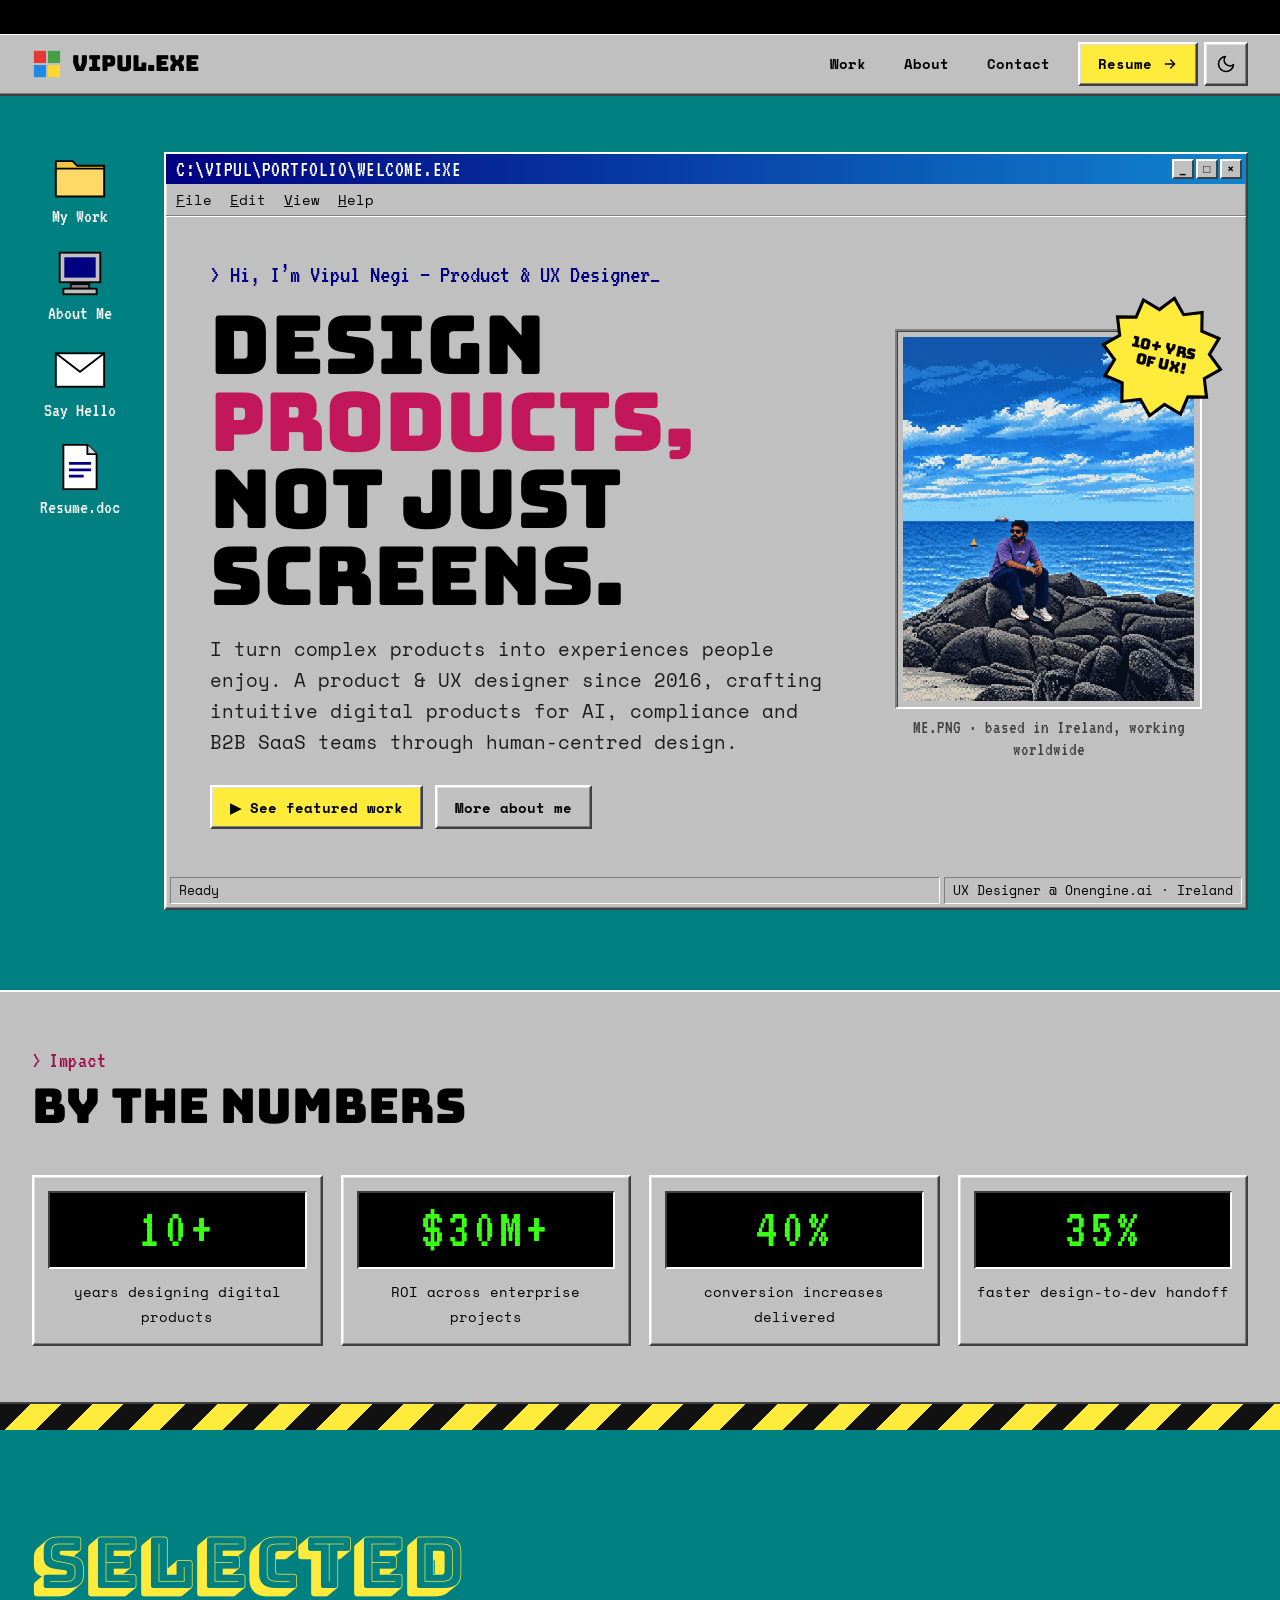
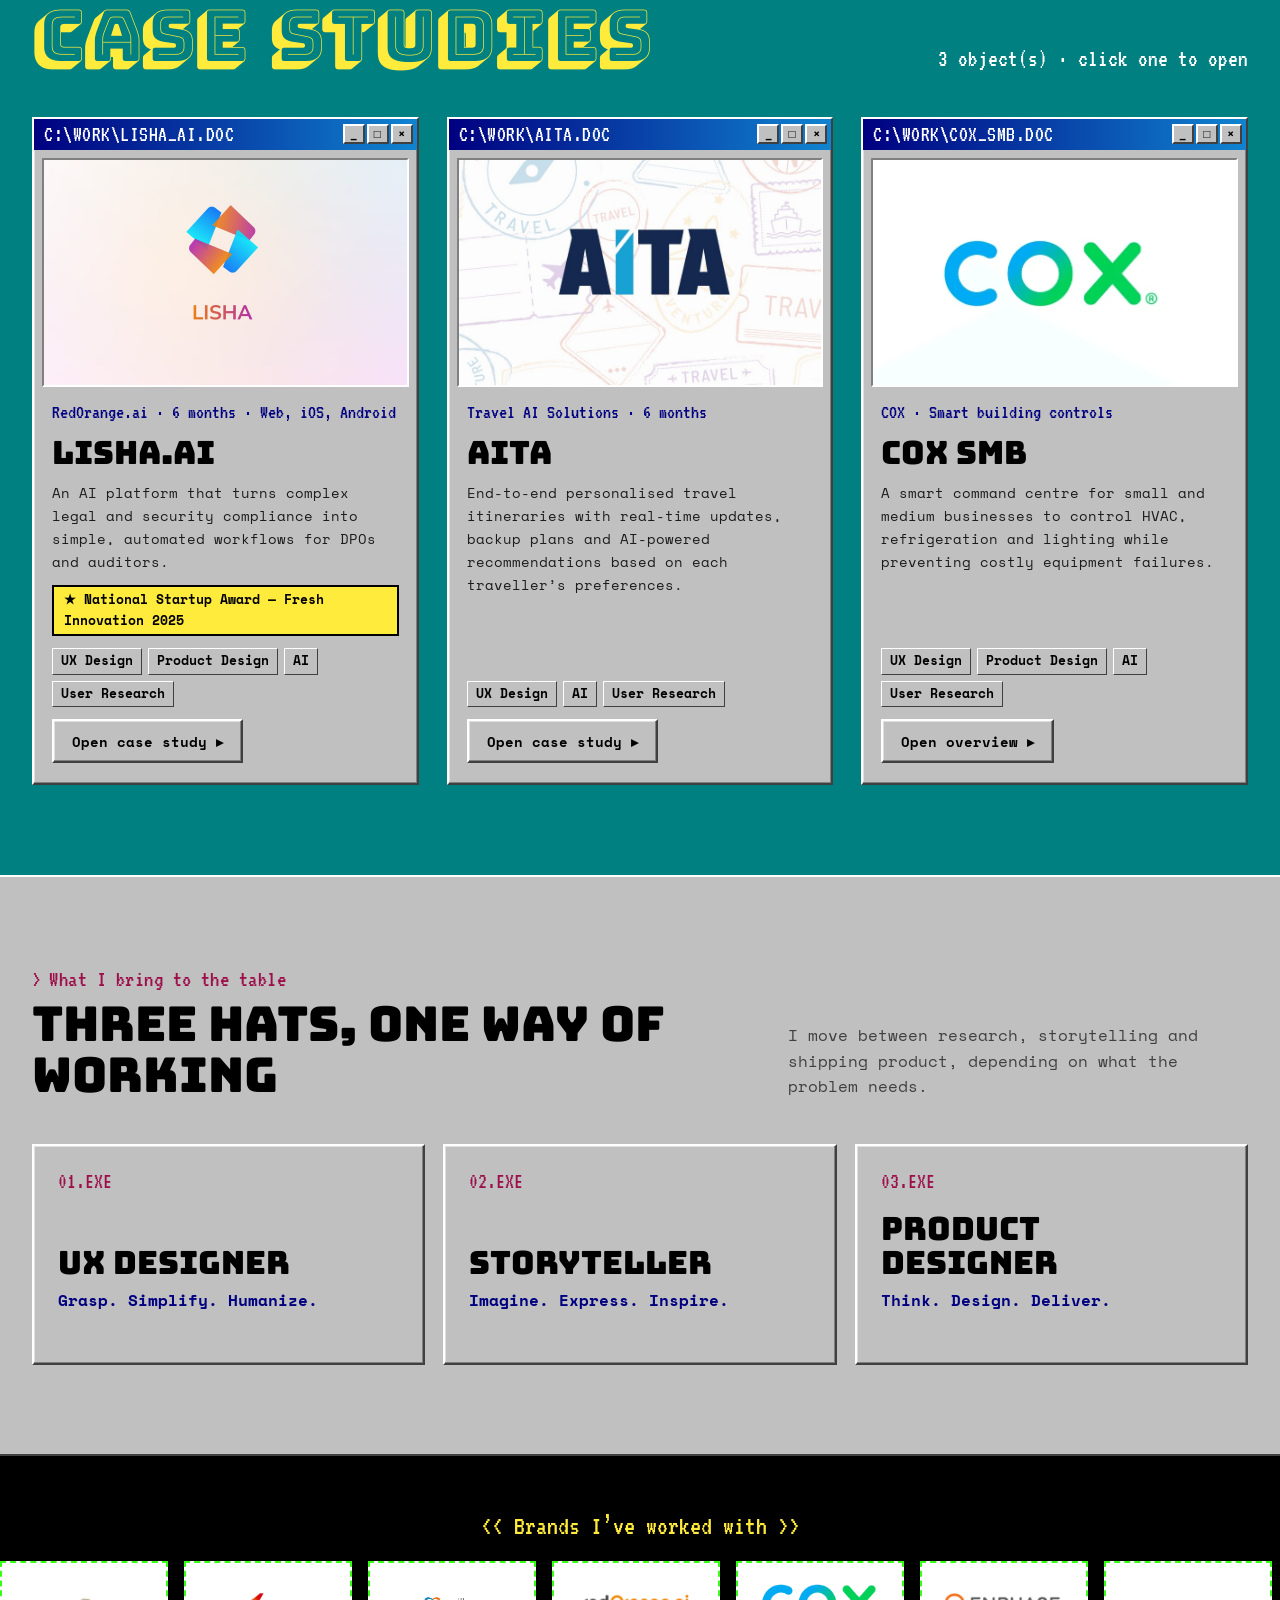
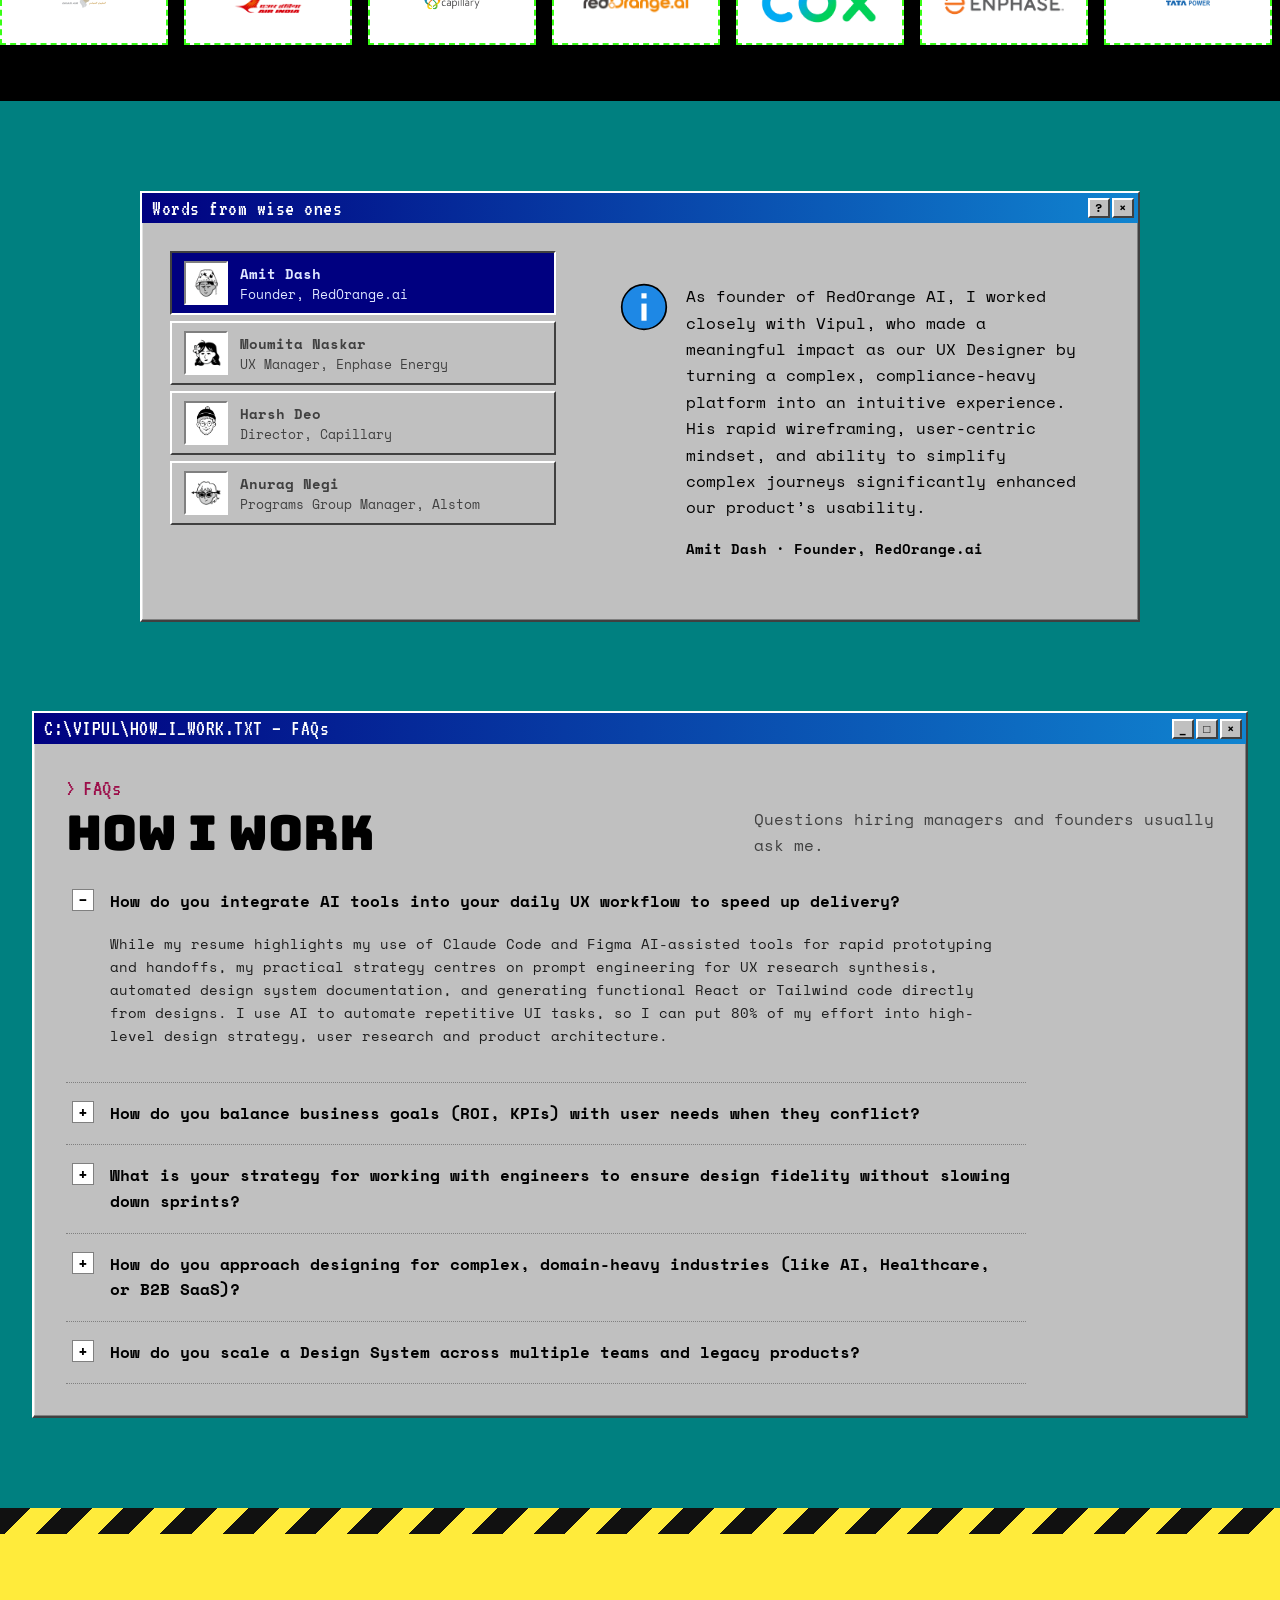
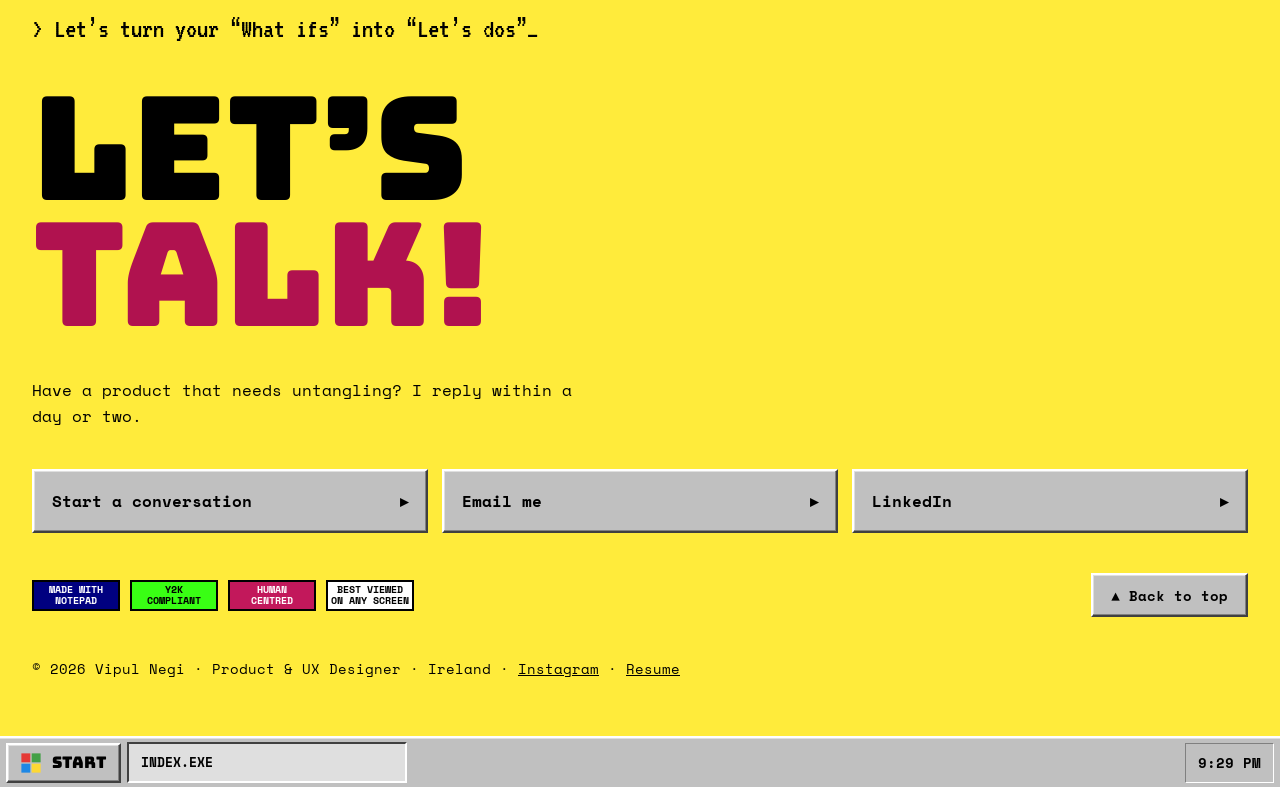
<file: index.html>
<!doctype html>
<html lang="en">
<head>
  <meta charset="utf-8">
  <meta name="viewport" content="width=device-width, initial-scale=1">
  <title>Vipul Negi — Product & UX Designer</title>
  <meta name="description" content="Vipul Negi is a product and UX designer crafting intuitive digital products for AI, compliance and B2B SaaS since 2016.">
  <meta property="og:title" content="Vipul Negi — Product & UX Designer">
  <meta property="og:description" content="Design products, not just screens.">
  <meta property="og:image" content="assets/img/Glxarh1lnlfAUOtkj8WGvzNZMcg.jpg">
  <link rel="icon" href="assets/img/favicon.svg" type="image/svg+xml">
  <link rel="preload" href="assets/fonts/bungee-latin-400-normal.woff2" as="font" type="font/woff2" crossorigin>
  <link rel="stylesheet" href="assets/css/styles.css">
  <script>try{var t=localStorage.getItem("theme");if(t)document.documentElement.dataset.theme=t}catch(e){}</script>
</head>
<body data-page="index.html" data-window="off">
  <a class="skip-link" href="#main">Skip to content</a>
  <header id="site-header"></header>

  <main id="main">

    <!-- ============ HERO: the desktop ============ -->
    <section class="desktop">
      <div class="container desktop-grid">
        <nav class="desk-icons" aria-label="Desktop shortcuts">
          <a class="desk-icon" href="#work">
            <svg viewBox="0 0 56 48" aria-hidden="true"><path d="M2 8h18l5 5h29v33H2z" fill="#f6c343" stroke="#000" stroke-width="2"/><path d="M2 16h52v30H2z" fill="#ffd966" stroke="#000" stroke-width="2"/></svg>
            <span>My Work</span>
          </a>
          <a class="desk-icon" href="about.html">
            <svg viewBox="0 0 52 52" aria-hidden="true"><rect x="4" y="4" width="44" height="32" fill="#c0c0c0" stroke="#000" stroke-width="2"/><rect x="9" y="9" width="34" height="22" fill="#000080"/><rect x="16" y="38" width="20" height="5" fill="#808080" stroke="#000" stroke-width="2"/><rect x="8" y="43" width="36" height="6" fill="#c0c0c0" stroke="#000" stroke-width="2"/></svg>
            <span>About Me</span>
          </a>
          <a class="desk-icon" href="contact.html">
            <svg viewBox="0 0 56 44" aria-hidden="true"><rect x="2" y="4" width="52" height="36" fill="#fff" stroke="#000" stroke-width="2"/><path d="M2 4l26 20L54 4" fill="none" stroke="#000" stroke-width="2"/></svg>
            <span>Say Hello</span>
          </a>
          <a class="desk-icon" href="https://drive.google.com/file/d/1iauAGseeMoaIC74NTz6H7hw4zyhPWUAh/view?usp=sharing" target="_blank" rel="noopener">
            <svg viewBox="0 0 44 52" aria-hidden="true"><path d="M4 2h26l10 10v38H4z" fill="#fff" stroke="#000" stroke-width="2"/><path d="M30 2v10h10" fill="#dfdfdf" stroke="#000" stroke-width="2"/><path d="M10 22h24M10 29h24M10 36h16" stroke="#000080" stroke-width="3"/></svg>
            <span>Resume.doc</span>
          </a>
        </nav>

        <div class="hero-window win reveal">
          <div class="titlebar"><span>C:\VIPUL\PORTFOLIO\WELCOME.EXE</span><span class="ctls" aria-hidden="true"><span class="ctl">_</span><span class="ctl">□</span><span class="ctl">×</span></span></div>
          <div class="menubar" aria-hidden="true"><span><u>F</u>ile</span><span><u>E</u>dit</span><span><u>V</u>iew</span><span><u>H</u>elp</span></div>
          <div class="hero-body">
            <div>
              <p class="prompt">&gt; Hi, I’m Vipul Negi — Product &amp; UX Designer<span class="blink">_</span></p>
              <h1>Design <em>products,</em> not just screens.</h1>
              <p class="lead">I turn complex products into experiences people enjoy. A product &amp; UX designer since 2016, crafting intuitive digital products for AI, compliance and B2B SaaS teams through human-centred design.</p>
              <div class="hero-cta">
                <a class="btn btn--primary" href="#work">▶ See featured work</a>
                <a class="btn" href="about.html">More about me</a>
              </div>
            </div>
            <figure class="portrait">
              <div class="frame sunken"><img src="assets/img/cOhpmrDGlhqRqouPaykukZ7jaLA.png" alt="Vipul Negi sitting on rocks by the sea"></div>
              <figcaption>ME.PNG · based in Ireland, working worldwide</figcaption>
              <div class="starburst" aria-hidden="true"><svg viewBox="0 0 120 120" aria-hidden="true"><polygon points="118,60 104.4,71.9 110.2,89 92.5,92.5 89,110.2 71.9,104.4 60,118 48.1,104.4 31,110.2 27.5,92.5 9.8,89 15.6,71.9 2,60 15.6,48.1 9.8,31 27.5,27.5 31,9.8 48.1,15.6 60,2 71.9,15.6 89,9.8 92.5,27.5 110.2,31 104.4,48.1" fill="#ffeb3b" stroke="#000" stroke-width="3"/></svg><span>10+ YRS<br>OF UX!</span></div>
            </figure>
          </div>
          <div class="statusbar"><span>Ready</span><span>UX Designer @ Onengine.ai · Ireland</span></div>
        </div>
      </div>
    </section>

    <!-- ============ NUMBERS: hit counters (edit freely) ============ -->
    <section class="counters section--tight" aria-labelledby="numbers-title">
      <div class="container">
        <div class="section-head reveal"><div><span class="eyebrow">Impact</span><h2 id="numbers-title">By the numbers</h2></div></div>
        <div class="stats reveal">
          <div class="stat win"><b>10+</b><span>years designing digital products</span></div>
          <div class="stat win"><b>$30M+</b><span>ROI across enterprise projects</span></div>
          <div class="stat win"><b>40%</b><span>conversion increases delivered</span></div>
          <div class="stat win"><b>35%</b><span>faster design-to-dev handoff</span></div>
        </div>
      </div>
    </section>

    <div class="tape" aria-hidden="true"></div>

    <!-- ============ FEATURED WORK ============ -->
    <section class="section work-zone" id="work">
      <div class="container">
        <div class="section-head reveal">
          <h2>Selected<br>case studies</h2>
          <p>3 object(s) · click one to open</p>
        </div>
        <!-- To add a project: copy one <a class="work-card"> block and a page in /work -->
        <div class="work-list">
          <a class="work-card win reveal" href="work/lisha.html">
            <div class="titlebar"><span>C:\WORK\LISHA_AI.DOC</span><span class="ctls" aria-hidden="true"><span class="ctl">_</span><span class="ctl">□</span><span class="ctl">×</span></span></div>
            <div class="work-media sunken"><img src="assets/img/Glxarh1lnlfAUOtkj8WGvzNZMcg.jpg" alt="Lisha.ai product cover" loading="lazy"></div>
            <div class="work-body">
              <span class="meta">RedOrange.ai · 6 months · Web, iOS, Android</span>
              <h3>Lisha.ai</h3>
              <p>An AI platform that turns complex legal and security compliance into simple, automated workflows for DPOs and auditors.</p>
              <span class="award">★ National Startup Award — Fresh Innovation 2025</span>
              <ul class="tags"><li class="tag">UX Design</li><li class="tag">Product Design</li><li class="tag">AI</li><li class="tag">User Research</li></ul>
              <span class="btn link-arrow">Open case study ▸</span>
            </div>
          </a>

          <a class="work-card win reveal" href="work/aita.html">
            <div class="titlebar"><span>C:\WORK\AITA.DOC</span><span class="ctls" aria-hidden="true"><span class="ctl">_</span><span class="ctl">□</span><span class="ctl">×</span></span></div>
            <div class="work-media sunken"><img src="assets/img/vey6mPAYGoGwX3H9RWZO21fNukY.jpg" alt="AITA travel planner cover" loading="lazy"></div>
            <div class="work-body">
              <span class="meta">Travel AI Solutions · 6 months</span>
              <h3>AITA</h3>
              <p>End-to-end personalised travel itineraries with real-time updates, backup plans and AI-powered recommendations based on each traveller’s preferences.</p>
              <ul class="tags"><li class="tag">UX Design</li><li class="tag">AI</li><li class="tag">User Research</li></ul>
              <span class="btn link-arrow">Open case study ▸</span>
            </div>
          </a>

          <a class="work-card win reveal" href="work/cox-smb.html">
            <div class="titlebar"><span>C:\WORK\COX_SMB.DOC</span><span class="ctls" aria-hidden="true"><span class="ctl">_</span><span class="ctl">□</span><span class="ctl">×</span></span></div>
            <div class="work-media sunken"><img src="assets/img/Yi8vwq3SU9J6XpPV1vQAqVuyR8A.webp" alt="COX SMB cover" loading="lazy"></div>
            <div class="work-body">
              <span class="meta">COX · Smart building controls</span>
              <h3>COX SMB</h3>
              <p>A smart command centre for small and medium businesses to control HVAC, refrigeration and lighting while preventing costly equipment failures.</p>
              <ul class="tags"><li class="tag">UX Design</li><li class="tag">Product Design</li><li class="tag">AI</li><li class="tag">User Research</li></ul>
              <span class="btn link-arrow">Open overview ▸</span>
            </div>
          </a>
        </div>
      </div>
    </section>

    <!-- ============ WHAT I BRING ============ -->
    <section class="section counters">
      <div class="container">
        <div class="section-head reveal">
          <div>
            <span class="eyebrow">What I bring to the table</span>
            <h2>Three hats, one way of working</h2>
          </div>
          <p>I move between research, storytelling and shipping product, depending on what the problem needs.</p>
        </div>
        <!-- Phrases rotate: separate them with | -->
        <div class="roles">
          <!-- Phrases rotate: separate them with | -->
          <article class="role win reveal">
            <span class="role-num">01</span>
            <div>
              <h3>UX Designer</h3>
              <p class="rotator" data-rotate="Grasp. Simplify. Humanize. | Empathize. Explore. Design. | Observe. Understand. Solve. | People. Problems. Possibilities. | Research. Insight. Experience.">Grasp. Simplify. Humanize.</p>
            </div>
          </article>
          <article class="role win reveal">
            <span class="role-num">02</span>
            <div>
              <h3>Storyteller</h3>
              <p class="rotator" data-rotate="Imagine. Express. Inspire. | Find. Frame. Tell. | Notice. Connect. Narrate. | Stories. People. Meaning. | Curiosity. Observe. Story.">Imagine. Express. Inspire.</p>
            </div>
          </article>
          <article class="role win reveal">
            <span class="role-num">03</span>
            <div>
              <h3>Product Designer</h3>
              <p class="rotator" data-rotate="Think. Design. Deliver. | Discover. Define. Build. | Problem. Product. Impact. | Listen. Solve. Improve. | Research. Design. Launch.">Think. Design. Deliver.</p>
            </div>
          </article>
        </div>
      </div>
    </section>

    <!-- ============ BRANDS: the webring ============ -->
    <section class="webring section--tight" aria-labelledby="brands-title">
      <div class="container"><p class="ring-title" id="brands-title">Brands I’ve worked with</p></div>
      <div class="marquee">
        <div class="marquee-track">
          <div class="brand-logo"><img src="assets/img/ocUWHLJAEMunWzzRpYOYFtVQXE.webp" alt="Oman Air"></div>
          <div class="brand-logo"><img src="assets/img/3BycD21JoBTmWNvm5VvNLQiN7tk.webp" alt="Air India"></div>
          <div class="brand-logo"><img src="assets/img/hy5cziCh88X0J9t7Gav6uR4UhQc.webp" alt="Capillary"></div>
          <div class="brand-logo"><img src="assets/img/Fxg2FGEubr5YWNH93VieG66vM0.webp" alt="RedOrange.ai"></div>
          <div class="brand-logo"><img src="assets/img/XQMD2drjnRiUCKEWa6IvswdnDA.webp" alt="COX"></div>
          <div class="brand-logo"><img src="assets/img/RSmgVYVVqG4qr8qo3y8dwoiusrY.png" alt="Enphase"></div>
          <div class="brand-logo"><img src="assets/img/qN76sJh9FLoovj2DNsf9cD52hQ.webp" alt="Tata Power"></div>
          <div class="brand-logo"><img src="assets/img/SUkWXrPWS7YACzeo1ERLh5d7d0o.webp" alt="Venwiz"></div>
        </div>
      </div>
    </section>

    <!-- ============ TESTIMONIALS: a dialog with tabs ============ -->
    <section class="section">
      <div class="container">
        <div class="dialog win reveal">
          <div class="titlebar"><span>Words from wise ones</span><span class="ctls" aria-hidden="true"><span class="ctl">?</span><span class="ctl">×</span></span></div>
          <div class="testimonials" data-tabs>
          <div class="t-list" role="tablist" aria-label="Testimonials" aria-orientation="vertical">
            <button class="t-person" role="tab" id="t-tab-1" aria-controls="t-1" aria-selected="true">
              <img src="assets/img/UaCqn8uPOMnKkawohJJHC86LEq8.png" alt="">
              <span><b>Amit Dash</b><span>Founder, RedOrange.ai</span></span>
            </button>
            <button class="t-person" role="tab" id="t-tab-2" aria-controls="t-2" aria-selected="false" tabindex="-1">
              <img src="assets/img/NvaWc3DNeo6ROKNyc1zUU98.png" alt="">
              <span><b>Moumita Naskar</b><span>UX Manager, Enphase Energy</span></span>
            </button>
            <button class="t-person" role="tab" id="t-tab-3" aria-controls="t-3" aria-selected="false" tabindex="-1">
              <img src="assets/img/iDDTjBChyF0eyYSPAKhSDXUhJdA.png" alt="">
              <span><b>Harsh Deo</b><span>Director, Capillary</span></span>
            </button>
            <button class="t-person" role="tab" id="t-tab-4" aria-controls="t-4" aria-selected="false" tabindex="-1">
              <img src="assets/img/euc5zRXpFdqSLZVW90GY1Izw8c.png" alt="">
              <span><b>Anurag Negi</b><span>Programs Group Manager, Alstom</span></span>
            </button>
          </div>
          <div>
            <article class="t-panel" role="tabpanel" id="t-1" aria-labelledby="t-tab-1">
              <span class="quote-mark" aria-hidden="true">“</span>
              <div><blockquote>As founder of RedOrange AI, I worked closely with Vipul, who made a meaningful impact as our UX Designer by turning a complex, compliance-heavy platform into an intuitive experience. His rapid wireframing, user-centric mindset, and ability to simplify complex journeys significantly enhanced our product’s usability.</blockquote>
              <footer>Amit Dash · Founder, RedOrange.ai</footer></div>
            </article>
            <article class="t-panel" role="tabpanel" id="t-2" aria-labelledby="t-tab-2" hidden>
              <span class="quote-mark" aria-hidden="true">“</span>
              <div><blockquote>Vipul is an exceptional UX designer whose creative prowess, meticulous attention to detail, and user-centric approach consistently deliver outstanding results. A truly collaborative and dedicated professional, he elevates any project he works on and is a valuable asset to any team.</blockquote>
              <footer>Moumita Naskar · UX Manager, Enphase Energy</footer></div>
            </article>
            <article class="t-panel" role="tabpanel" id="t-3" aria-labelledby="t-tab-3" hidden>
              <span class="quote-mark" aria-hidden="true">“</span>
              <div><blockquote>In just two months, he quickly mastered our complex product and successfully delivered a massive project under tight remote-working constraints. His exceptional work quality showcased both his high-level technical skill and genuine passion for UX design.</blockquote>
              <footer>Harsh Deo · Director, Capillary</footer></div>
            </article>
            <article class="t-panel" role="tabpanel" id="t-4" aria-labelledby="t-tab-4" hidden>
              <span class="quote-mark" aria-hidden="true">“</span>
              <div><blockquote>Vipul consistently exceeded expectations with his exceptional UX/UI skills, providing creative design iterations and proactive improvements. Despite remote work challenges, he delivered a massive project within tight deadlines, making his dedication and expertise highly recommended.</blockquote>
              <footer>Anurag Negi · Programs Group Manager, Alstom</footer></div>
            </article>
          </div>
        </div>
        </div>
      </div>
    </section>

    <!-- ============ FAQ ============ -->
    <section class="section" style="padding-top:0">
      <div class="container">
        <div class="win reveal">
          <div class="titlebar"><span>C:\VIPUL\HOW_I_WORK.TXT — FAQs</span><span class="ctls" aria-hidden="true"><span class="ctl">_</span><span class="ctl">□</span><span class="ctl">×</span></span></div>
          <div style="padding:clamp(18px,3vw,32px)">
            <div class="section-head" style="margin-bottom:12px">
              <div><span class="eyebrow">FAQs</span><h2>How I work</h2></div>
              <p>Questions hiring managers and founders usually ask me.</p>
            </div>
            <div class="faq">
          <details open>
            <summary>How do you integrate AI tools into your daily UX workflow to speed up delivery?</summary>
            <div class="answer"><p>While my resume highlights my use of Claude Code and Figma AI-assisted tools for rapid prototyping and handoffs, my practical strategy centres on prompt engineering for UX research synthesis, automated design system documentation, and generating functional React or Tailwind code directly from designs. I use AI to automate repetitive UI tasks, so I can put 80% of my effort into high-level design strategy, user research and product architecture.</p></div>
          </details>
          <details>
            <summary>How do you balance business goals (ROI, KPIs) with user needs when they conflict?</summary>
            <div class="answer"><p>I treat design as a strategic business driver rather than just visual execution. When product requirements clash with optimal UX, I use quantitative data (A/B testing, drop-off rates) and business metrics to model the cost of friction. My goal is always win-win: aligning user success with measurable business outcomes, such as the $30M+ ROI and 40% conversion increases delivered across my enterprise projects.</p></div>
          </details>
          <details>
            <summary>What is your strategy for working with engineers to ensure design fidelity without slowing down sprints?</summary>
            <div class="answer"><p>My B.Tech in IT lets me speak fluent developer language, understand technical constraints, and design with system architecture in mind. I take part in sprint planning, keep component tokens aligned between Figma and code, and provide interactive prototypes alongside edge-case documentation. By bridging the gap early, I reduced design-to-development handoff time by 35% and cut UI bugs significantly.</p></div>
          </details>
          <details>
            <summary>How do you approach designing for complex, domain-heavy industries (like AI, Healthcare, or B2B SaaS)?</summary>
            <div class="answer"><p>I specialise in taking dense, non-intuitive domain logic, such as field service operations, AI SaaS or healthcare tracking, and turning it into simple, human-centred flows. I start with deep contextual inquiry and ethnographic user studies to learn the domain quickly. That rapid absorption let me deliver an end-to-end AI SaaS MVP within three months at RedOrange.ai.</p></div>
          </details>
          <details>
            <summary>How do you scale a Design System across multiple teams and legacy products?</summary>
            <div class="answer"><p>Scaling a design system needs a balance of governance and flexibility. I set up centralised, accessible (WCAG-compliant) component libraries with clear usage guidelines, plus contribution models so product teams can propose new patterns. At Onengine.ai and Code Craft, my standardised systems removed up to 40% of UI inconsistencies and sped up development across multiple cross-functional teams.</p></div>
          </details>
        </div>
          </div>
        </div>
      </div>
    </section>

  </main>

  <div id="site-footer"></div>
  <script src="assets/js/main.js"></script>
</body>
</html>
</file>
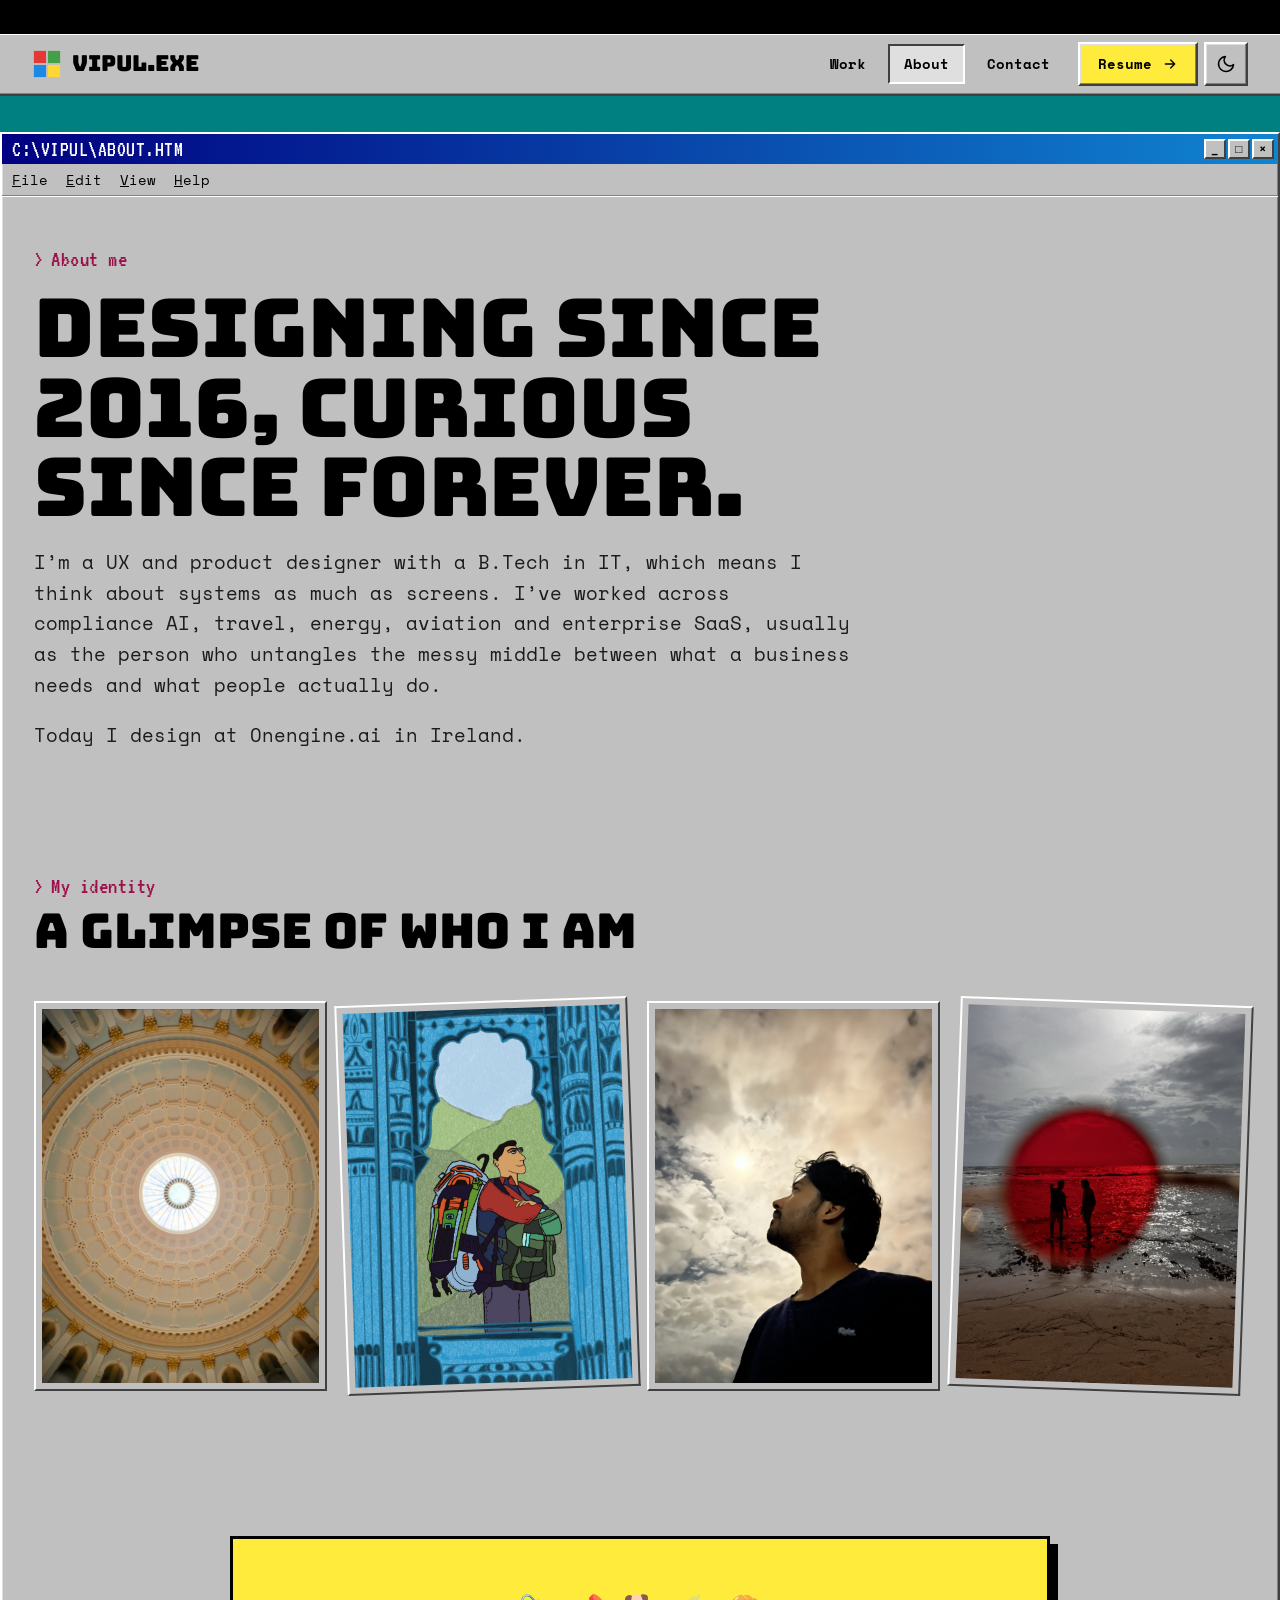
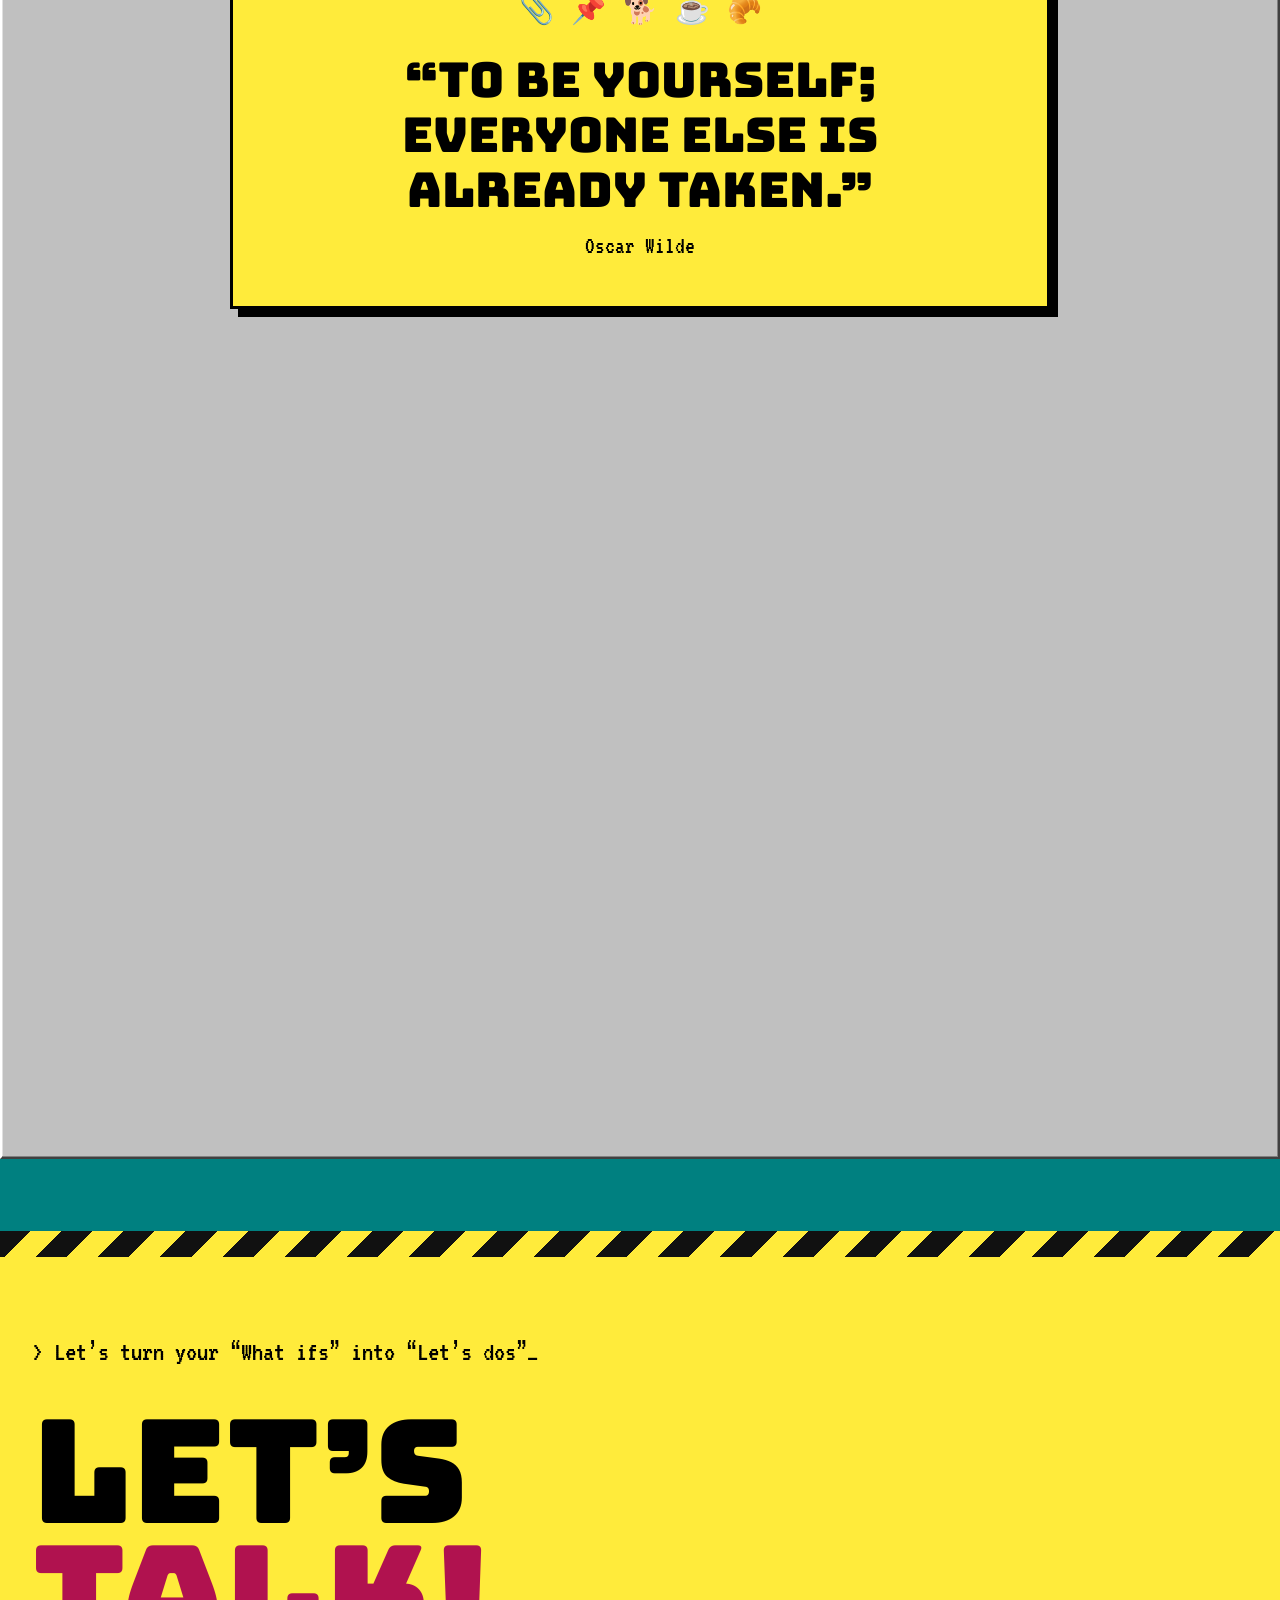
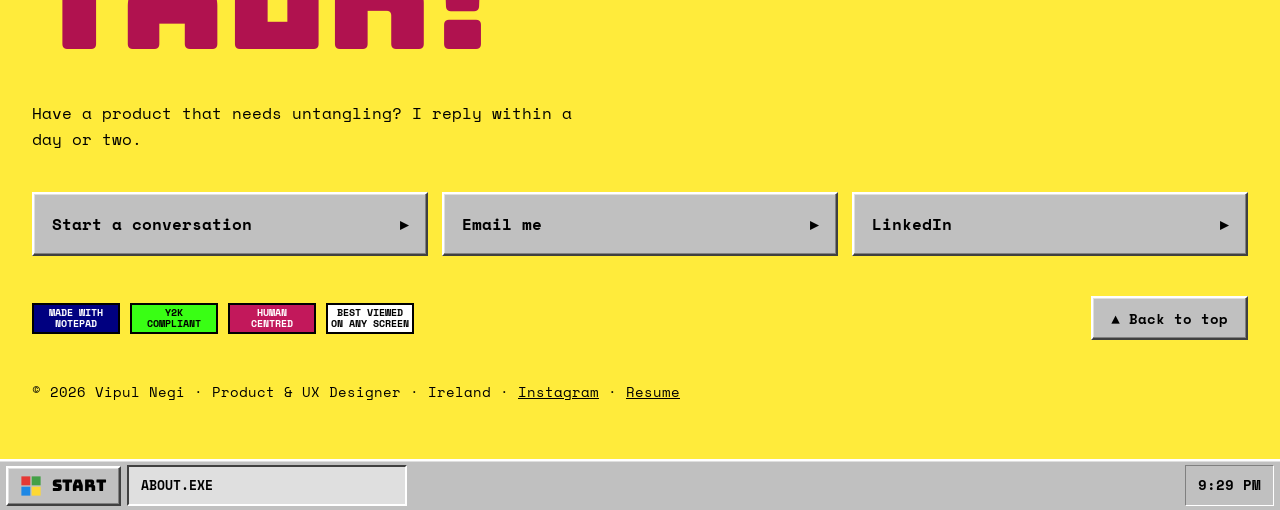
<file: about.html>
<!doctype html>
<html lang="en">
<head>
  <meta charset="utf-8">
  <meta name="viewport" content="width=device-width, initial-scale=1">
  <title>About — Vipul Negi</title>
  <meta name="description" content="Vipul Negi's journey as a UX researcher, product designer and storyteller, from India to Ireland.">
  <link rel="icon" href="assets/img/favicon.svg" type="image/svg+xml">
  <link rel="preload" href="assets/fonts/bungee-latin-400-normal.woff2" as="font" type="font/woff2" crossorigin>
  <link rel="stylesheet" href="assets/css/styles.css">
  <script>try{var t=localStorage.getItem("theme");if(t)document.documentElement.dataset.theme=t}catch(e){}</script>
</head>
<body data-page="about.html">
  <a class="skip-link" href="#main">Skip to content</a>
  <header id="site-header"></header>

  <main id="main">

    <!-- ============ INTRO ============ -->
    <section class="hero">
      <div class="container">
        <div class="reveal" style="max-width:820px">
          <span class="eyebrow">About me</span>
          <h1>Designing since 2016, curious since forever.</h1>
          <p class="lead">I’m a UX and product designer with a B.Tech in IT, which means I think about systems as much as screens. I’ve worked across compliance AI, travel, energy, aviation and enterprise SaaS, usually as the person who untangles the messy middle between what a business needs and what people actually do.</p>
          <!-- TODO(Vipul): add a line about life outside work, in your own words -->
          <p class="lead">Today I design at Onengine.ai in Ireland.</p>
        </div>
      </div>
    </section>

    <!-- ============ IDENTITY ============ -->
    <section class="section--tight" aria-labelledby="identity-title">
      <div class="container">
        <div class="section-head reveal">
          <div>
            <span class="eyebrow">My identity</span>
            <h2 id="identity-title">A glimpse of who I am</h2>
          </div>
        </div>
        <div class="identity reveal">
          <figure><img src="assets/img/R4LTV8HdkyOVPOYTAYsPqfEVsk.jpg" alt="Ornate dome ceiling photographed from below" loading="lazy"></figure>
          <figure><img src="assets/img/2a8Sd1cvqRi1nzGAOmZqB2jGA.jpg" alt="Vipul in front of a colourful painted doorway" loading="lazy"></figure>
          <figure><img src="assets/img/FNzAOZjnpWb5HCdjyP5UWFxKyI.jpeg" alt="Vipul looking up at a cloudy sky" loading="lazy"></figure>
          <figure><img src="assets/img/a9zIYn7EjbiSl8jNM0NMch2Mri0.jpeg" alt="A red sun over the sea" loading="lazy"></figure>
        </div>
      </div>
    </section>

    <!-- ============ QUOTE ============ -->
    <section class="section">
      <div class="container">
        <figure class="pull-quote reveal">
          <div class="emoji-row" aria-hidden="true">📎 📌 🐕 ☕️ 🥐</div>
          <blockquote>“To be yourself; everyone else is already taken.”</blockquote>
          <cite>Oscar Wilde</cite>
        </figure>
      </div>
    </section>

    <!-- ============ JOURNEY ============ -->
    <section class="section" style="padding-top:0" aria-labelledby="journey-title">
      <div class="container">
        <div class="section-head reveal">
          <div>
            <span class="eyebrow">My journey</span>
            <h2 id="journey-title">Where I’ve been</h2>
          </div>
          <p>From research roles in India to leading product design for AI start-ups in Ireland.</p>
        </div>
        <!-- To add a role: copy one <li> and put it at the top -->
        <ol class="timeline reveal">
          <li>
            <span class="when">Feb 2026 – Present</span>
            <span class="co-logo"><img src="assets/img/pkEA1r4NxWWEcVj7nr9hb6OK6M.webp" alt="" loading="lazy"></span>
            <div><h3>UX Designer <span class="now">Now</span></h3><span class="where">Onengine.ai · Ireland</span></div>
          </li>
          <li>
            <span class="when">Jul 2024 – Dec 2024</span>
            <span class="co-logo"><img src="assets/img/Fxg2FGEubr5YWNH93VieG66vM0.webp" alt="" loading="lazy" style="object-fit:contain;padding:6px"></span>
            <div><h3>Senior Product Designer</h3><span class="where">RedOrange.ai · Ireland</span></div>
          </li>
          <li>
            <span class="when">Dec 2020 – Dec 2023</span>
            <span class="co-logo"><img src="assets/img/z35mg1JtMeu83caThkuDoS84hk.webp" alt="" loading="lazy"></span>
            <div><h3>UX Consultant</h3><span class="where">Code Craft Technology · India</span></div>
          </li>
          <li>
            <span class="when">Apr 2019 – Jul 2019</span>
            <span class="co-logo"><img src="assets/img/0EmB3jsJ9gAPZKBb0IngCE1pTwk.webp" alt="" loading="lazy" style="object-fit:contain;padding:4px"></span>
            <div><h3>UX Researcher</h3><span class="where">9Stacks · India</span></div>
          </li>
          <li>
            <span class="when">Jul 2017 – Jul 2018</span>
            <span class="co-logo"><img src="assets/img/uZM1TosUowRFVOW290XyqUeZo3I.webp" alt="" loading="lazy"></span>
            <div><h3>UI/UX Designer</h3><span class="where">CybuzzSC Infotech Pvt. Ltd. · India</span></div>
          </li>
          <li>
            <span class="when">Apr 2012 – Present</span>
            <span class="co-logo"><img src="assets/img/GLHSmtv02G9mup5bMem0x0j9Sk.webp" alt="" loading="lazy"></span>
            <div><h3>Freelance UI/UX Designer &amp; Researcher</h3><span class="where">Beyond Boundaries</span></div>
          </li>
        </ol>
      </div>
    </section>

  </main>

  <div id="site-footer"></div>
  <script src="assets/js/main.js"></script>
</body>
</html>
</file>
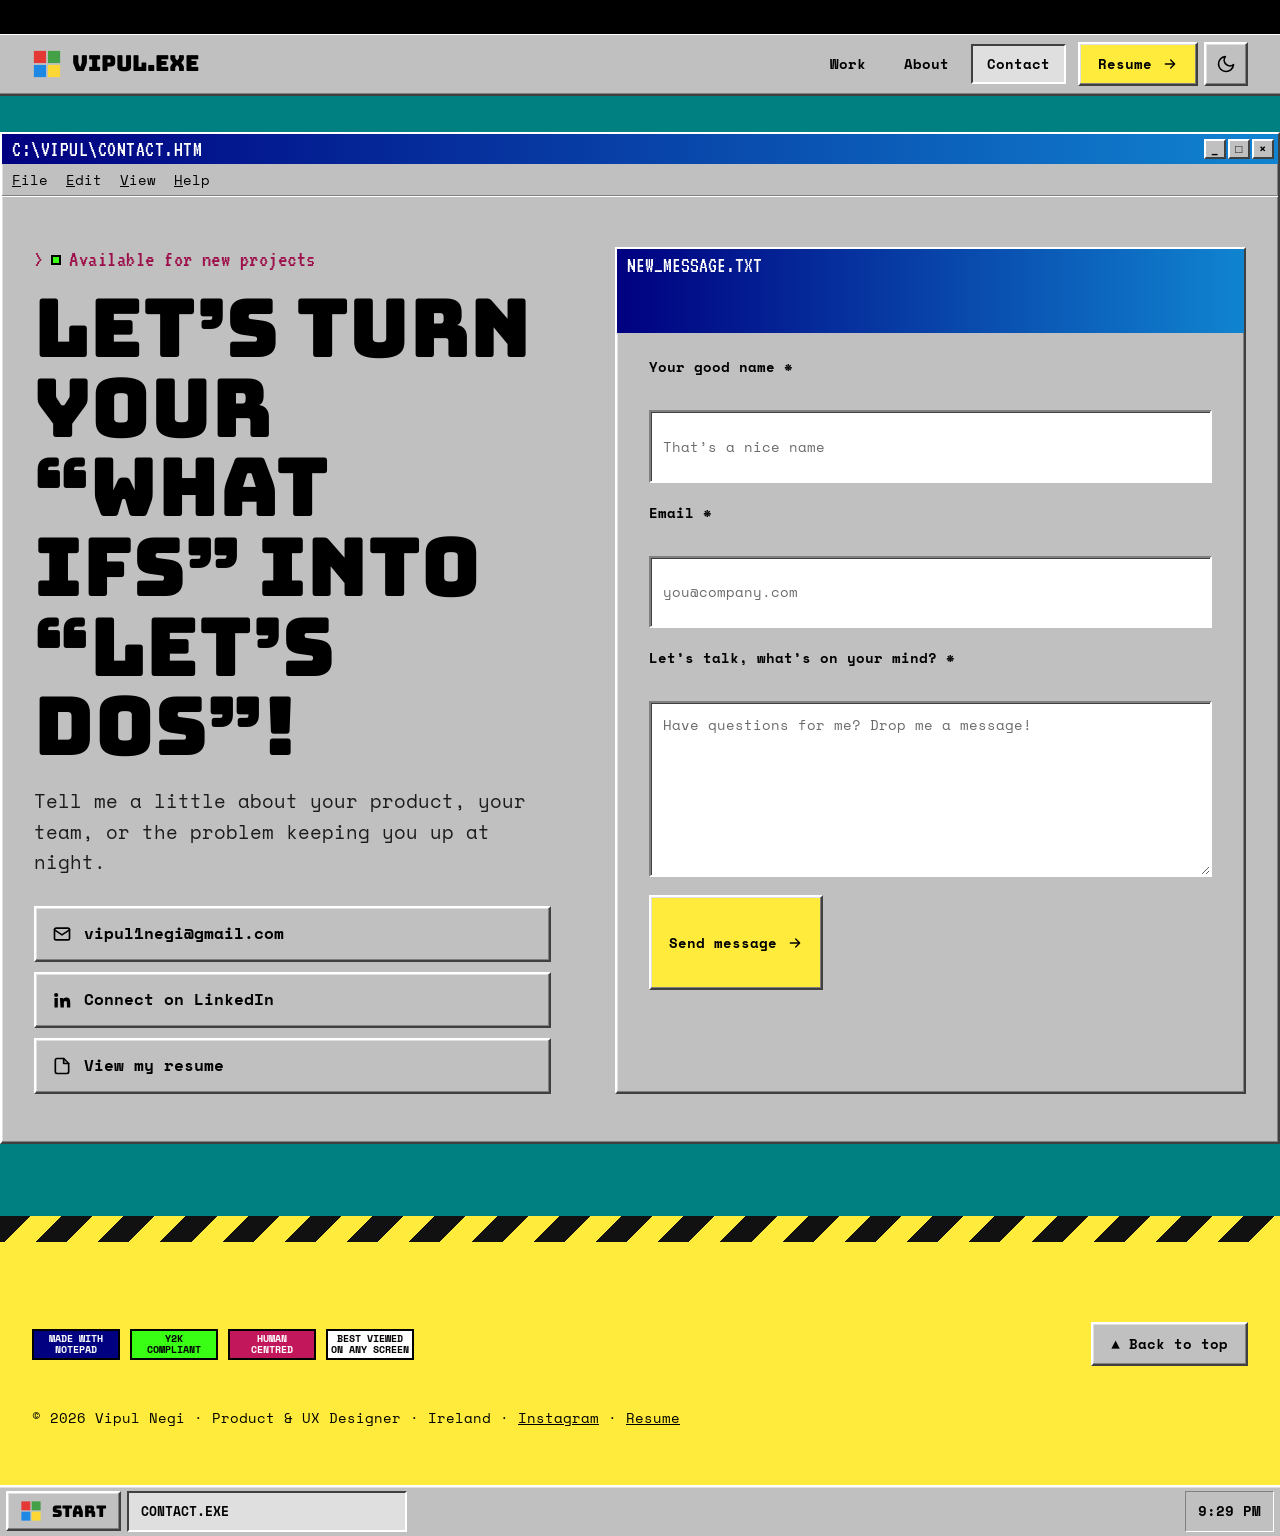
<file: contact.html>
<!doctype html>
<html lang="en">
<head>
  <meta charset="utf-8">
  <meta name="viewport" content="width=device-width, initial-scale=1">
  <title>Contact — Vipul Negi</title>
  <meta name="description" content="Get in touch with Vipul Negi about product design, UX research or a new project.">
  <link rel="icon" href="assets/img/favicon.svg" type="image/svg+xml">
  <link rel="preload" href="assets/fonts/bungee-latin-400-normal.woff2" as="font" type="font/woff2" crossorigin>
  <link rel="stylesheet" href="assets/css/styles.css">
  <script>try{var t=localStorage.getItem("theme");if(t)document.documentElement.dataset.theme=t}catch(e){}</script>
</head>
<body data-page="contact.html" data-cta-band="off">
  <a class="skip-link" href="#main">Skip to content</a>
  <header id="site-header"></header>

  <main id="main">
    <section class="hero">
      <div class="container contact-grid">
        <div class="reveal">
          <span class="eyebrow"><span class="dot"></span>Available for new projects</span>
          <h1 style="font-size:var(--fs-3xl)">Let’s turn your “What ifs” into “Let’s dos”!</h1>
          <p class="lead">Tell me a little about your product, your team, or the problem keeping you up at night.</p>
          <ul class="contact-list">
            <li><a href="mailto:vipul1negi@gmail.com">
              <svg viewBox="0 0 24 24" fill="none" stroke="currentColor" stroke-width="2" stroke-linecap="round" stroke-linejoin="round" aria-hidden="true"><rect x="3" y="5" width="18" height="14" rx="2"/><path d="M3 7l9 6 9-6"/></svg>
              vipul1negi@gmail.com</a></li>
            <li><a href="https://www.linkedin.com/in/vipul-negi19/" target="_blank" rel="noopener">
              <svg viewBox="0 0 24 24" fill="currentColor" aria-hidden="true"><path d="M4.98 3.5a2.5 2.5 0 1 1 0 5 2.5 2.5 0 0 1 0-5zM3 9.5h4V21H3zM9.5 9.5h3.8v1.6h.05c.53-1 1.83-2.05 3.77-2.05 4.03 0 4.78 2.65 4.78 6.1V21h-4v-5.1c0-1.22-.02-2.79-1.7-2.79-1.7 0-1.96 1.33-1.96 2.7V21h-4z"/></svg>
              Connect on LinkedIn</a></li>
            <li><a href="https://drive.google.com/file/d/1iauAGseeMoaIC74NTz6H7hw4zyhPWUAh/view?usp=sharing" target="_blank" rel="noopener">
              <svg viewBox="0 0 24 24" fill="none" stroke="currentColor" stroke-width="2" stroke-linecap="round" stroke-linejoin="round" aria-hidden="true"><path d="M14 3H6a2 2 0 0 0-2 2v14a2 2 0 0 0 2 2h12a2 2 0 0 0 2-2V9z"/><path d="M14 3v6h6"/></svg>
              View my resume</a></li>
          </ul>
        </div>

        <!-- Set data-endpoint="https://formspree.io/f/XXXX" to receive messages directly (see README) -->
        <form class="form reveal" id="contact-form" data-endpoint="" novalidate>
          <div class="field">
            <label for="name">Your good name *</label>
            <input id="name" name="name" type="text" autocomplete="name" placeholder="That’s a nice name" required>
          </div>
          <div class="field">
            <label for="email">Email *</label>
            <input id="email" name="email" type="email" autocomplete="email" placeholder="you@company.com" required>
          </div>
          <div class="field">
            <label for="message">Let’s talk, what’s on your mind? *</label>
            <textarea id="message" name="message" placeholder="Have questions for me? Drop me a message!" required></textarea>
          </div>
          <button class="btn btn--primary" type="submit" style="justify-self:start">Send message
            <svg viewBox="0 0 24 24" fill="none" stroke="currentColor" stroke-width="2" stroke-linecap="round" stroke-linejoin="round" aria-hidden="true"><path d="M5 12h14M13 6l6 6-6 6"/></svg>
          </button>
          <p class="form-note" data-status role="status" aria-live="polite"></p>
        </form>
      </div>
    </section>
  </main>

  <div id="site-footer"></div>
  <script src="assets/js/main.js"></script>
</body>
</html>
</file>
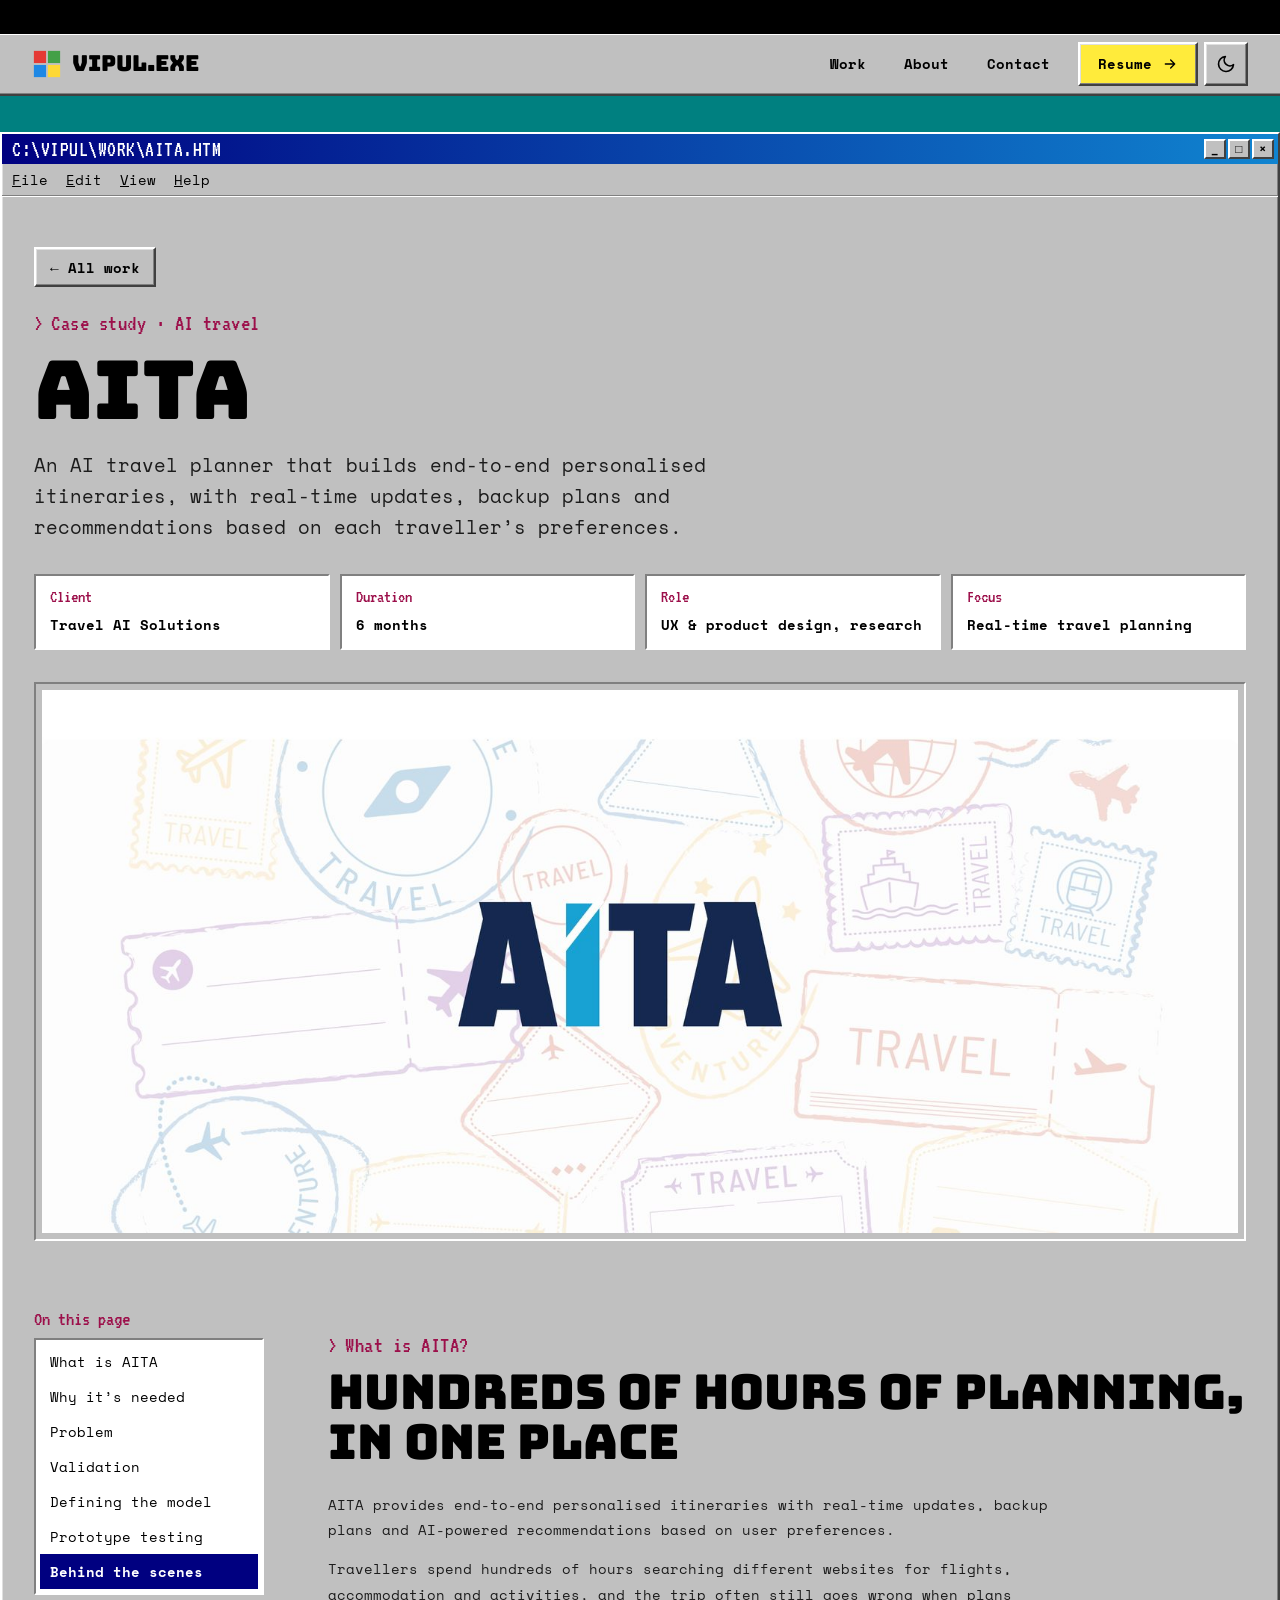
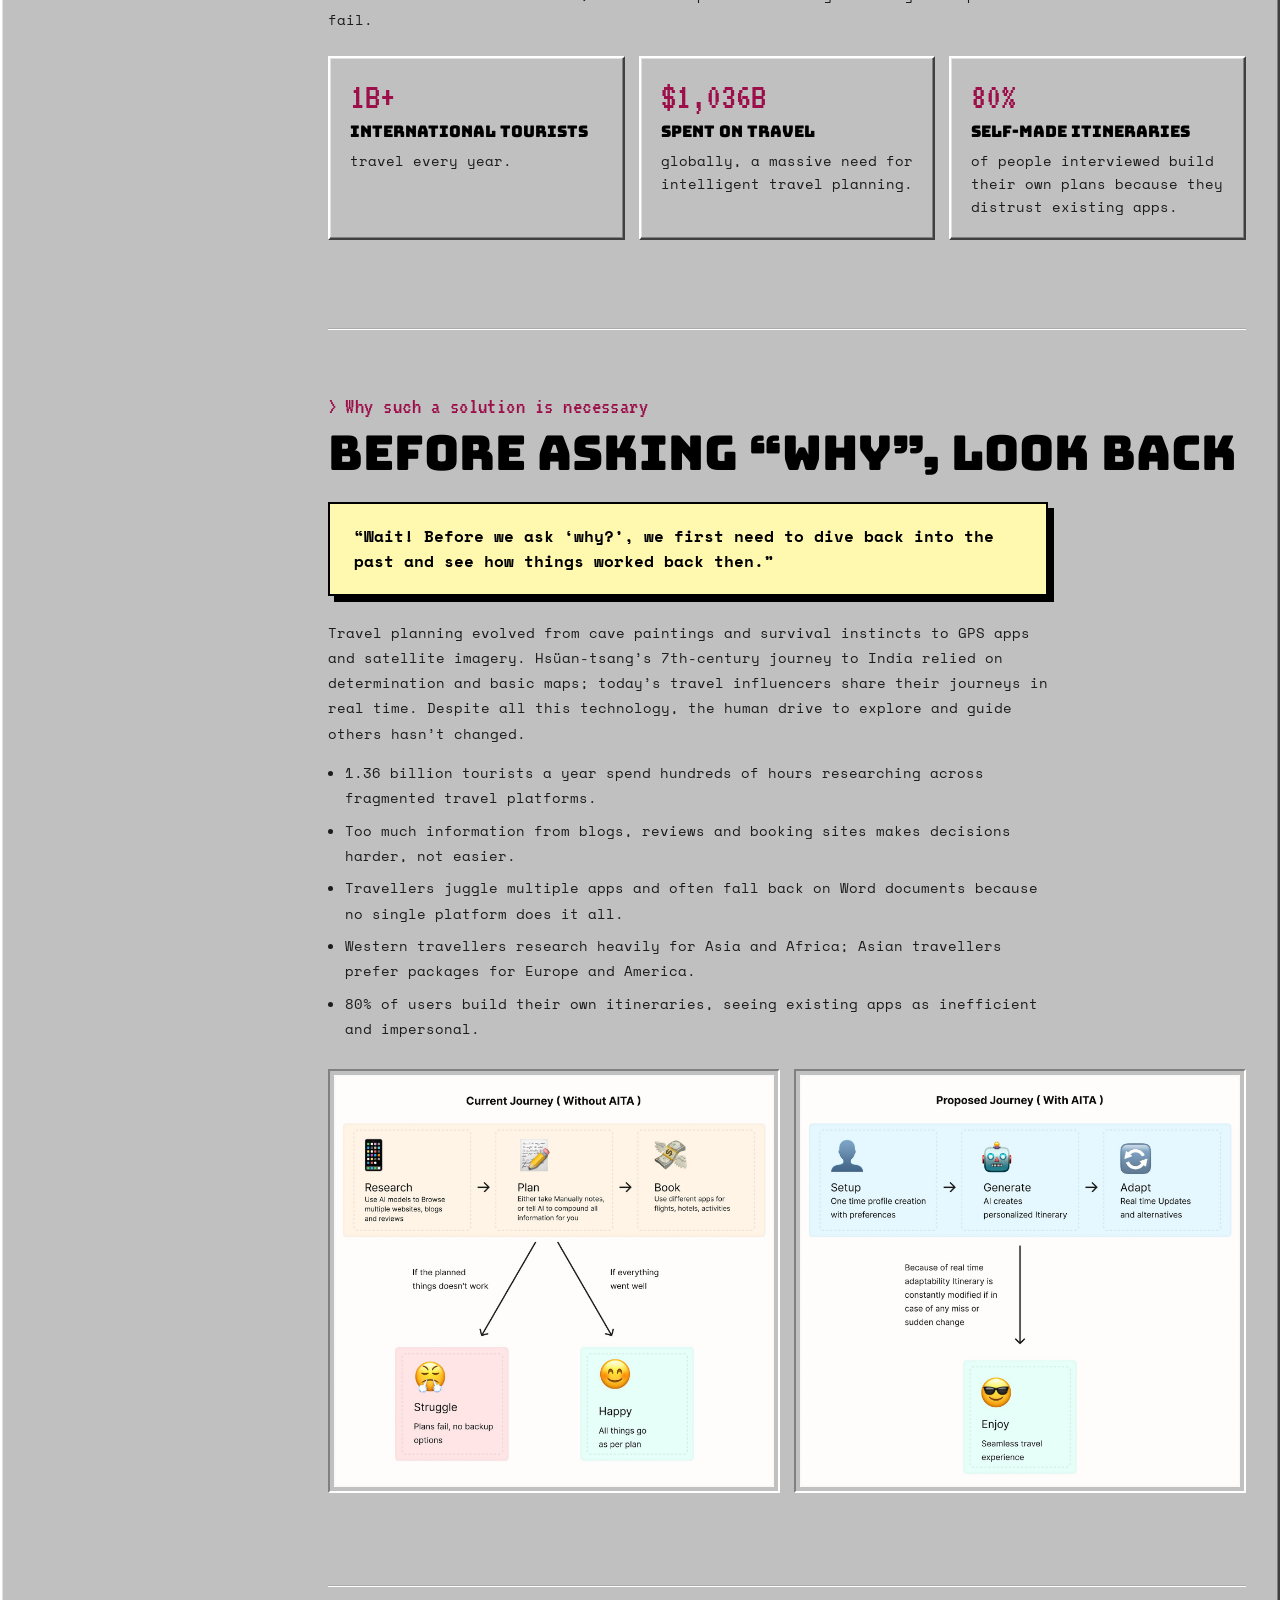
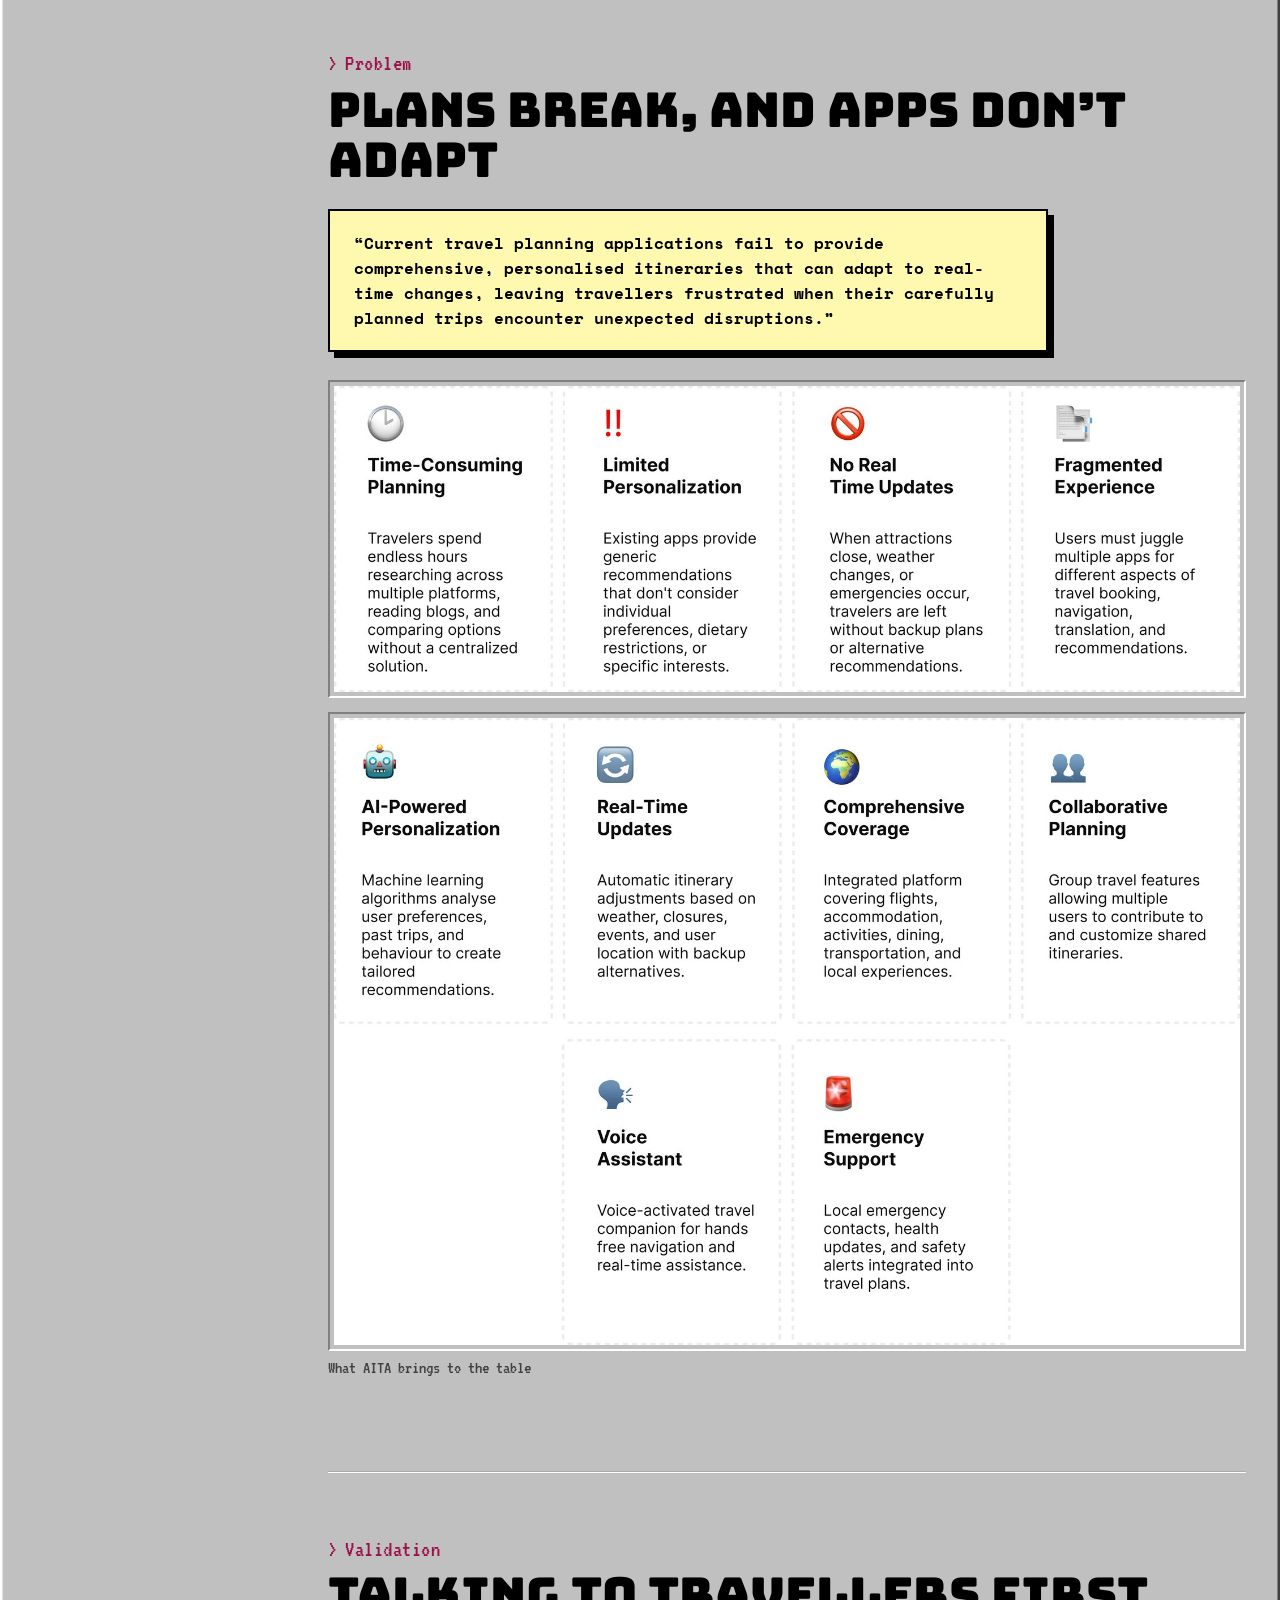
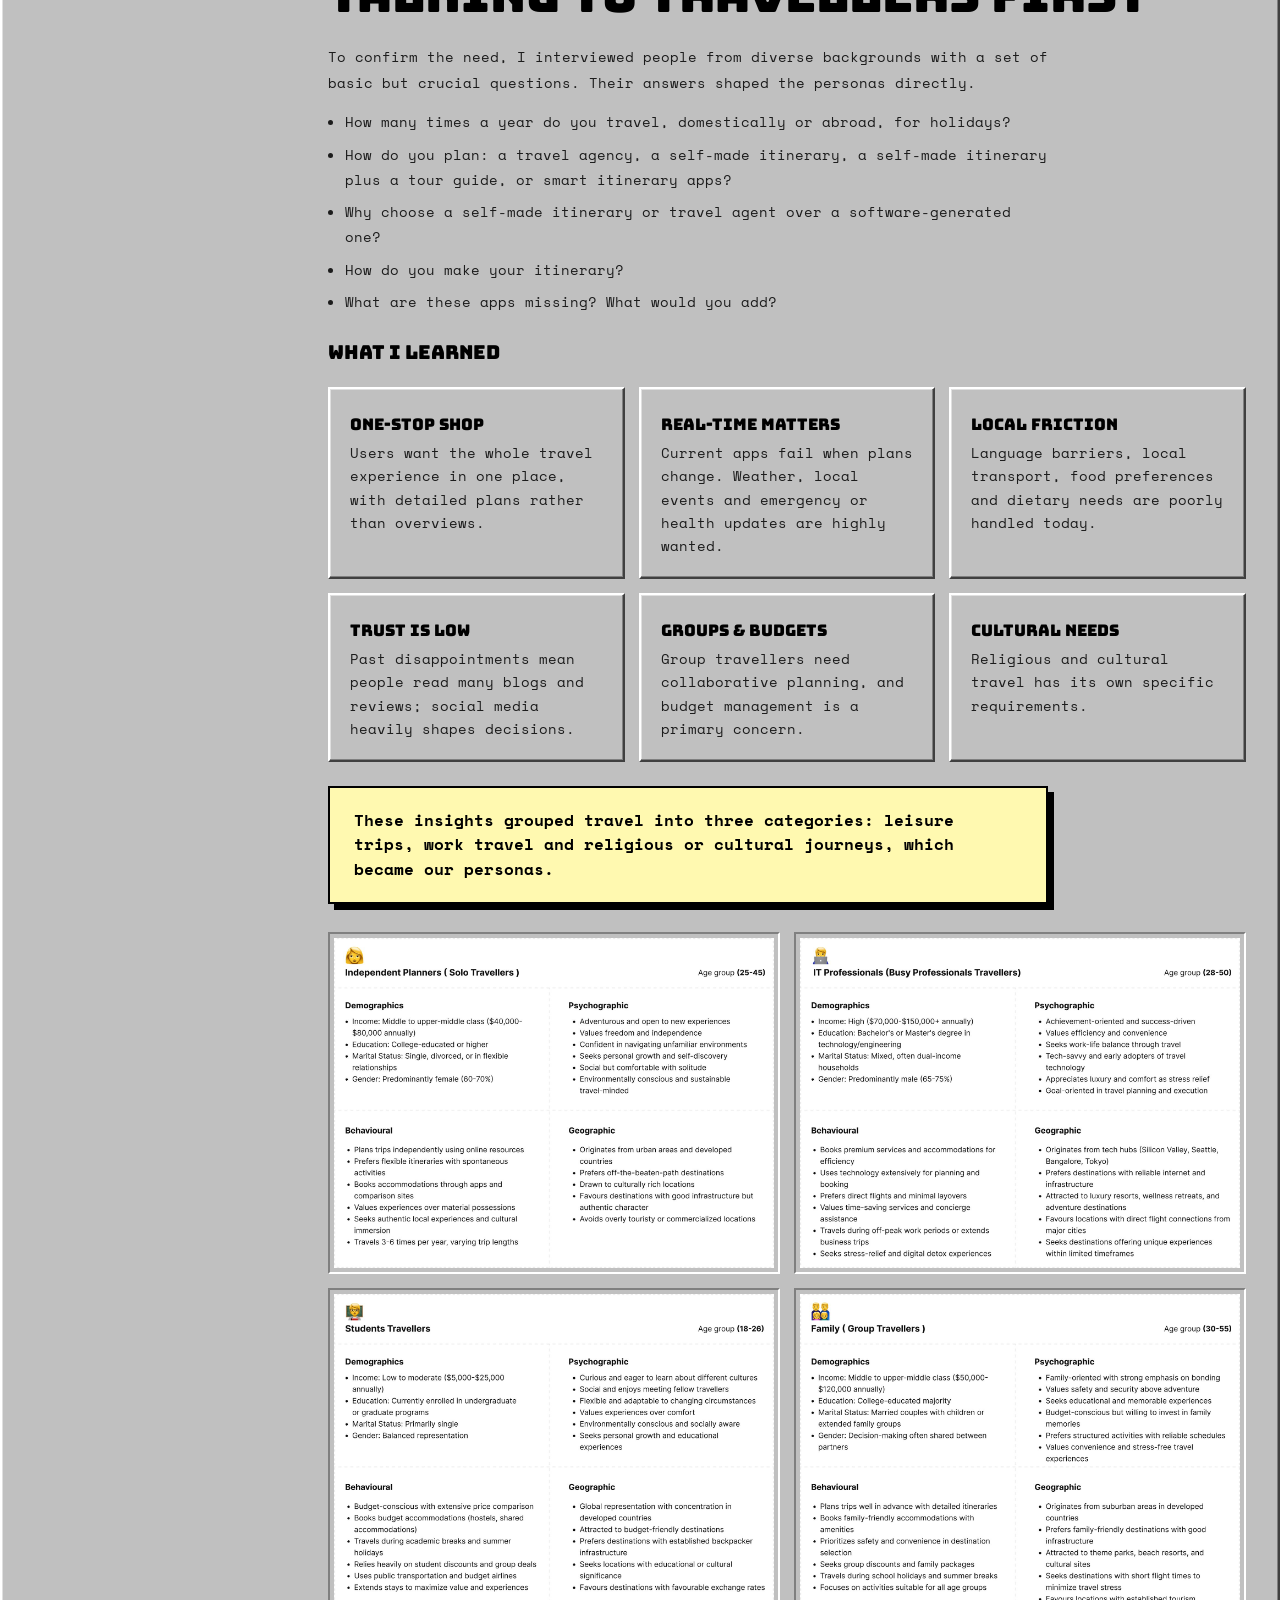
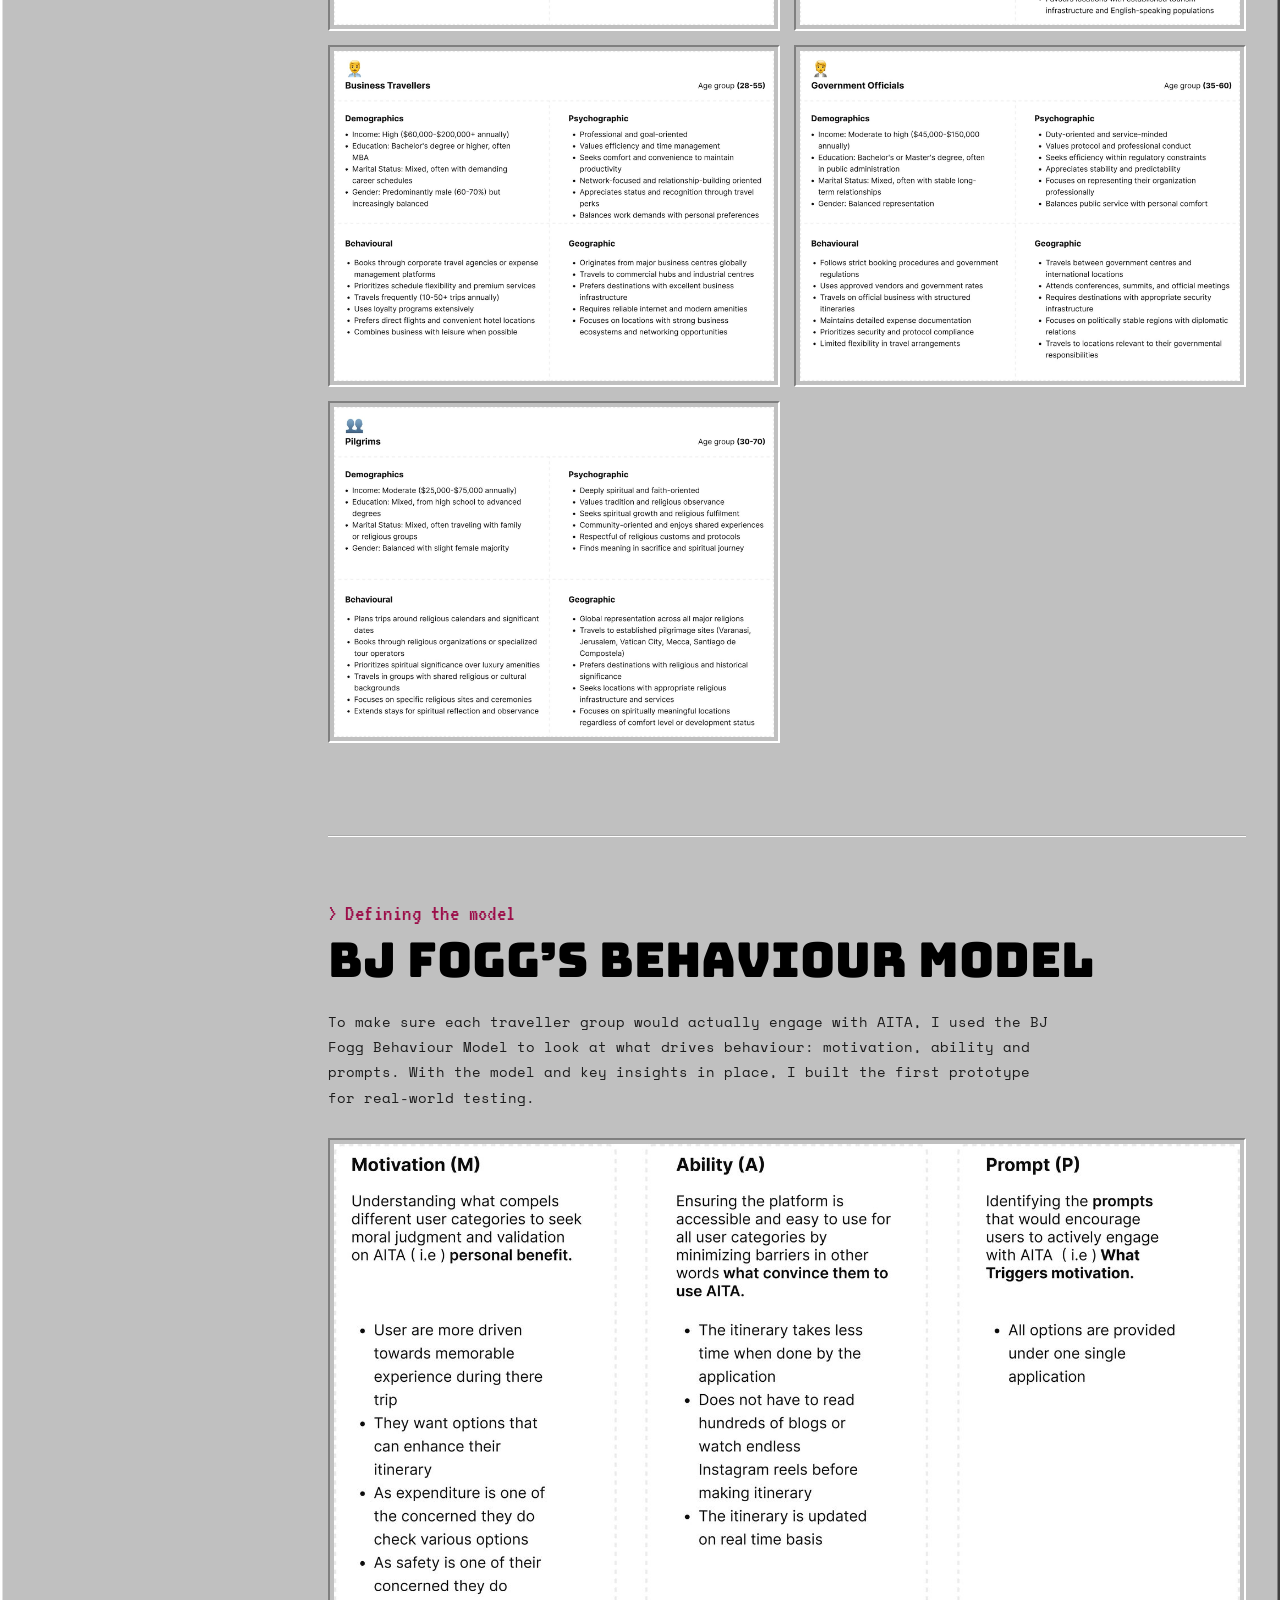
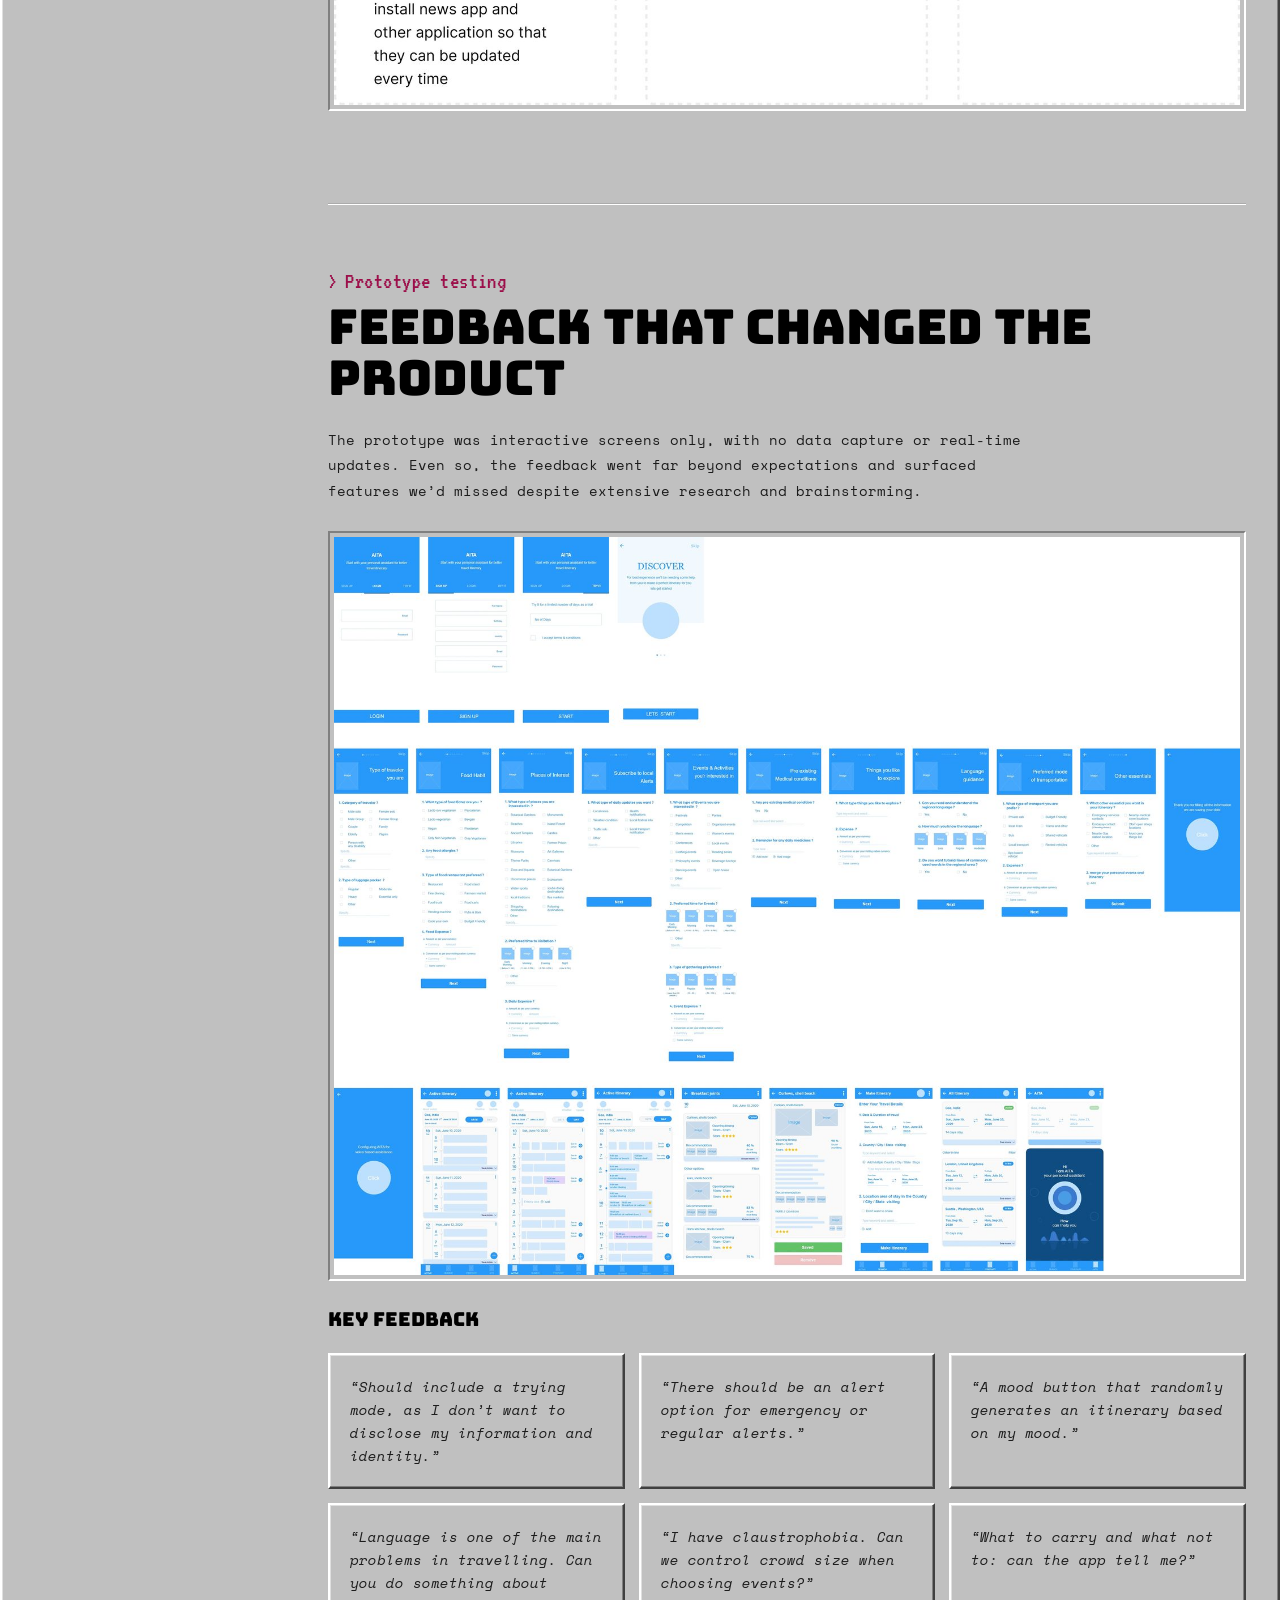
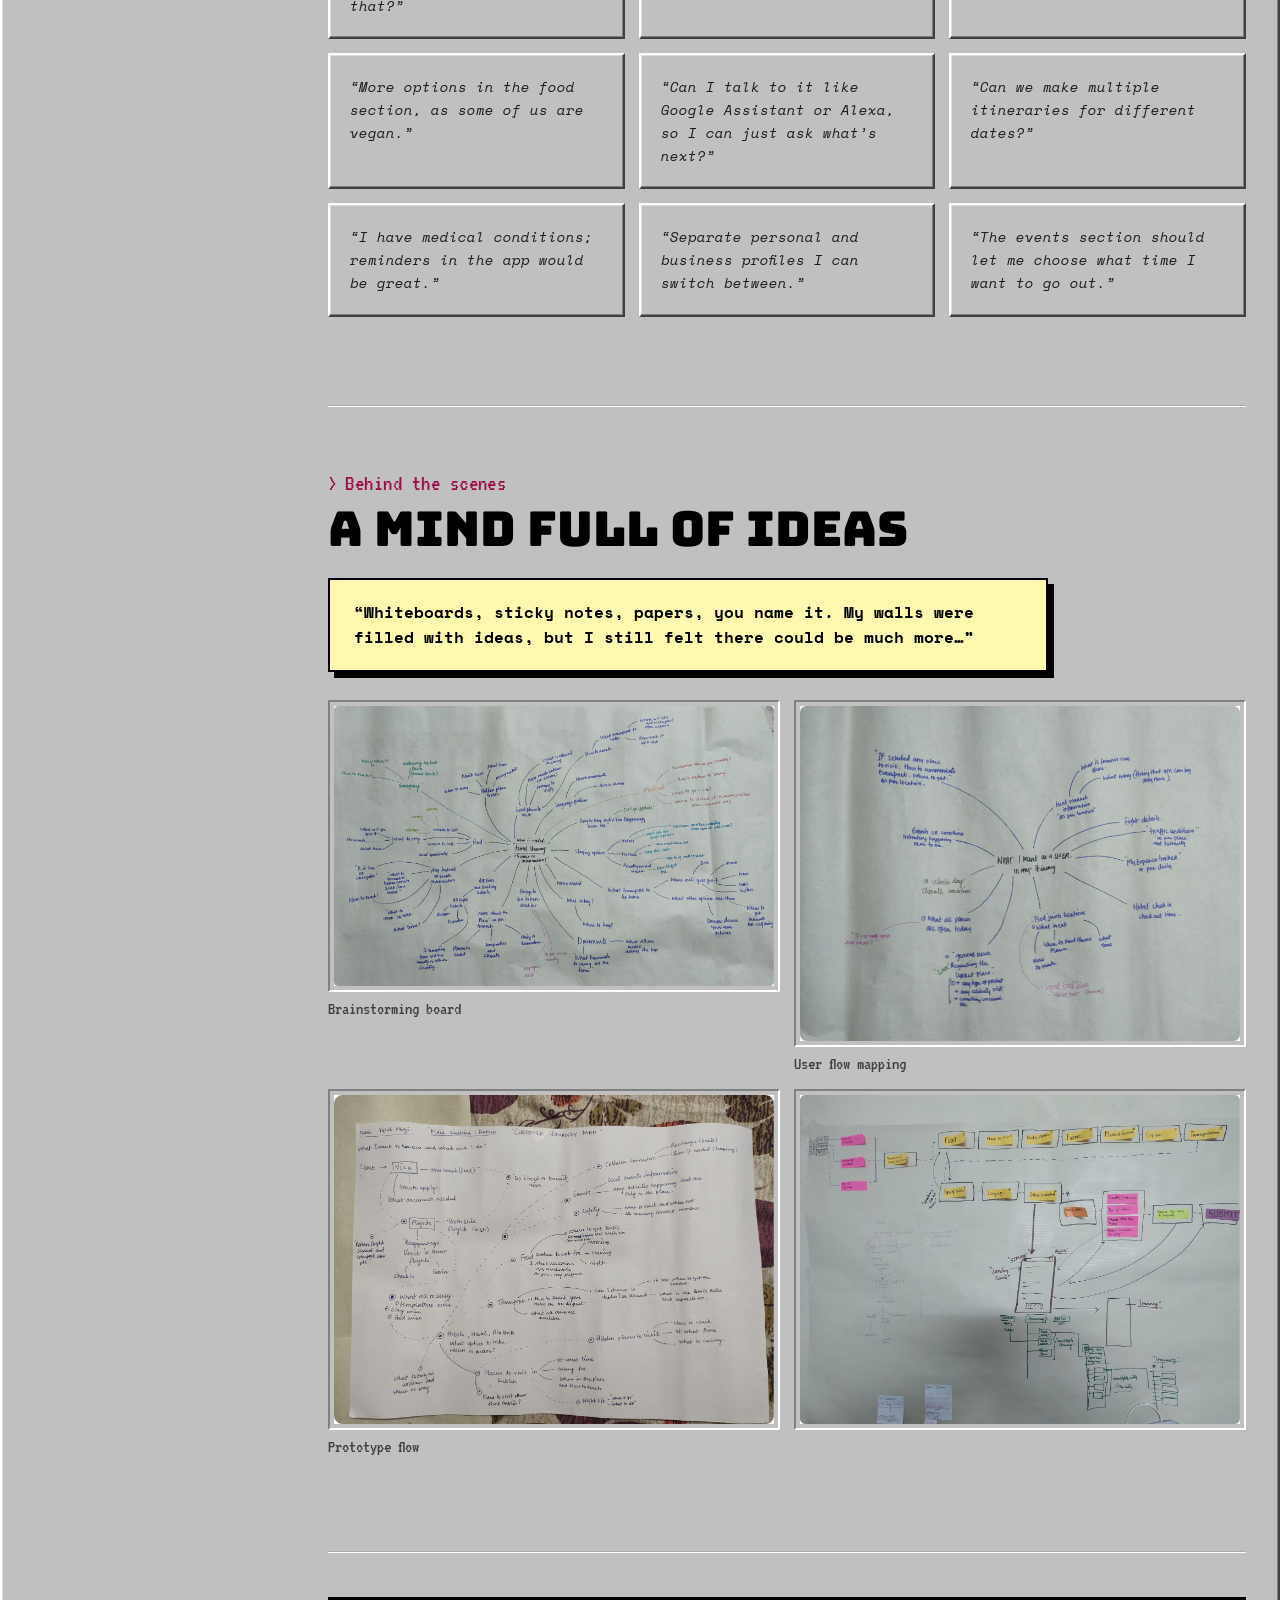
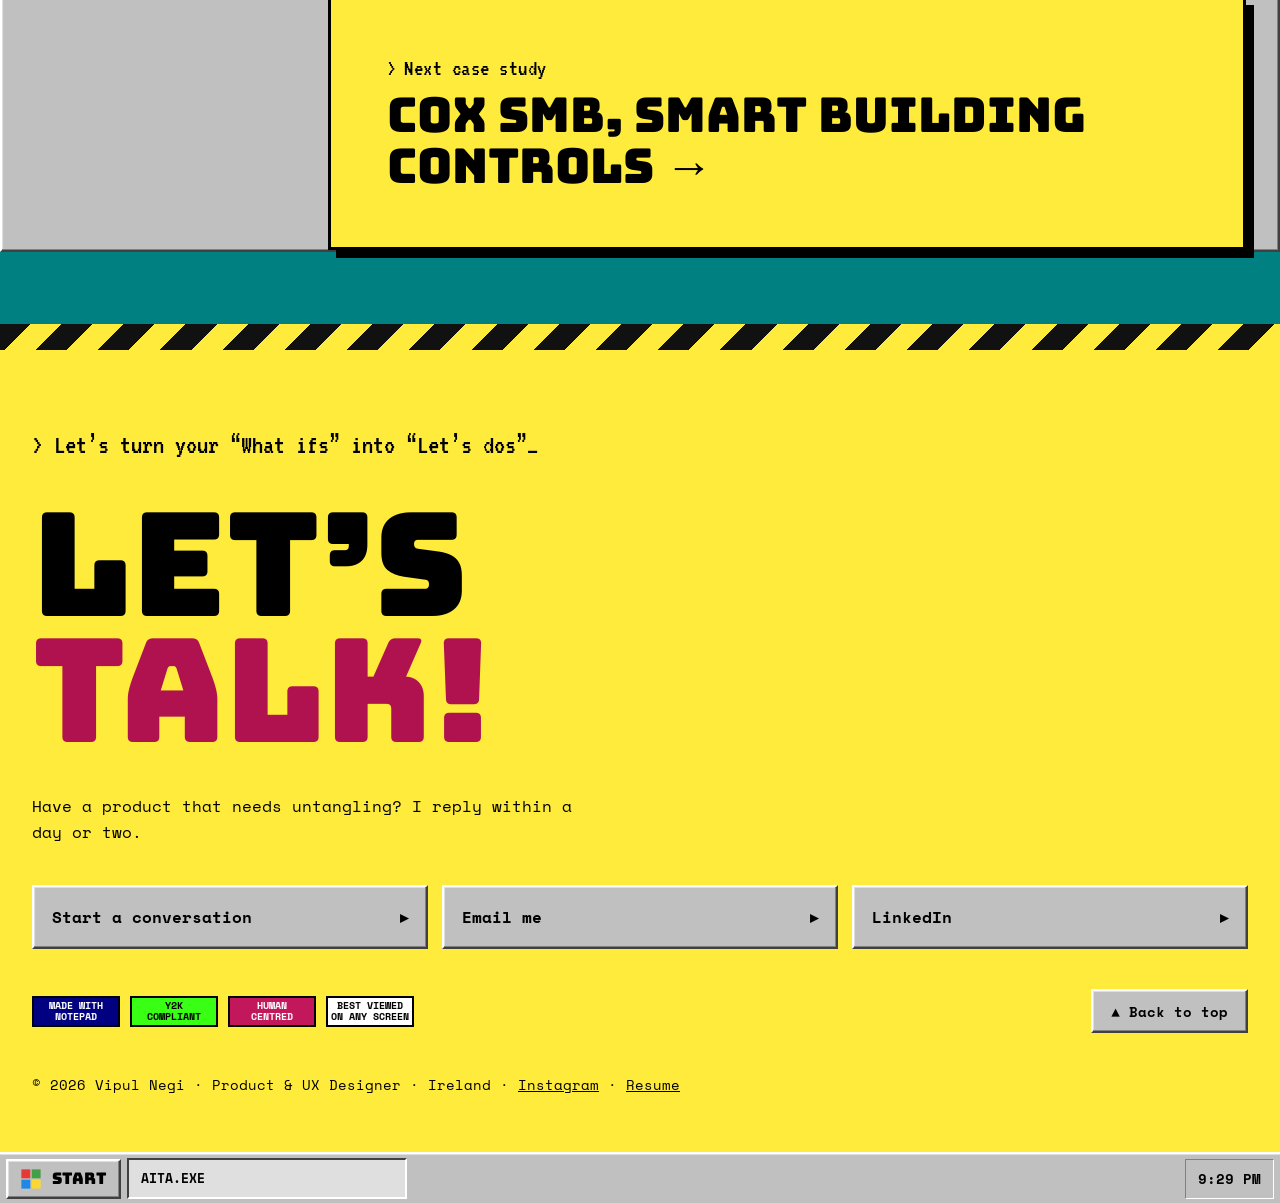
<file: work/aita.html>
<!doctype html>
<html lang="en">
<head>
  <meta charset="utf-8">
  <meta name="viewport" content="width=device-width, initial-scale=1">
  <title>AITA case study — Vipul Negi</title>
  <meta name="description" content="How Vipul Negi designed AITA, an AI travel planner that builds personalised itineraries with real-time updates and backup plans.">
  <meta property="og:image" content="../assets/img/hxRuOxoeQGVD5paWBdSOhYWdsX8.jpg">
  <link rel="icon" href="../assets/img/favicon.svg" type="image/svg+xml">
  <link rel="preload" href="../assets/fonts/bungee-latin-400-normal.woff2" as="font" type="font/woff2" crossorigin>
  <link rel="stylesheet" href="../assets/css/styles.css">
  <script>try{var t=localStorage.getItem("theme");if(t)document.documentElement.dataset.theme=t}catch(e){}</script>
</head>
<body data-root="../" data-page="work/aita.html">
  <a class="skip-link" href="#main">Skip to content</a>
  <header id="site-header"></header>

  <main id="main">
    <section class="cs-hero">
      <div class="container">
        <a class="back-link" href="../index.html#work">← All work</a>
        <span class="eyebrow">Case study · AI travel</span>
        <h1>AITA</h1>
        <p class="lead">An AI travel planner that builds end-to-end personalised itineraries, with real-time updates, backup plans and recommendations based on each traveller’s preferences.</p>
        <dl class="cs-meta">
          <div><dt>Client</dt><dd>Travel AI Solutions</dd></div>
          <div><dt>Duration</dt><dd>6 months</dd></div>
          <div><dt>Role</dt><dd>UX &amp; product design, research</dd></div>
          <div><dt>Focus</dt><dd>Real-time travel planning</dd></div>
        </dl>
        <figure class="cs-cover">
          <img src="../assets/img/hxRuOxoeQGVD5paWBdSOhYWdsX8.jpg" alt="AITA brand cover">
        </figure>
      </div>
    </section>

    <div class="container cs-layout">
      <aside class="toc" aria-label="On this page">
        <p>On this page</p>
        <ol>
          <li><a href="#what">What is AITA</a></li>
          <li><a href="#why">Why it’s needed</a></li>
          <li><a href="#problem">Problem</a></li>
          <li><a href="#validation">Validation</a></li>
          <li><a href="#model">Defining the model</a></li>
          <li><a href="#testing">Prototype testing</a></li>
          <li><a href="#process">Behind the scenes</a></li>
        </ol>
      </aside>

      <article>
        <section class="cs-section" id="what">
          <span class="eyebrow">What is AITA?</span>
          <h2>Hundreds of hours of planning, in one place</h2>
          <div class="prose">
            <p>AITA provides end-to-end personalised itineraries with real-time updates, backup plans and AI-powered recommendations based on user preferences.</p>
            <p>Travellers spend hundreds of hours searching different websites for flights, accommodation and activities, and the trip often still goes wrong when plans fail.</p>
          </div>
          <div class="cards">
            <div class="card"><span class="num">1B+</span><h4>International tourists</h4><p>travel every year.</p></div>
            <div class="card"><span class="num">$1,036B</span><h4>Spent on travel</h4><p>globally, a massive need for intelligent travel planning.</p></div>
            <div class="card"><span class="num">80%</span><h4>Self-made itineraries</h4><p>of people interviewed build their own plans because they distrust existing apps.</p></div>
          </div>
        </section>

        <section class="cs-section" id="why">
          <span class="eyebrow">Why such a solution is necessary</span>
          <h2>Before asking “why”, look back</h2>
          <p class="callout">“Wait! Before we ask ‘why?’, we first need to dive back into the past and see how things worked back then.”</p>
          <div class="prose">
            <p>Travel planning evolved from cave paintings and survival instincts to GPS apps and satellite imagery. Hsüan-tsang’s 7th-century journey to India relied on determination and basic maps; today’s travel influencers share their journeys in real time. Despite all this technology, the human drive to explore and guide others hasn’t changed.</p>
            <ul>
              <li>1.36 billion tourists a year spend hundreds of hours researching across fragmented travel platforms.</li>
              <li>Too much information from blogs, reviews and booking sites makes decisions harder, not easier.</li>
              <li>Travellers juggle multiple apps and often fall back on Word documents because no single platform does it all.</li>
              <li>Western travellers research heavily for Asia and Africa; Asian travellers prefer packages for Europe and America.</li>
              <li>80% of users build their own itineraries, seeing existing apps as inefficient and impersonal.</li>
            </ul>
          </div>
          <div class="gallery">
            <figure><img src="../assets/img/M9i006DmEsSjWsLBVGNO5OtVmlI.jpg" alt="How travel planning evolved over time" loading="lazy"></figure>
            <figure><img src="../assets/img/DEfmj9KnkPPBcUHBaVyGYtS9Foc.jpg" alt="Where AITA comes in" loading="lazy"></figure>
          </div>
        </section>

        <section class="cs-section" id="problem">
          <span class="eyebrow">Problem</span>
          <h2>Plans break, and apps don’t adapt</h2>
          <p class="callout">“Current travel planning applications fail to provide comprehensive, personalised itineraries that can adapt to real-time changes, leaving travellers frustrated when their carefully planned trips encounter unexpected disruptions.”</p>
          <div class="gallery gallery--1">
            <figure><img src="../assets/img/Gg3tEw4FYomSLFL8aIMK68T04.jpg" alt="Challenges faced by travellers" loading="lazy"></figure>
            <figure><img src="../assets/img/nUl71f67UWPZQZDN4ecQlv6nGvA.jpg" alt="What AITA brings to the table" loading="lazy"><figcaption>What AITA brings to the table</figcaption></figure>
          </div>
        </section>

        <section class="cs-section" id="validation">
          <span class="eyebrow">Validation</span>
          <h2>Talking to travellers first</h2>
          <div class="prose">
            <p>To confirm the need, I interviewed people from diverse backgrounds with a set of basic but crucial questions. Their answers shaped the personas directly.</p>
            <ul>
              <li>How many times a year do you travel, domestically or abroad, for holidays?</li>
              <li>How do you plan: a travel agency, a self-made itinerary, a self-made itinerary plus a tour guide, or smart itinerary apps?</li>
              <li>Why choose a self-made itinerary or travel agent over a software-generated one?</li>
              <li>How do you make your itinerary?</li>
              <li>What are these apps missing? What would you add?</li>
            </ul>
          </div>
          <h3>What I learned</h3>
          <div class="cards">
            <div class="card"><h4>One-stop shop</h4><p>Users want the whole travel experience in one place, with detailed plans rather than overviews.</p></div>
            <div class="card"><h4>Real-time matters</h4><p>Current apps fail when plans change. Weather, local events and emergency or health updates are highly wanted.</p></div>
            <div class="card"><h4>Local friction</h4><p>Language barriers, local transport, food preferences and dietary needs are poorly handled today.</p></div>
            <div class="card"><h4>Trust is low</h4><p>Past disappointments mean people read many blogs and reviews; social media heavily shapes decisions.</p></div>
            <div class="card"><h4>Groups &amp; budgets</h4><p>Group travellers need collaborative planning, and budget management is a primary concern.</p></div>
            <div class="card"><h4>Cultural needs</h4><p>Religious and cultural travel has its own specific requirements.</p></div>
          </div>
          <p class="callout">These insights grouped travel into three categories: leisure trips, work travel and religious or cultural journeys, which became our personas.</p>
          <div class="gallery">
            <figure><img src="../assets/img/MlLcyLzG9vmn7CAhGyzQJAxwnzU.jpg" alt="Persona card" loading="lazy"></figure>
            <figure><img src="../assets/img/rm3XHUCwzI09U1zjsEWqy12OZI.jpg" alt="Persona card" loading="lazy"></figure>
            <figure><img src="../assets/img/C9nVUbz4wbIZWAcWBMpcqAo27o.jpg" alt="Persona card" loading="lazy"></figure>
            <figure><img src="../assets/img/9ksHyyFsqM7FN2osv70YGal8.jpg" alt="Persona card" loading="lazy"></figure>
            <figure><img src="../assets/img/inpfy8xg28DaQdbMfzH2jxfeBw.jpg" alt="Persona card" loading="lazy"></figure>
            <figure><img src="../assets/img/JX9fQxNirxlRLd0WNBuXnwjMiTs.jpg" alt="Persona card" loading="lazy"></figure>
            <figure><img src="../assets/img/JjVyEyNvZft3b6aBjZ2vh6yok.jpg" alt="Persona card" loading="lazy"></figure>
          </div>
        </section>

        <section class="cs-section" id="model">
          <span class="eyebrow">Defining the model</span>
          <h2>BJ Fogg’s behaviour model</h2>
          <div class="prose">
            <p>To make sure each traveller group would actually engage with AITA, I used the BJ Fogg Behaviour Model to look at what drives behaviour: motivation, ability and prompts. With the model and key insights in place, I built the first prototype for real-world testing.</p>
          </div>
          <div class="gallery gallery--1">
            <figure><img src="../assets/img/eIn0UbfZr9YGrfZI1l43vr5Kow.jpg" alt="BJ Fogg behaviour model applied to AITA" loading="lazy"></figure>
          </div>
        </section>

        <section class="cs-section" id="testing">
          <span class="eyebrow">Prototype testing</span>
          <h2>Feedback that changed the product</h2>
          <div class="prose">
            <p>The prototype was interactive screens only, with no data capture or real-time updates. Even so, the feedback went far beyond expectations and surfaced features we’d missed despite extensive research and brainstorming.</p>
          </div>
          <div class="gallery gallery--1">
            <figure><img src="../assets/img/lOWtAwoRAdDQNRO3khzn1RRh4o.jpg" alt="Prototype screens used in testing" loading="lazy"></figure>
          </div>
          <h3>Key feedback</h3>
          <div class="cards">
            <div class="card"><p class="persona-quote">“Should include a trying mode, as I don’t want to disclose my information and identity.”</p></div>
            <div class="card"><p class="persona-quote">“There should be an alert option for emergency or regular alerts.”</p></div>
            <div class="card"><p class="persona-quote">“A mood button that randomly generates an itinerary based on my mood.”</p></div>
            <div class="card"><p class="persona-quote">“Language is one of the main problems in travelling. Can you do something about that?”</p></div>
            <div class="card"><p class="persona-quote">“I have claustrophobia. Can we control crowd size when choosing events?”</p></div>
            <div class="card"><p class="persona-quote">“What to carry and what not to: can the app tell me?”</p></div>
            <div class="card"><p class="persona-quote">“More options in the food section, as some of us are vegan.”</p></div>
            <div class="card"><p class="persona-quote">“Can I talk to it like Google Assistant or Alexa, so I can just ask what’s next?”</p></div>
            <div class="card"><p class="persona-quote">“Can we make multiple itineraries for different dates?”</p></div>
            <div class="card"><p class="persona-quote">“I have medical conditions; reminders in the app would be great.”</p></div>
            <div class="card"><p class="persona-quote">“Separate personal and business profiles I can switch between.”</p></div>
            <div class="card"><p class="persona-quote">“The events section should let me choose what time I want to go out.”</p></div>
          </div>
        </section>

        <section class="cs-section" id="process">
          <span class="eyebrow">Behind the scenes</span>
          <h2>A mind full of ideas</h2>
          <p class="callout">“Whiteboards, sticky notes, papers, you name it. My walls were filled with ideas, but I still felt there could be much more…”</p>
          <div class="gallery">
            <figure><img src="../assets/img/3fHYWgZvc1cVwf6azVSmxOmEUSU.jpg" alt="Brainstorming board" loading="lazy"><figcaption>Brainstorming board</figcaption></figure>
            <figure><img src="../assets/img/wlnIu8nvzcIZKg1MsdYOchy9A.jpg" alt="User flow mapping on paper" loading="lazy"><figcaption>User flow mapping</figcaption></figure>
            <figure><img src="../assets/img/il1TbF9xz9mczihR5Qy2uP2vpQ.jpg" alt="Prototype flow sketches" loading="lazy"><figcaption>Prototype flow</figcaption></figure>
            <figure><img src="../assets/img/vWpaD1Z9VikmDY9wox5C55vhOxc.jpg" alt="Sticky-note mind map" loading="lazy"></figure>
          </div>
        </section>

        <a class="next-project" href="cox-smb.html">
          <span class="eyebrow">Next case study</span>
          <h2>COX SMB, smart building controls →</h2>
        </a>
      </article>
    </div>
  </main>

  <div id="site-footer"></div>
  <script src="../assets/js/main.js"></script>
</body>
</html>
</file>
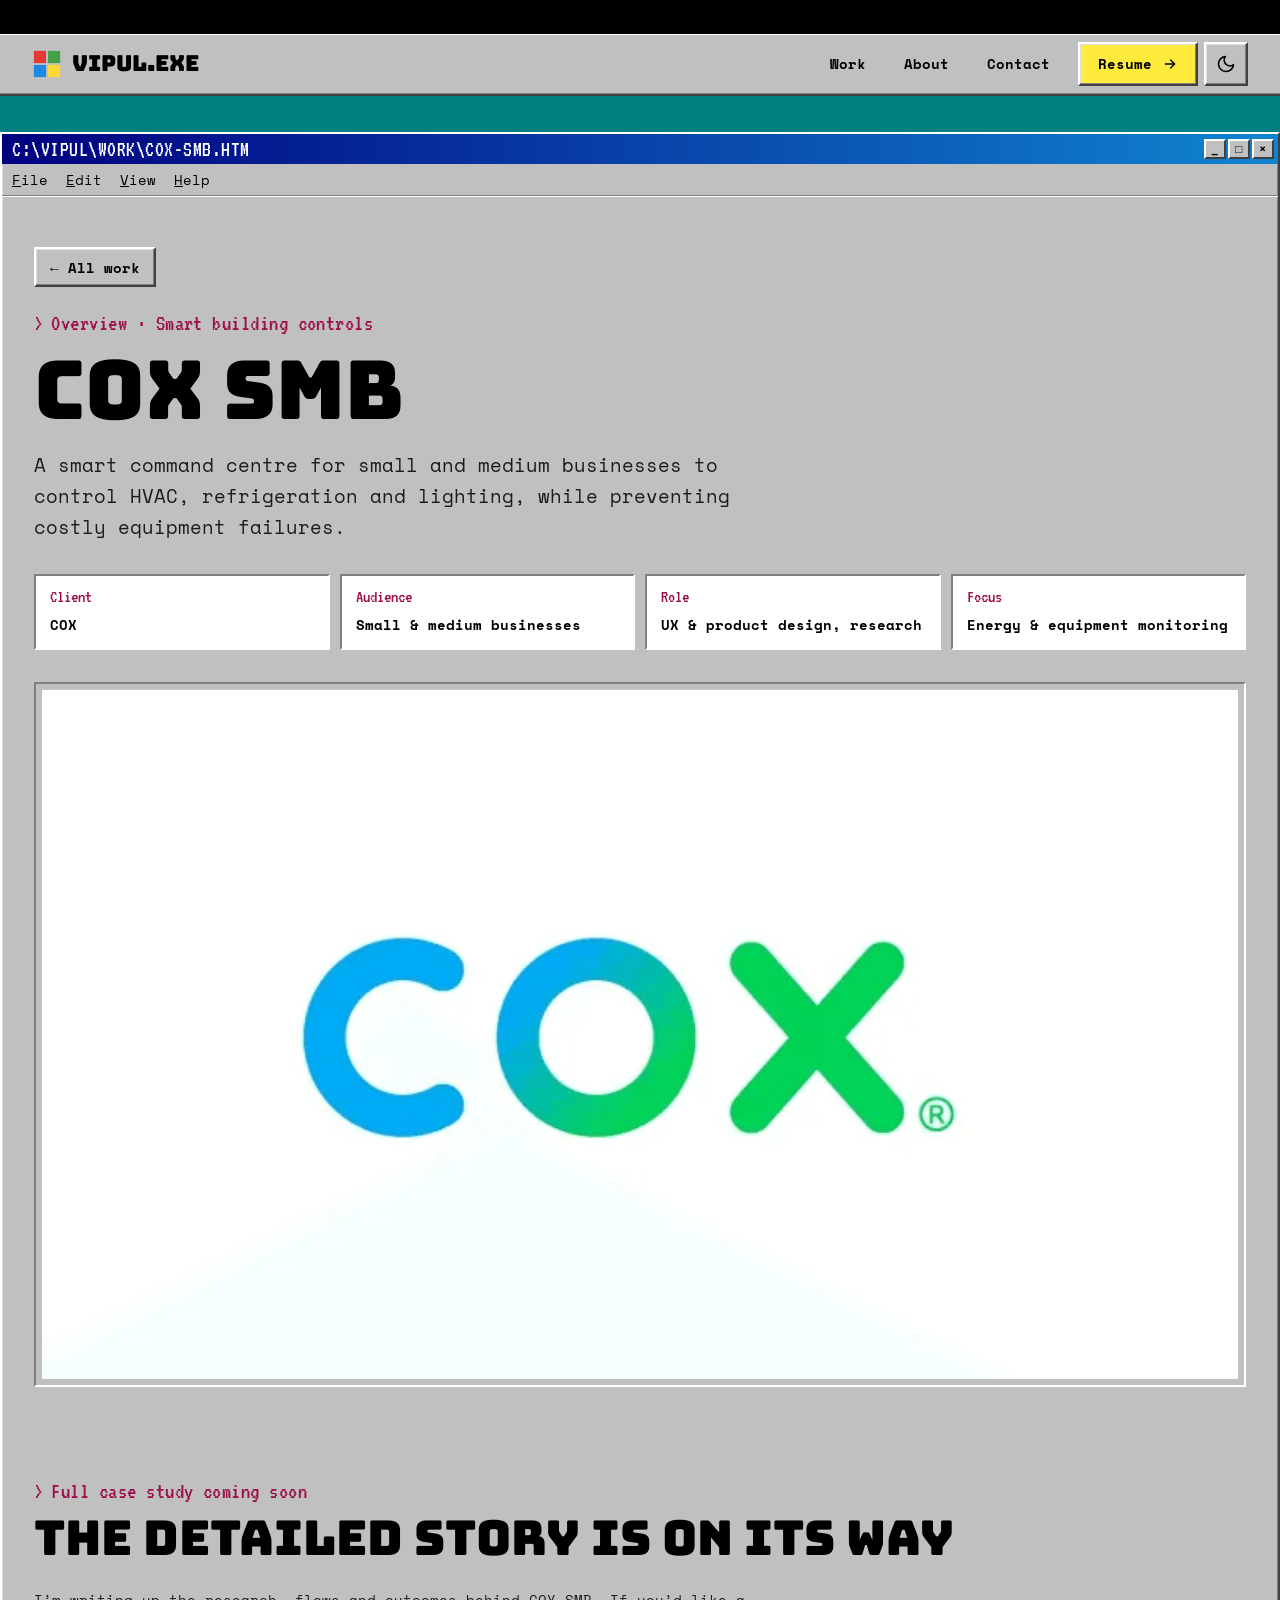
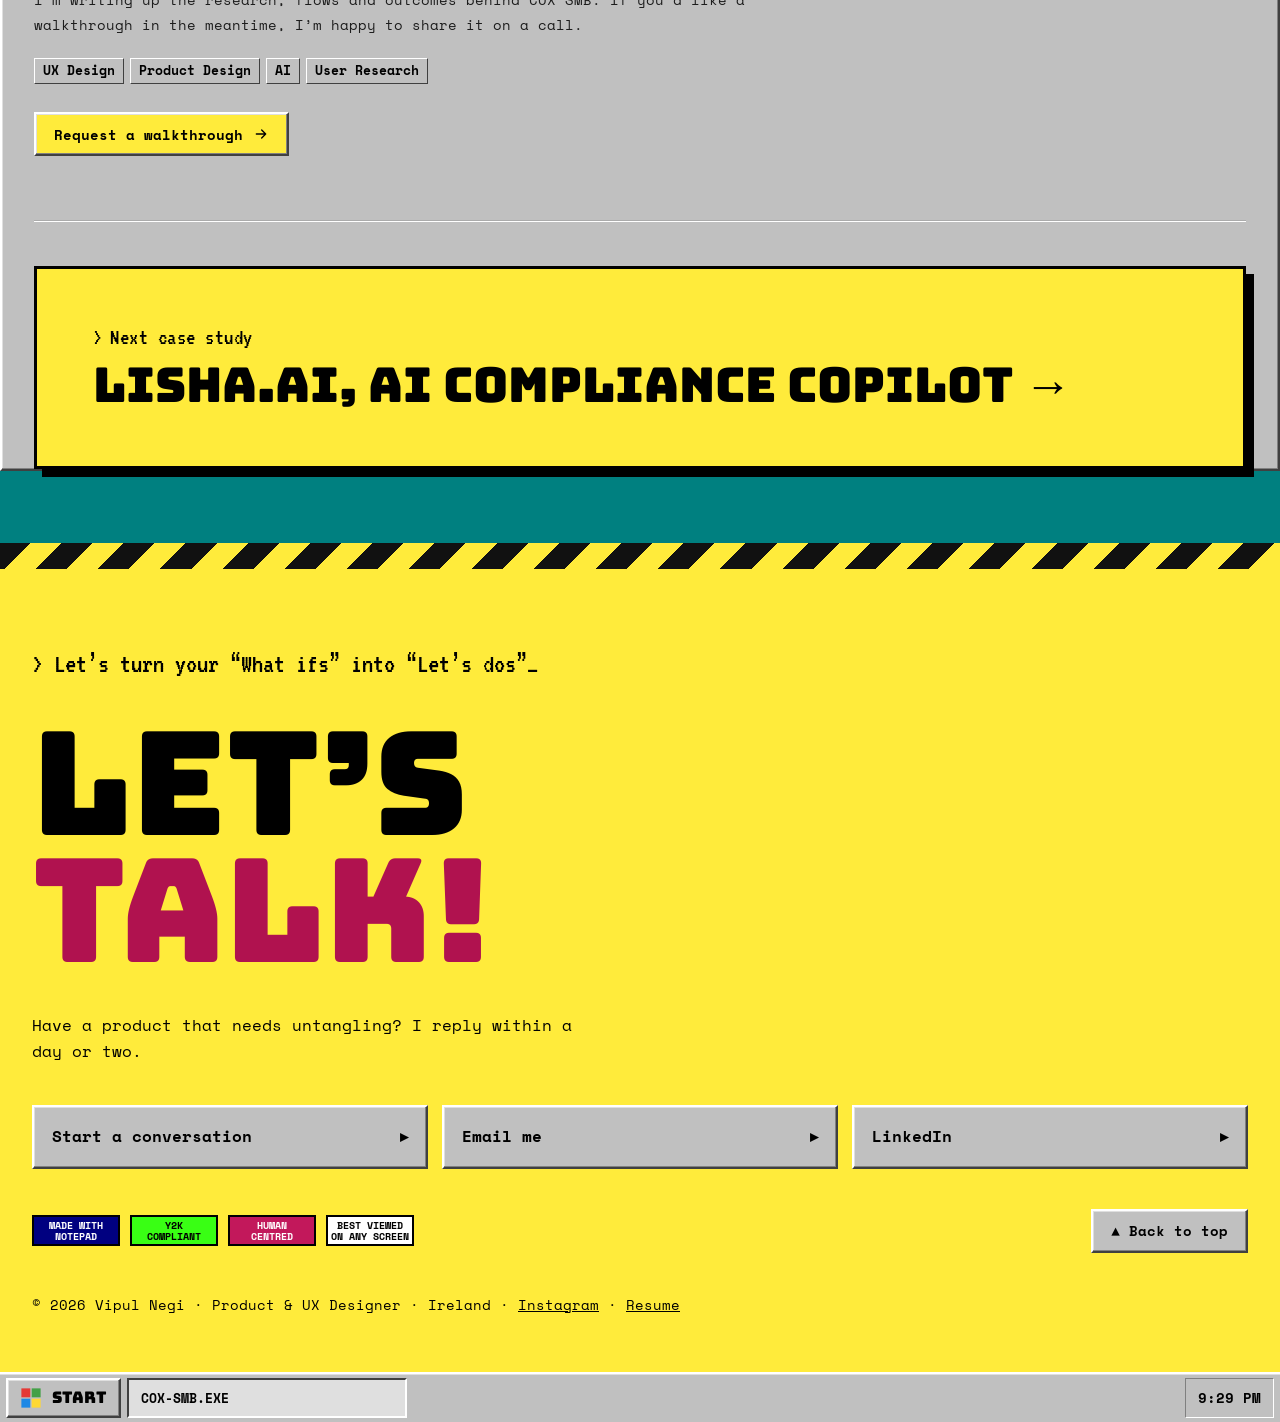
<file: work/cox-smb.html>
<!doctype html>
<html lang="en">
<head>
  <meta charset="utf-8">
  <meta name="viewport" content="width=device-width, initial-scale=1">
  <title>COX SMB — Vipul Negi</title>
  <meta name="description" content="COX SMB: a smart command centre for small and medium businesses to control HVAC, refrigeration and lighting.">
  <link rel="icon" href="../assets/img/favicon.svg" type="image/svg+xml">
  <link rel="preload" href="../assets/fonts/bungee-latin-400-normal.woff2" as="font" type="font/woff2" crossorigin>
  <link rel="stylesheet" href="../assets/css/styles.css">
  <script>try{var t=localStorage.getItem("theme");if(t)document.documentElement.dataset.theme=t}catch(e){}</script>
</head>
<body data-root="../" data-page="work/cox-smb.html">
  <a class="skip-link" href="#main">Skip to content</a>
  <header id="site-header"></header>

  <!--
    TODO(Vipul): this page is a short overview because the original site had no COX case study
    (its card linked to AITA). Copy the section structure from work/lisha.html to expand it.
  -->
  <main id="main">
    <section class="cs-hero">
      <div class="container">
        <a class="back-link" href="../index.html#work">← All work</a>
        <span class="eyebrow">Overview · Smart building controls</span>
        <h1>COX SMB</h1>
        <p class="lead">A smart command centre for small and medium businesses to control HVAC, refrigeration and lighting, while preventing costly equipment failures.</p>
        <dl class="cs-meta">
          <div><dt>Client</dt><dd>COX</dd></div>
          <div><dt>Audience</dt><dd>Small &amp; medium businesses</dd></div>
          <div><dt>Role</dt><dd>UX &amp; product design, research</dd></div>
          <div><dt>Focus</dt><dd>Energy &amp; equipment monitoring</dd></div>
        </dl>
        <figure class="cs-cover">
          <img src="../assets/img/Yi8vwq3SU9J6XpPV1vQAqVuyR8A.webp" alt="COX SMB cover">
        </figure>
      </div>
    </section>

    <div class="container">
      <section class="cs-section">
        <span class="eyebrow">Full case study coming soon</span>
        <h2>The detailed story is on its way</h2>
        <div class="prose">
          <p>I’m writing up the research, flows and outcomes behind COX SMB. If you’d like a walkthrough in the meantime, I’m happy to share it on a call.</p>
        </div>
        <ul class="tags" style="margin:20px 0 28px"><li class="tag">UX Design</li><li class="tag">Product Design</li><li class="tag">AI</li><li class="tag">User Research</li></ul>
        <a class="btn btn--primary" href="../contact.html">Request a walkthrough
          <svg viewBox="0 0 24 24" fill="none" stroke="currentColor" stroke-width="2" stroke-linecap="round" stroke-linejoin="round" aria-hidden="true"><path d="M5 12h14M13 6l6 6-6 6"/></svg>
        </a>
      </section>

      <a class="next-project" href="lisha.html">
        <span class="eyebrow">Next case study</span>
        <h2>Lisha.ai, AI compliance copilot →</h2>
      </a>
    </div>
  </main>

  <div id="site-footer"></div>
  <script src="../assets/js/main.js"></script>
</body>
</html>
</file>
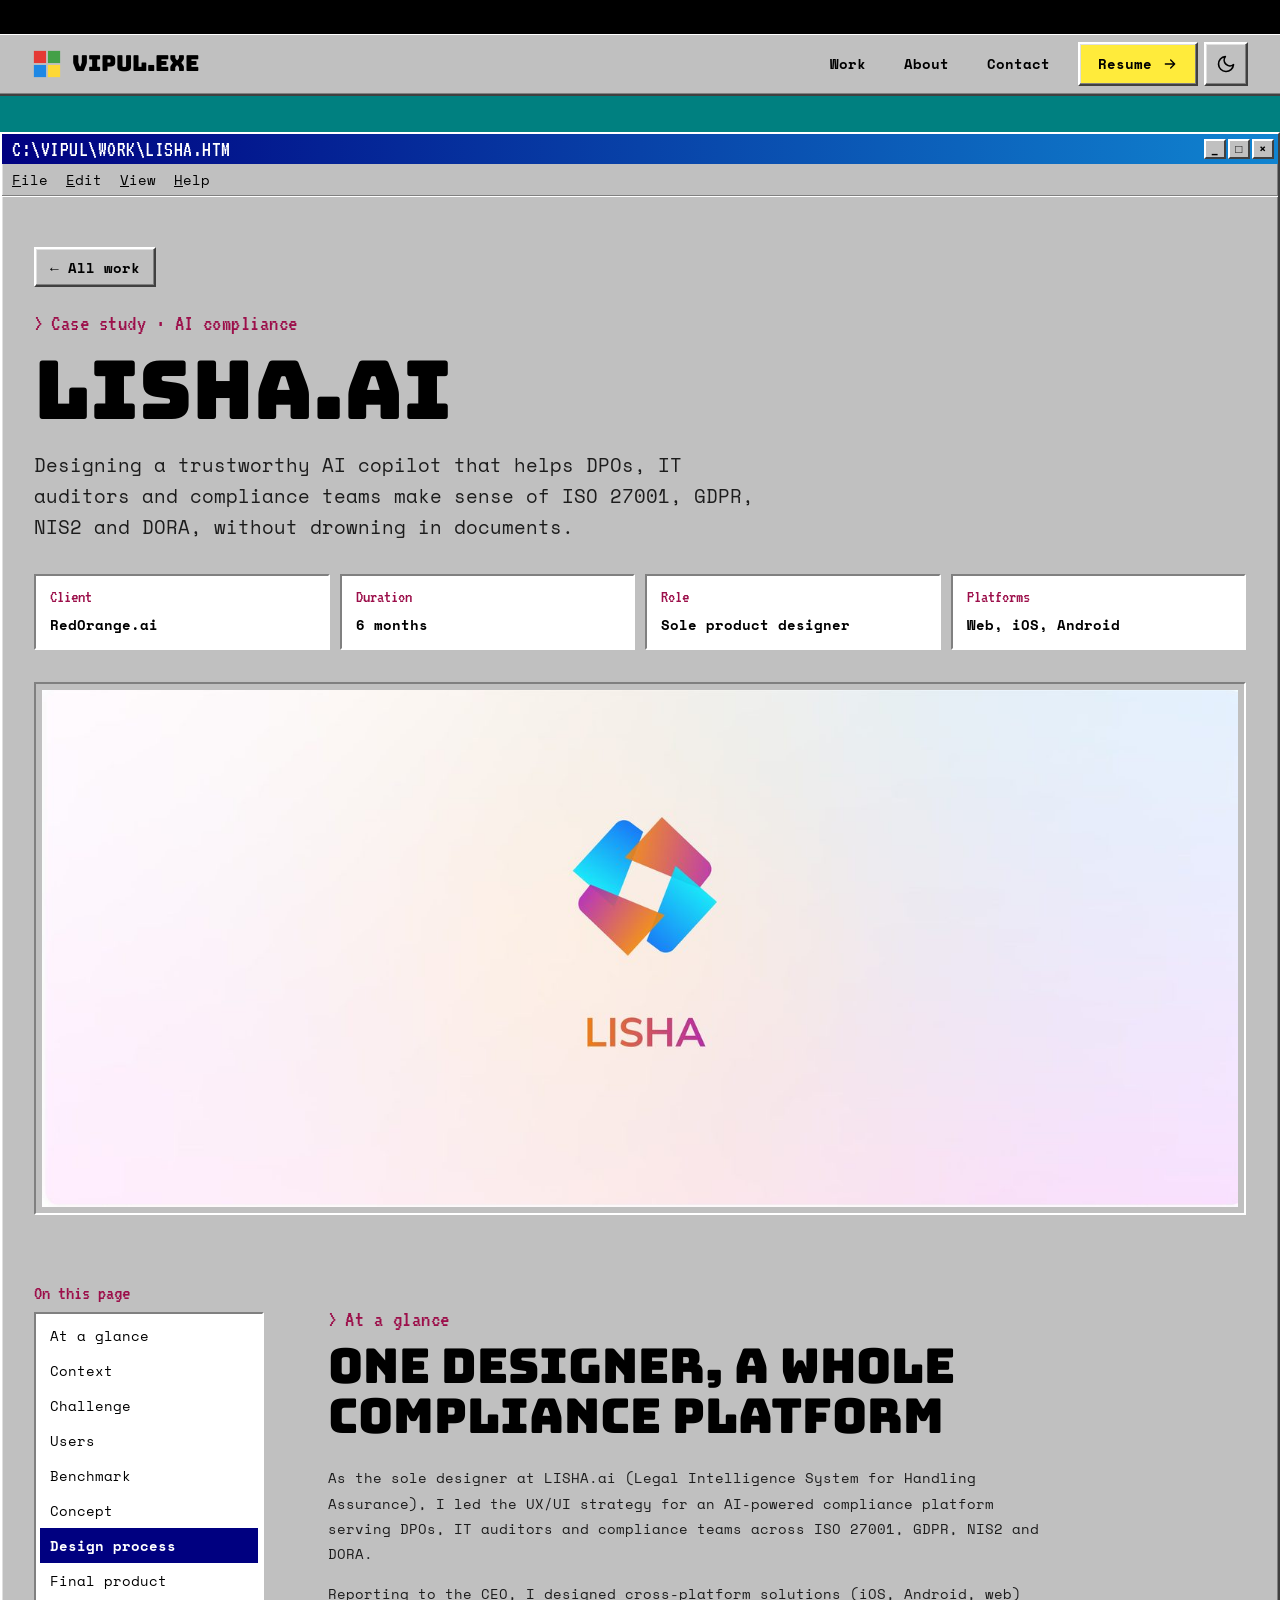
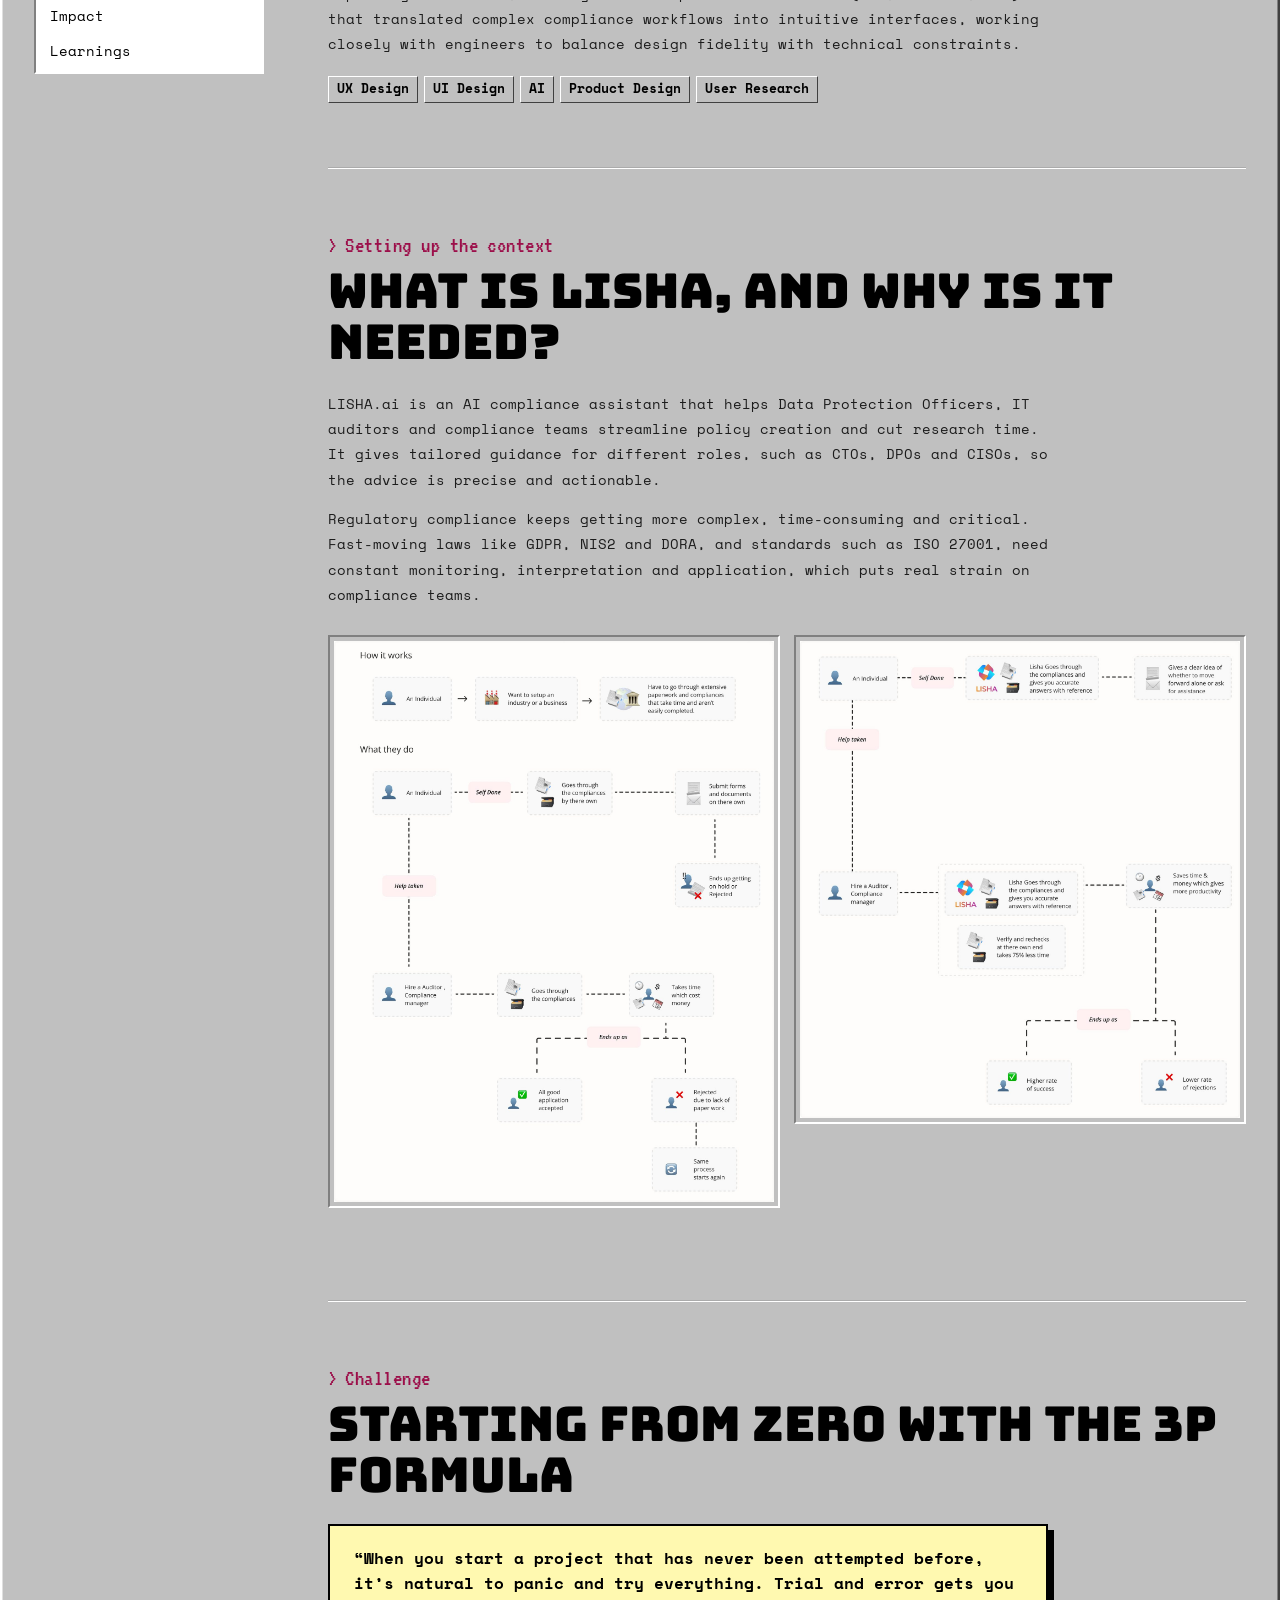
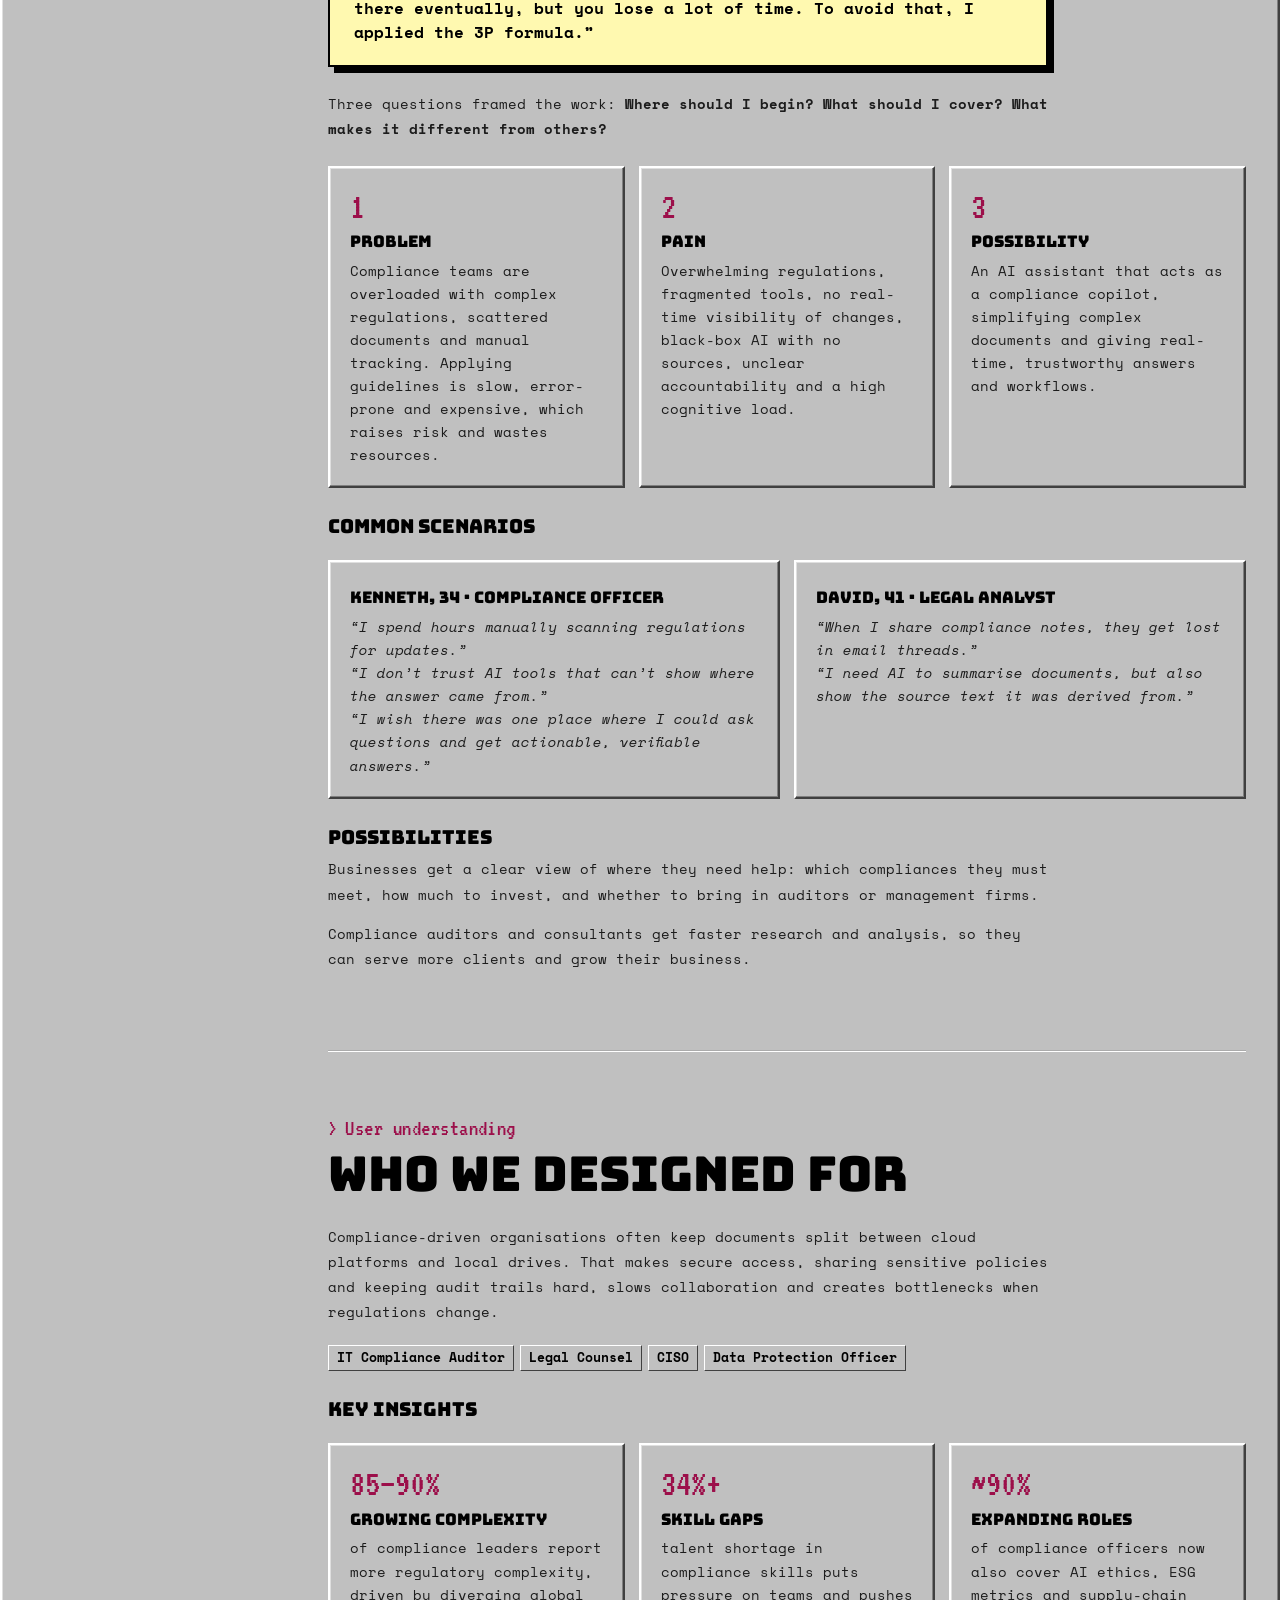
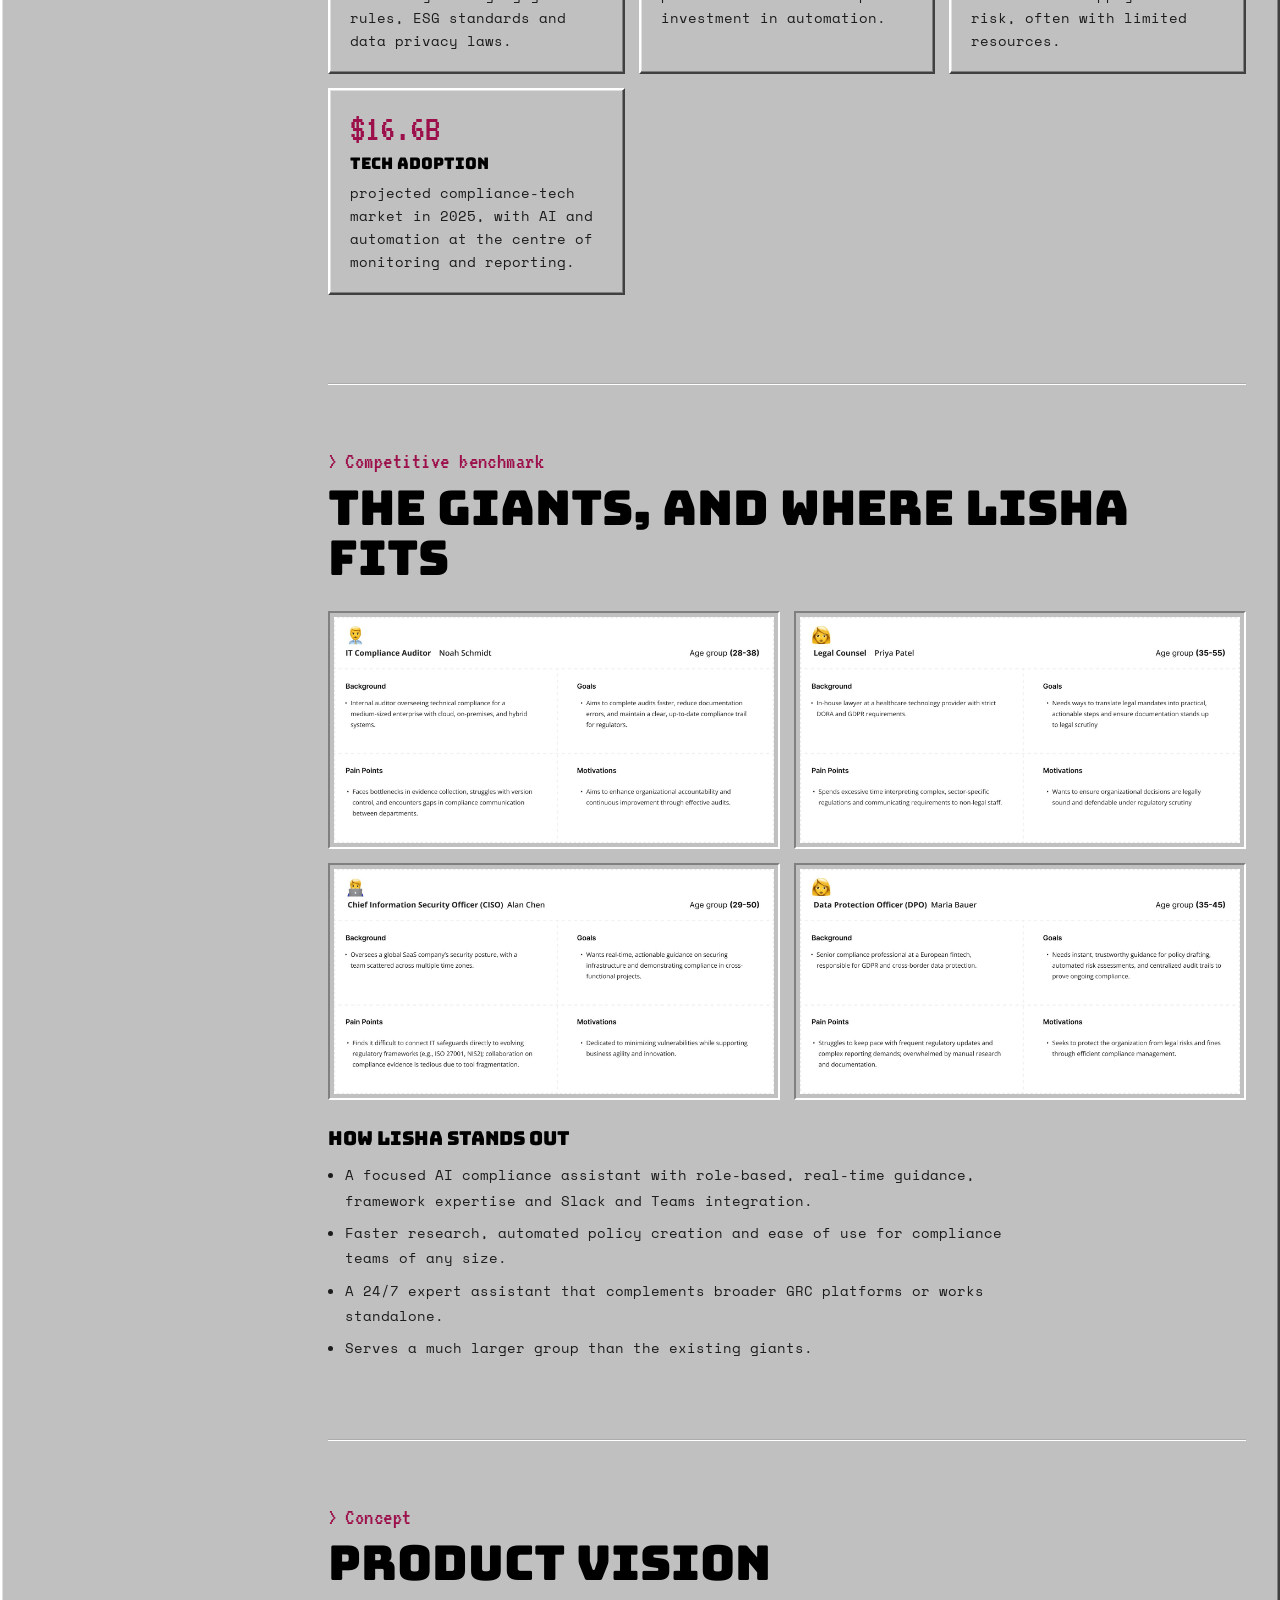
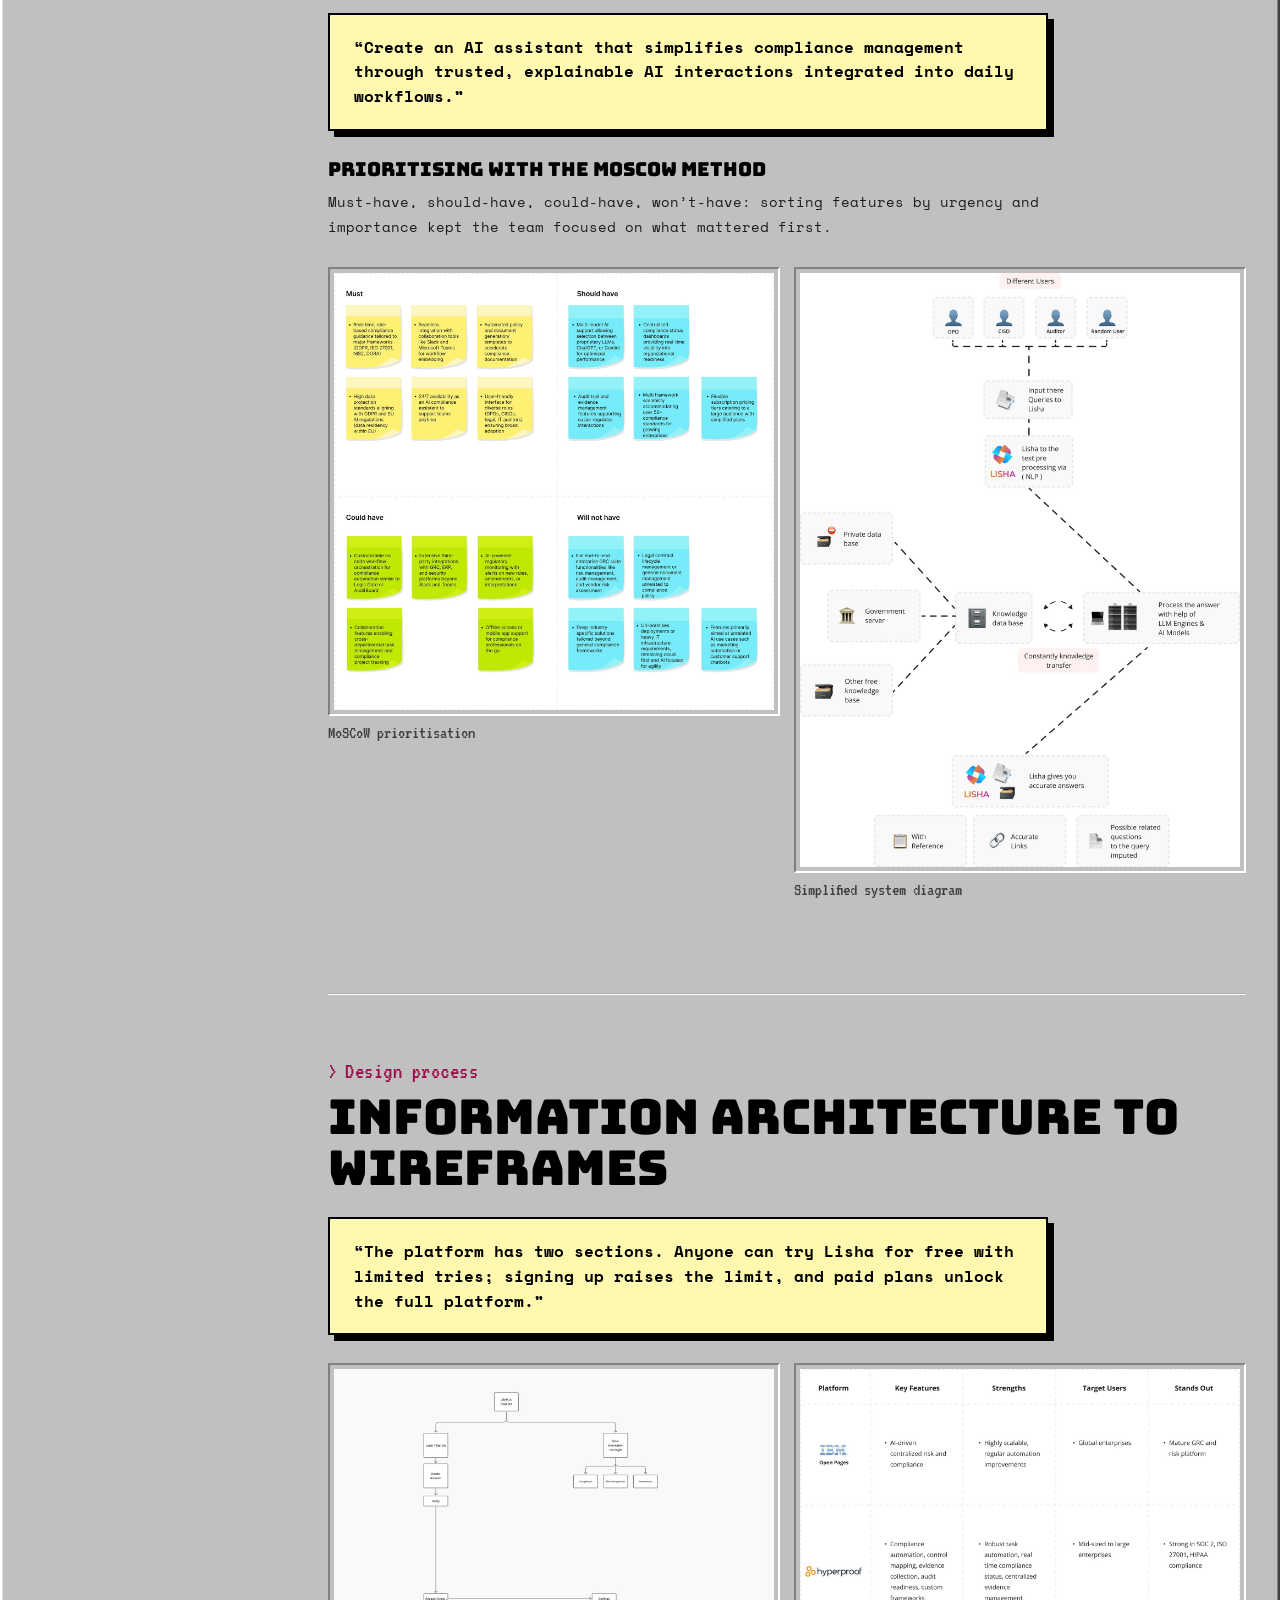
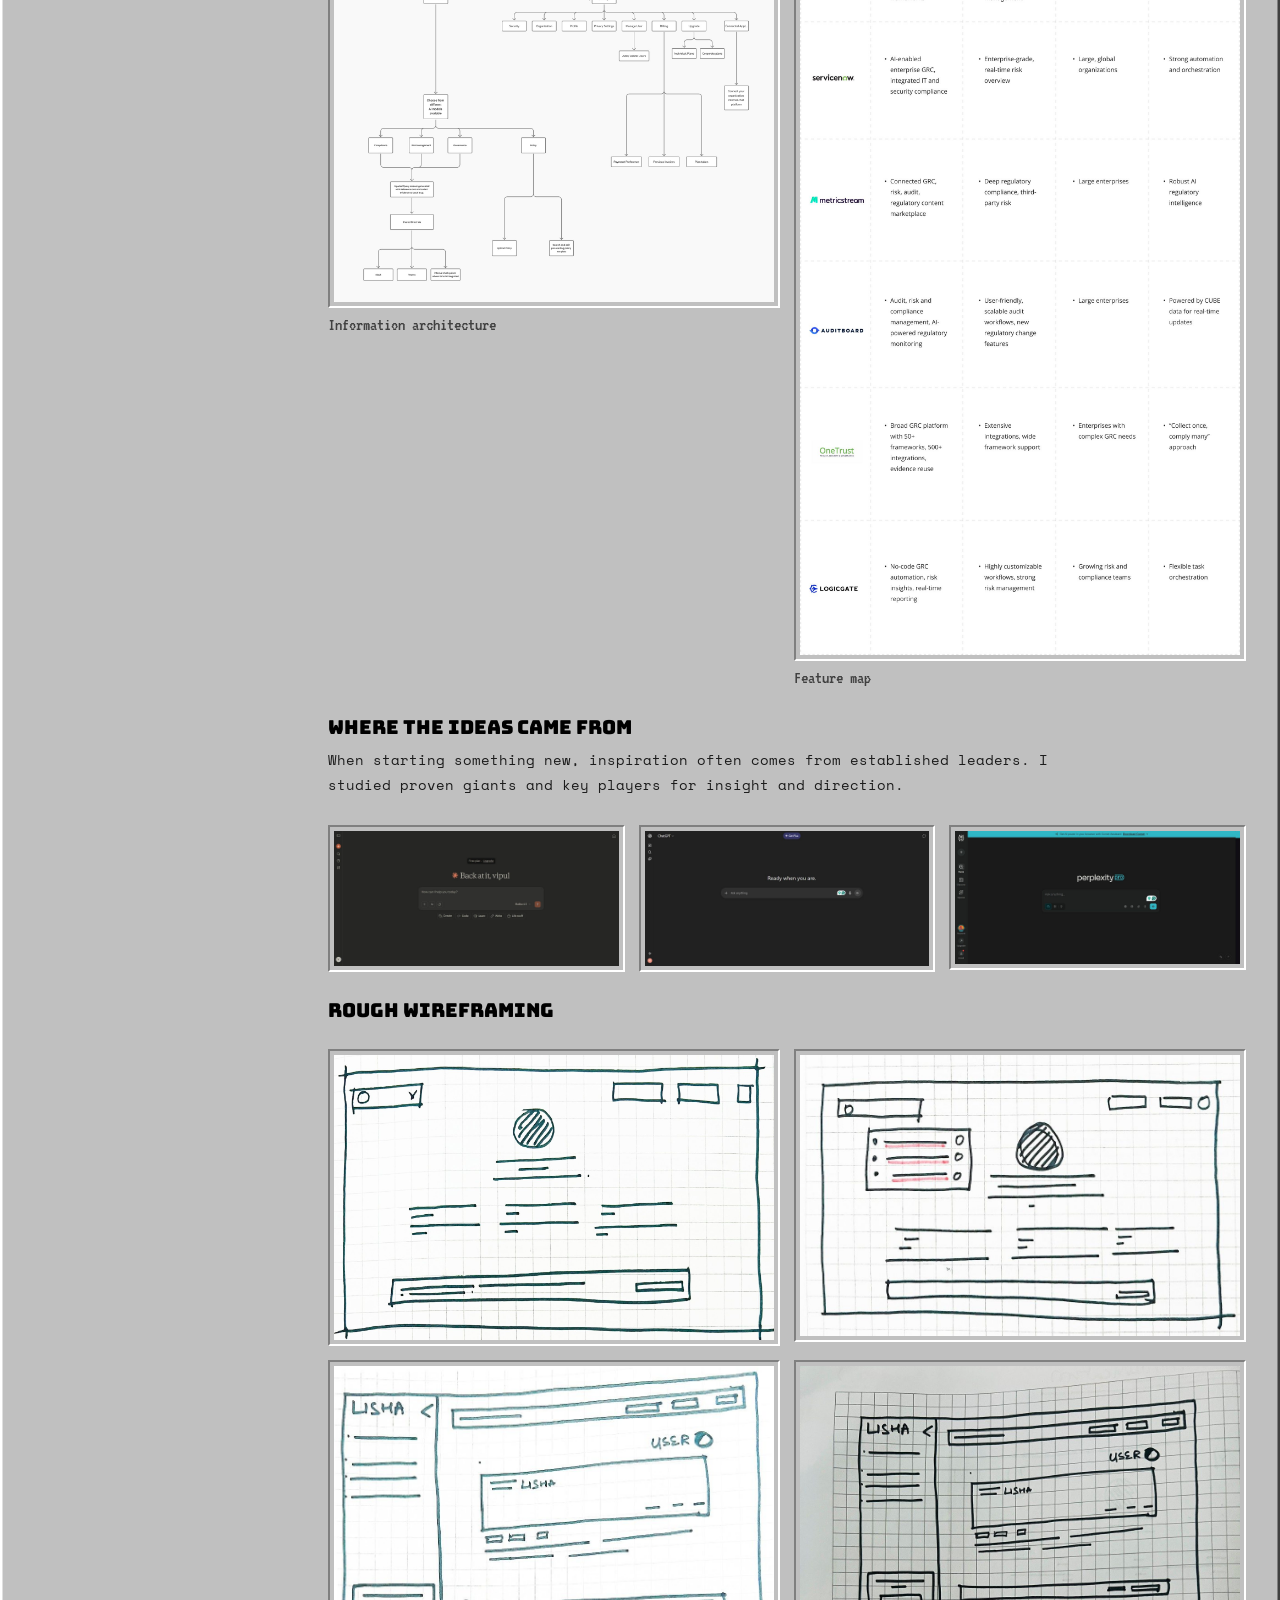
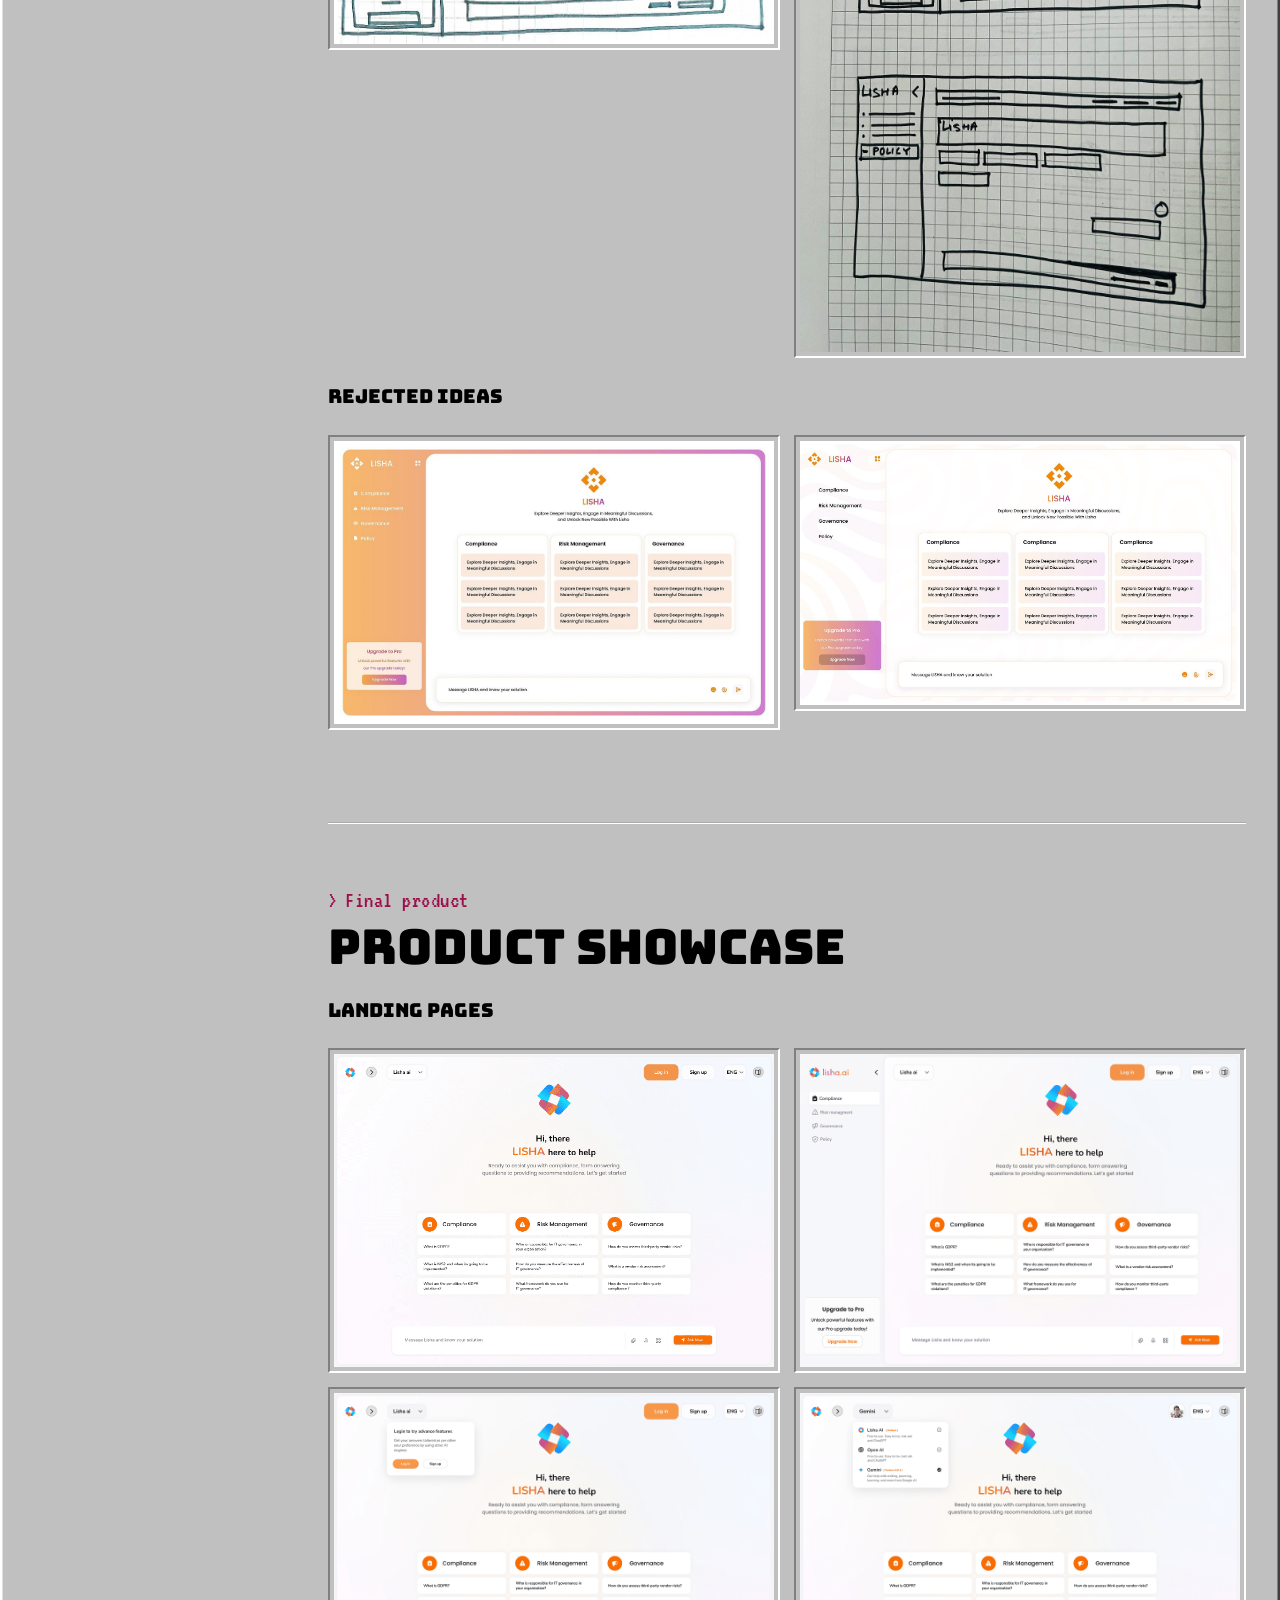
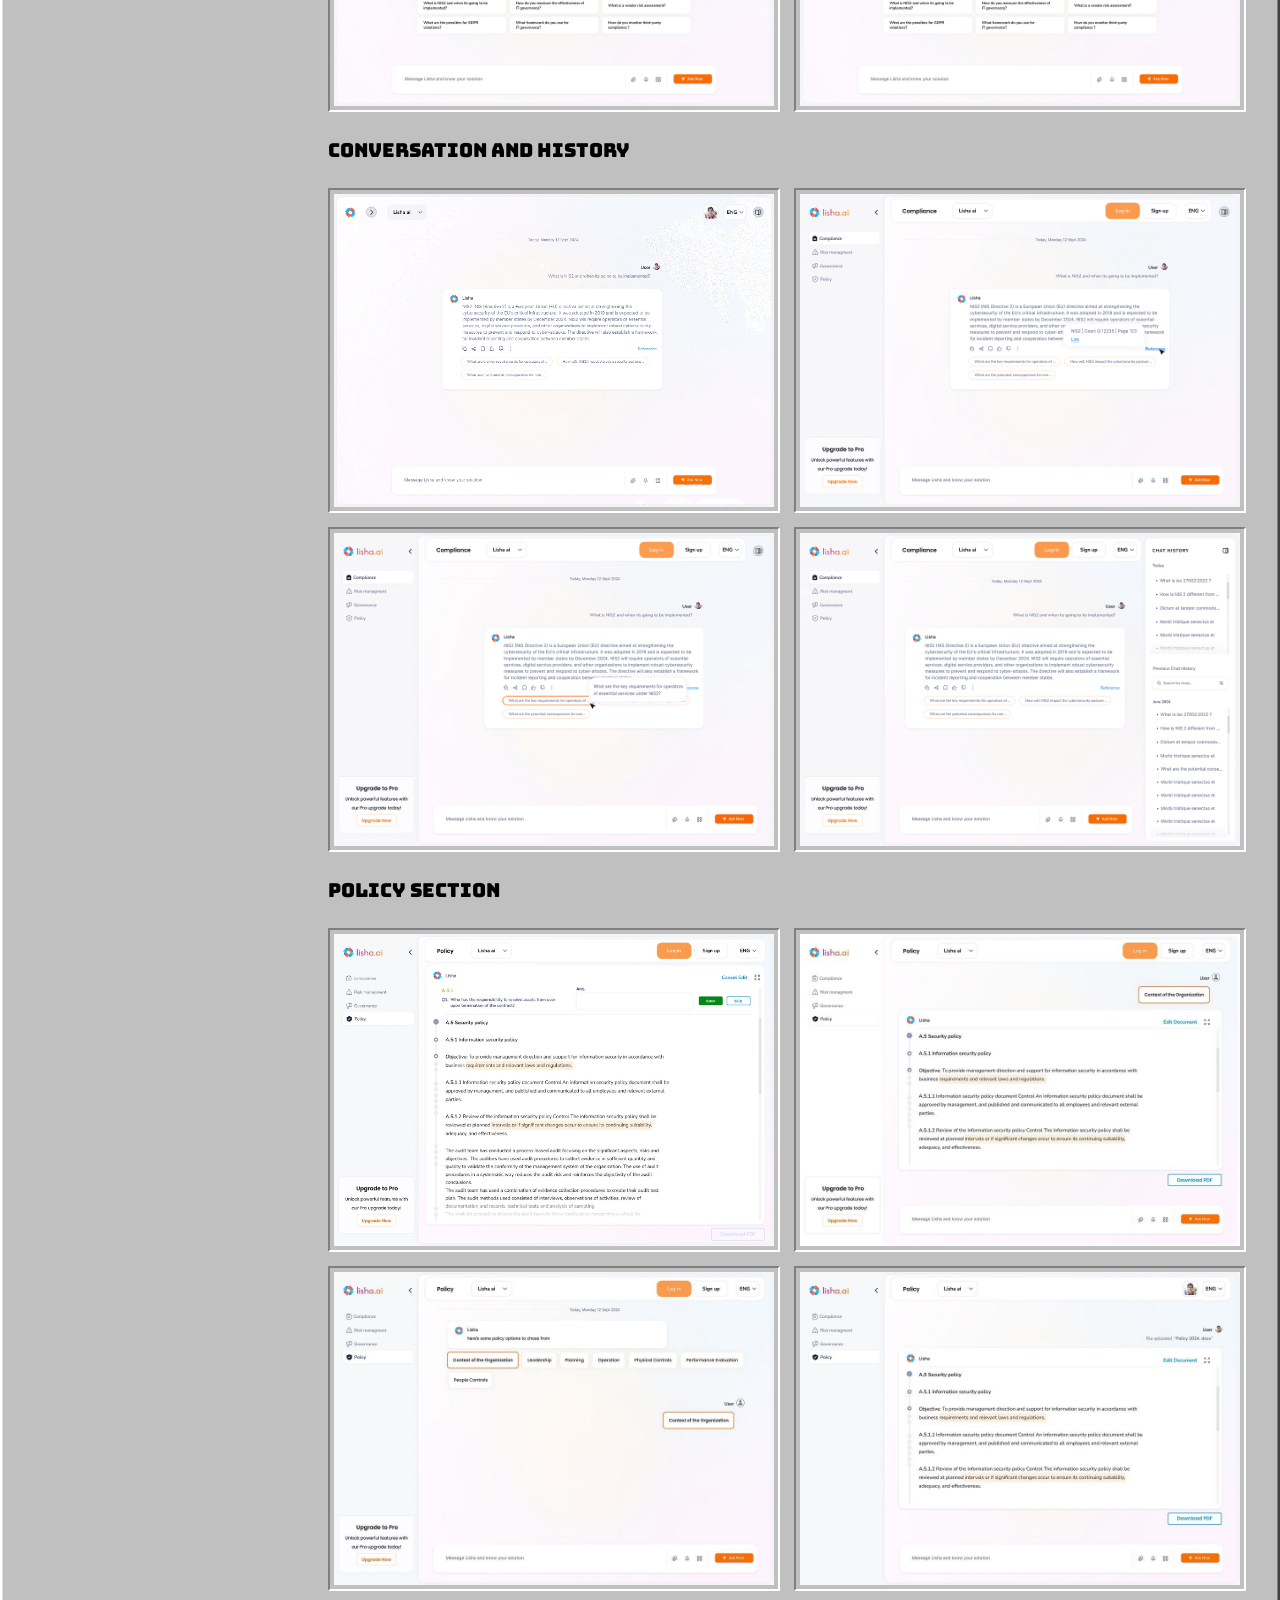
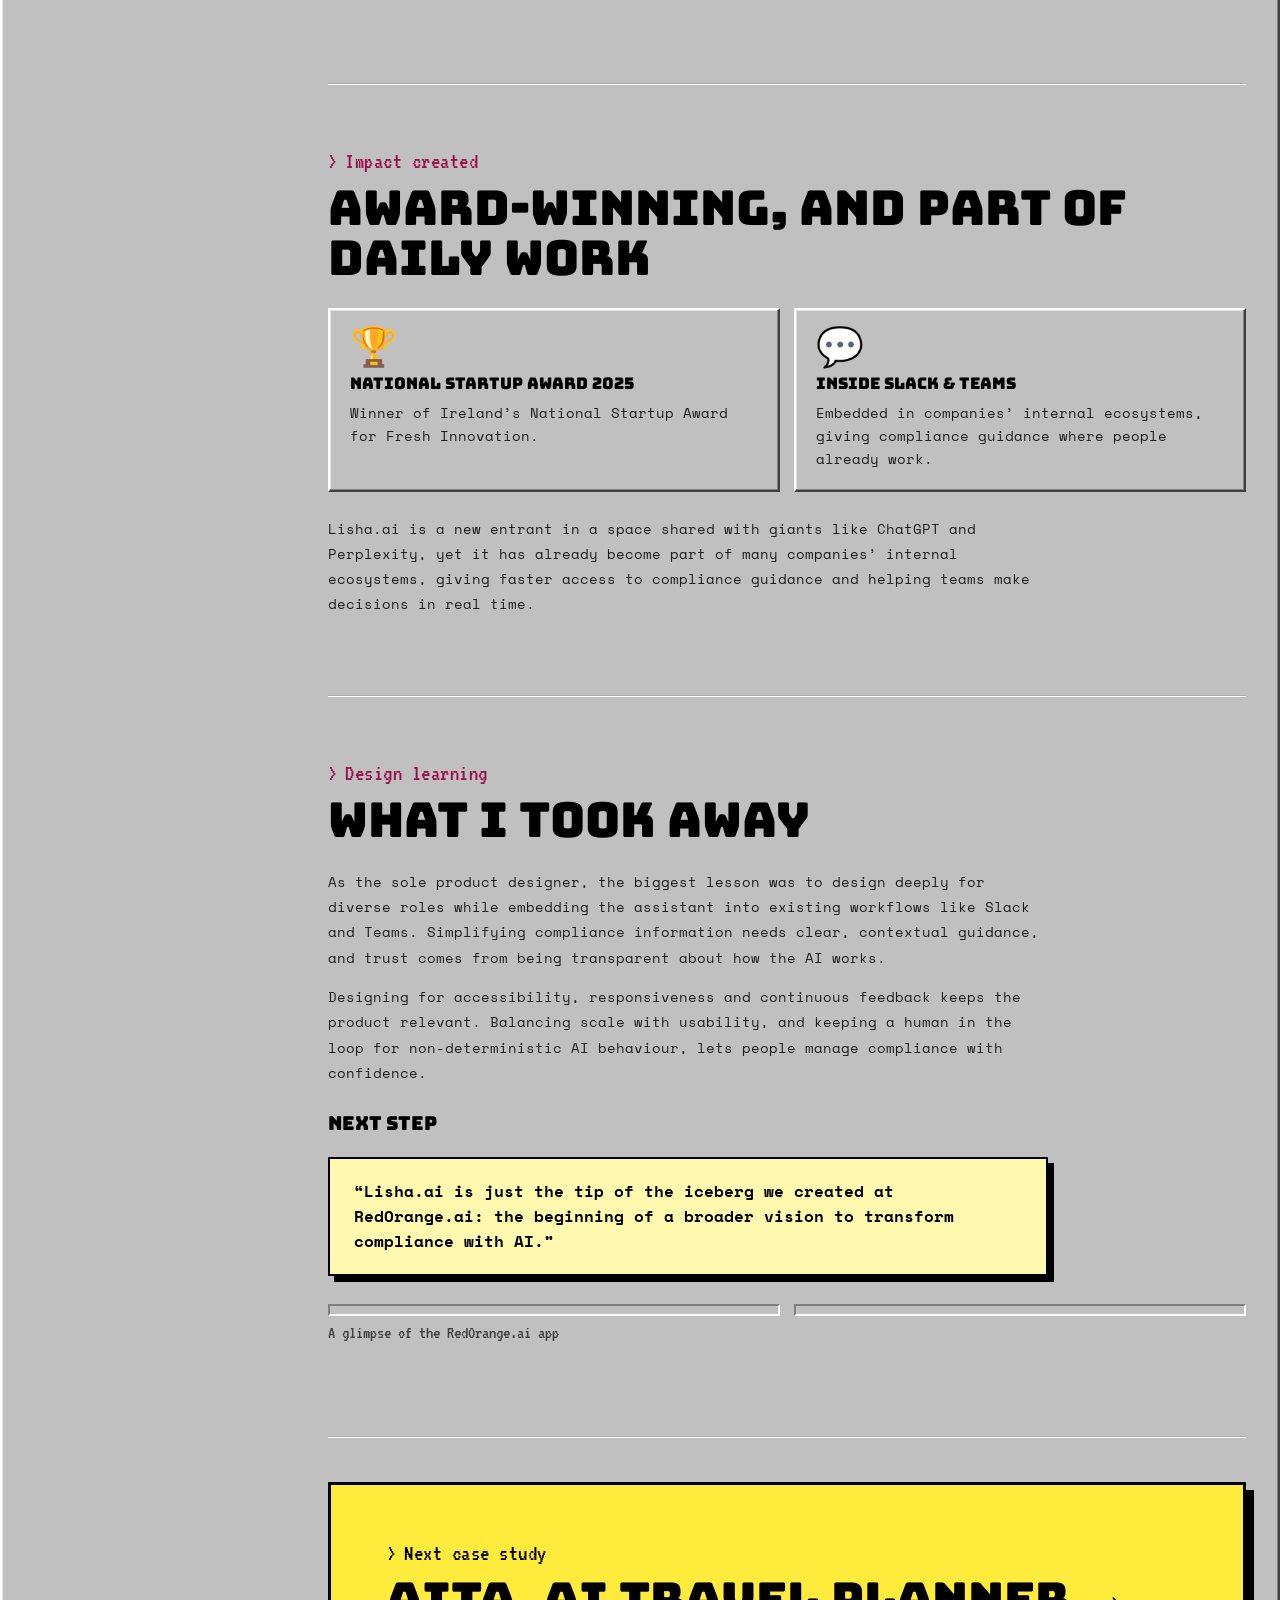
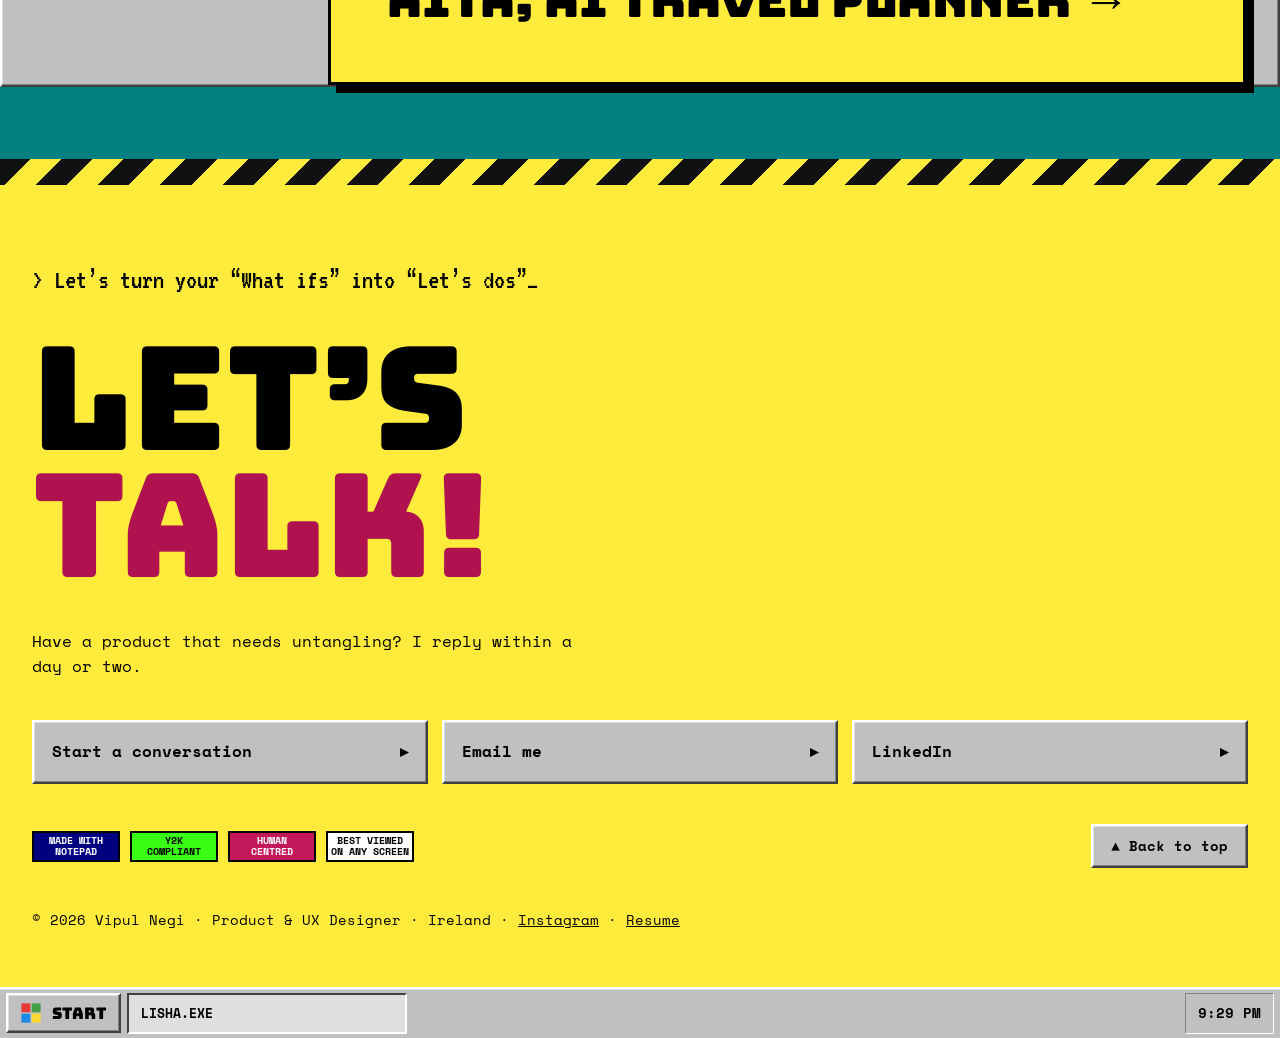
<file: work/lisha.html>
<!doctype html>
<html lang="en">
<head>
  <meta charset="utf-8">
  <meta name="viewport" content="width=device-width, initial-scale=1">
  <title>Lisha.ai case study — Vipul Negi</title>
  <meta name="description" content="How Vipul Negi designed Lisha.ai, an AI compliance copilot for DPOs, auditors and CISOs across ISO 27001, GDPR, NIS2 and DORA.">
  <meta property="og:image" content="../assets/img/hQaRrP4fw0ZKjXBvhHWRB6MEzo.jpg">
  <link rel="icon" href="../assets/img/favicon.svg" type="image/svg+xml">
  <link rel="preload" href="../assets/fonts/bungee-latin-400-normal.woff2" as="font" type="font/woff2" crossorigin>
  <link rel="stylesheet" href="../assets/css/styles.css">
  <script>try{var t=localStorage.getItem("theme");if(t)document.documentElement.dataset.theme=t}catch(e){}</script>
</head>
<body data-root="../" data-page="work/lisha.html">
  <a class="skip-link" href="#main">Skip to content</a>
  <header id="site-header"></header>

  <main id="main">
    <!-- ============ CASE STUDY HERO ============ -->
    <section class="cs-hero">
      <div class="container">
        <a class="back-link" href="../index.html#work">← All work</a>
        <span class="eyebrow">Case study · AI compliance</span>
        <h1>Lisha.ai</h1>
        <p class="lead">Designing a trustworthy AI copilot that helps DPOs, IT auditors and compliance teams make sense of ISO 27001, GDPR, NIS2 and DORA, without drowning in documents.</p>
        <dl class="cs-meta">
          <div><dt>Client</dt><dd>RedOrange.ai</dd></div>
          <div><dt>Duration</dt><dd>6 months</dd></div>
          <div><dt>Role</dt><dd>Sole product designer</dd></div>
          <div><dt>Platforms</dt><dd>Web, iOS, Android</dd></div>
        </dl>
        <figure class="cs-cover">
          <img src="../assets/img/hQaRrP4fw0ZKjXBvhHWRB6MEzo.jpg" alt="Lisha.ai brand cover">
        </figure>
      </div>
    </section>

    <div class="container cs-layout">
      <aside class="toc" aria-label="On this page">
        <p>On this page</p>
        <ol>
          <li><a href="#glance">At a glance</a></li>
          <li><a href="#context">Context</a></li>
          <li><a href="#challenge">Challenge</a></li>
          <li><a href="#users">Users</a></li>
          <li><a href="#benchmark">Benchmark</a></li>
          <li><a href="#concept">Concept</a></li>
          <li><a href="#process">Design process</a></li>
          <li><a href="#product">Final product</a></li>
          <li><a href="#impact">Impact</a></li>
          <li><a href="#learnings">Learnings</a></li>
        </ol>
      </aside>

      <article>
        <section class="cs-section" id="glance">
          <span class="eyebrow">At a glance</span>
          <h2>One designer, a whole compliance platform</h2>
          <div class="prose">
            <p>As the sole designer at LISHA.ai (Legal Intelligence System for Handling Assurance), I led the UX/UI strategy for an AI-powered compliance platform serving DPOs, IT auditors and compliance teams across ISO 27001, GDPR, NIS2 and DORA.</p>
            <p>Reporting to the CEO, I designed cross-platform solutions (iOS, Android, web) that translated complex compliance workflows into intuitive interfaces, working closely with engineers to balance design fidelity with technical constraints.</p>
          </div>
          <ul class="tags" style="margin-top:20px"><li class="tag">UX Design</li><li class="tag">UI Design</li><li class="tag">AI</li><li class="tag">Product Design</li><li class="tag">User Research</li></ul>
        </section>

        <section class="cs-section" id="context">
          <span class="eyebrow">Setting up the context</span>
          <h2>What is Lisha, and why is it needed?</h2>
          <div class="prose">
            <p>LISHA.ai is an AI compliance assistant that helps Data Protection Officers, IT auditors and compliance teams streamline policy creation and cut research time. It gives tailored guidance for different roles, such as CTOs, DPOs and CISOs, so the advice is precise and actionable.</p>
            <p>Regulatory compliance keeps getting more complex, time-consuming and critical. Fast-moving laws like GDPR, NIS2 and DORA, and standards such as ISO 27001, need constant monitoring, interpretation and application, which puts real strain on compliance teams.</p>
          </div>
          <div class="gallery">
            <figure><img src="../assets/img/QvYNEr1TjY6g5JkgTghyv5NA3bA.jpg" alt="Diagram mapping the compliance problem space" loading="lazy"></figure>
            <figure><img src="../assets/img/kdlFUJxDiUtYJK7HtXpjsUkk6mo.jpg" alt="Diagram of how compliance work flows today" loading="lazy"></figure>
          </div>
        </section>

        <section class="cs-section" id="challenge">
          <span class="eyebrow">Challenge</span>
          <h2>Starting from zero with the 3P formula</h2>
          <p class="callout">“When you start a project that has never been attempted before, it’s natural to panic and try everything. Trial and error gets you there eventually, but you lose a lot of time. To avoid that, I applied the 3P formula.”</p>
          <div class="prose"><p>Three questions framed the work: <strong>Where should I begin? What should I cover? What makes it different from others?</strong></p></div>
          <div class="cards">
            <div class="card">
              <span class="num">1</span>
              <h4>Problem</h4>
              <p>Compliance teams are overloaded with complex regulations, scattered documents and manual tracking. Applying guidelines is slow, error-prone and expensive, which raises risk and wastes resources.</p>
            </div>
            <div class="card">
              <span class="num">2</span>
              <h4>Pain</h4>
              <p>Overwhelming regulations, fragmented tools, no real-time visibility of changes, black-box AI with no sources, unclear accountability and a high cognitive load.</p>
            </div>
            <div class="card">
              <span class="num">3</span>
              <h4>Possibility</h4>
              <p>An AI assistant that acts as a compliance copilot, simplifying complex documents and giving real-time, trustworthy answers and workflows.</p>
            </div>
          </div>
          <h3>Common scenarios</h3>
          <div class="cards">
            <div class="card">
              <h4>Kenneth, 34 · Compliance Officer</h4>
              <p class="persona-quote">“I spend hours manually scanning regulations for updates.”</p>
              <p class="persona-quote">“I don’t trust AI tools that can’t show where the answer came from.”</p>
              <p class="persona-quote">“I wish there was one place where I could ask questions and get actionable, verifiable answers.”</p>
            </div>
            <div class="card">
              <h4>David, 41 · Legal Analyst</h4>
              <p class="persona-quote">“When I share compliance notes, they get lost in email threads.”</p>
              <p class="persona-quote">“I need AI to summarise documents, but also show the source text it was derived from.”</p>
            </div>
          </div>
          <h3>Possibilities</h3>
          <div class="prose">
            <p>Businesses get a clear view of where they need help: which compliances they must meet, how much to invest, and whether to bring in auditors or management firms.</p>
            <p>Compliance auditors and consultants get faster research and analysis, so they can serve more clients and grow their business.</p>
          </div>
        </section>

        <section class="cs-section" id="users">
          <span class="eyebrow">User understanding</span>
          <h2>Who we designed for</h2>
          <div class="prose">
            <p>Compliance-driven organisations often keep documents split between cloud platforms and local drives. That makes secure access, sharing sensitive policies and keeping audit trails hard, slows collaboration and creates bottlenecks when regulations change.</p>
          </div>
          <ul class="tags" style="margin:20px 0 8px"><li class="tag">IT Compliance Auditor</li><li class="tag">Legal Counsel</li><li class="tag">CISO</li><li class="tag">Data Protection Officer</li></ul>
          <h3>Key insights</h3>
          <div class="cards">
            <div class="card"><span class="num">85–90%</span><h4>Growing complexity</h4><p>of compliance leaders report more regulatory complexity, driven by diverging global rules, ESG standards and data privacy laws.</p></div>
            <div class="card"><span class="num">34%+</span><h4>Skill gaps</h4><p>talent shortage in compliance skills puts pressure on teams and pushes investment in automation.</p></div>
            <div class="card"><span class="num">~90%</span><h4>Expanding roles</h4><p>of compliance officers now also cover AI ethics, ESG metrics and supply-chain risk, often with limited resources.</p></div>
            <div class="card"><span class="num">$16.6B</span><h4>Tech adoption</h4><p>projected compliance-tech market in 2025, with AI and automation at the centre of monitoring and reporting.</p></div>
          </div>
        </section>

        <section class="cs-section" id="benchmark">
          <span class="eyebrow">Competitive benchmark</span>
          <h2>The giants, and where Lisha fits</h2>
          <div class="gallery">
            <figure><img src="../assets/img/dmX4NdpaciPs6vdULkmKkjjInZQ.jpg" alt="Competitor analysis card 1" loading="lazy"></figure>
            <figure><img src="../assets/img/2owXC2QnP3VlKRBlbcergBNkYM.jpg" alt="Competitor analysis card 2" loading="lazy"></figure>
            <figure><img src="../assets/img/UfMX2rWNlaqzo1y6SvG8Nk.jpg" alt="Competitor analysis card 3" loading="lazy"></figure>
            <figure><img src="../assets/img/aMkTVvcsyn3dLm4wgA1uFJKy7JA.jpg" alt="Competitor analysis card 4" loading="lazy"></figure>
          </div>
          <h3>How Lisha stands out</h3>
          <div class="prose">
            <ul>
              <li>A focused AI compliance assistant with role-based, real-time guidance, framework expertise and Slack and Teams integration.</li>
              <li>Faster research, automated policy creation and ease of use for compliance teams of any size.</li>
              <li>A 24/7 expert assistant that complements broader GRC platforms or works standalone.</li>
              <li>Serves a much larger group than the existing giants.</li>
            </ul>
          </div>
        </section>

        <section class="cs-section" id="concept">
          <span class="eyebrow">Concept</span>
          <h2>Product vision</h2>
          <p class="callout">“Create an AI assistant that simplifies compliance management through trusted, explainable AI interactions integrated into daily workflows.”</p>
          <h3>Prioritising with the MoSCoW method</h3>
          <div class="prose"><p>Must-have, should-have, could-have, won’t-have: sorting features by urgency and importance kept the team focused on what mattered first.</p></div>
          <div class="gallery">
            <figure><img src="../assets/img/VD7UJP31xNVVNbHcL6lXLlElgjo.jpg" alt="MoSCoW prioritisation board with sticky notes" loading="lazy"><figcaption>MoSCoW prioritisation</figcaption></figure>
            <figure><img src="../assets/img/TlQSJlDrShidYAQctd7WQEEXe4.jpg" alt="Simplified system diagram" loading="lazy"><figcaption>Simplified system diagram</figcaption></figure>
          </div>
        </section>

        <section class="cs-section" id="process">
          <span class="eyebrow">Design process</span>
          <h2>Information architecture to wireframes</h2>
          <p class="callout">“The platform has two sections. Anyone can try Lisha for free with limited tries; signing up raises the limit, and paid plans unlock the full platform.”</p>
          <div class="gallery">
            <figure><img src="../assets/img/OZaKTsC9CQN3wympxdRnnsbN4.jpg" alt="Information architecture diagram" loading="lazy"><figcaption>Information architecture</figcaption></figure>
            <figure><img src="../assets/img/dbooufxu3qqWWIXlDnV0TgeRU.jpg" alt="Detailed feature map" loading="lazy"><figcaption>Feature map</figcaption></figure>
          </div>
          <h3>Where the ideas came from</h3>
          <div class="prose"><p>When starting something new, inspiration often comes from established leaders. I studied proven giants and key players for insight and direction.</p></div>
          <div class="gallery gallery--3">
            <figure><img src="../assets/img/inU0OPGulkC5vu1rWqj7j1LVbI.jpg" alt="Inspiration reference 1" loading="lazy"></figure>
            <figure><img src="../assets/img/r4urFQCq0AZbVdB7j7iKVGr8Uw.jpg" alt="Inspiration reference 2" loading="lazy"></figure>
            <figure><img src="../assets/img/nODN9E163wd8MQScc7SyHqFf4.jpg" alt="Inspiration reference 3" loading="lazy"></figure>
          </div>
          <h3>Rough wireframing</h3>
          <div class="gallery">
            <figure><img src="../assets/img/xumIgsM0qG6sWnjoy3oGooajdw.jpg" alt="Hand-drawn wireframe 1" loading="lazy"></figure>
            <figure><img src="../assets/img/zeN9wFuJVJRIozsTkv0bqkhSU.jpg" alt="Hand-drawn wireframe 2" loading="lazy"></figure>
            <figure><img src="../assets/img/DvW5u0xODhzH6DQLTF0AS1H5PQ.jpg" alt="Hand-drawn wireframe 3" loading="lazy"></figure>
            <figure><img src="../assets/img/oUSCGqU2FFn8C976HB2diPTew.jpg" alt="Hand-drawn wireframe on paper" loading="lazy"></figure>
          </div>
          <h3>Rejected ideas</h3>
          <div class="gallery">
            <figure><img src="../assets/img/NnQW32vHaCSvwPNBiH9l0Fq8Yk.jpg" alt="Rejected design direction 1" loading="lazy"></figure>
            <figure><img src="../assets/img/1g0RAB22QZsIlU7qzGbQfeo8v3s.jpg" alt="Rejected design direction 2" loading="lazy"></figure>
          </div>
        </section>

        <section class="cs-section" id="product">
          <span class="eyebrow">Final product</span>
          <h2>Product showcase</h2>
          <h3>Landing pages</h3>
          <div class="gallery">
            <figure><img src="../assets/img/d2KfAdvXZmKF6ZwAzPXuo9O6BVM.png" alt="Lisha landing page" loading="lazy"></figure>
            <figure><img src="../assets/img/SPL761s76bcGhYwK4hTszyApiX0.png" alt="Lisha landing page variant" loading="lazy"></figure>
            <figure><img src="../assets/img/53AR37vMcjVuItdK1wGvuZCKeF4.png" alt="Lisha landing page variant" loading="lazy"></figure>
            <figure><img src="../assets/img/sTuSTkODj4bB5fhC7jr4agJrDXQ.png" alt="Lisha landing page variant" loading="lazy"></figure>
          </div>
          <h3>Conversation and history</h3>
          <div class="gallery">
            <figure><img src="../assets/img/HK54vQ9zM85GMXIBsIM0MvE8CU.png" alt="Lisha conversation screen" loading="lazy"></figure>
            <figure><img src="../assets/img/I4TPN5kQJtJUrT9dJrQehes4U.png" alt="Lisha conversation screen" loading="lazy"></figure>
            <figure><img src="../assets/img/2KVXwmu7TYZlK2or3w2Opr4T32Q.png" alt="Lisha history screen" loading="lazy"></figure>
            <figure><img src="../assets/img/9RnGWht2sb4Jgkm9Ag4aIWiaRg.png" alt="Lisha history screen" loading="lazy"></figure>
          </div>
          <h3>Policy section</h3>
          <div class="gallery">
            <figure><img src="../assets/img/ZImF9mGGinfRa5XmV2TkTohljM.jpg" alt="Lisha policy screen" loading="lazy"></figure>
            <figure><img src="../assets/img/FAK4WQj74V00UY5XqC4tl0vdrI.jpg" alt="Lisha policy screen" loading="lazy"></figure>
            <figure><img src="../assets/img/5yEa1ecQPzZ2ZXz4WZiUToRms.jpg" alt="Lisha policy screen" loading="lazy"></figure>
            <figure><img src="../assets/img/CLUOd0Kky4snJHAz0o5PP5Rv9BI.jpg" alt="Lisha policy screen" loading="lazy"></figure>
          </div>
        </section>

        <section class="cs-section" id="impact">
          <span class="eyebrow">Impact created</span>
          <h2>Award-winning, and part of daily work</h2>
          <div class="cards">
            <div class="card"><span class="num">🏆</span><h4>National Startup Award 2025</h4><p>Winner of Ireland’s National Startup Award for Fresh Innovation.</p></div>
            <div class="card"><span class="num">💬</span><h4>Inside Slack &amp; Teams</h4><p>Embedded in companies’ internal ecosystems, giving compliance guidance where people already work.</p></div>
          </div>
          <div class="prose">
            <p>Lisha.ai is a new entrant in a space shared with giants like ChatGPT and Perplexity, yet it has already become part of many companies’ internal ecosystems, giving faster access to compliance guidance and helping teams make decisions in real time.</p>
          </div>
        </section>

        <section class="cs-section" id="learnings">
          <span class="eyebrow">Design learning</span>
          <h2>What I took away</h2>
          <div class="prose">
            <p>As the sole product designer, the biggest lesson was to design deeply for diverse roles while embedding the assistant into existing workflows like Slack and Teams. Simplifying compliance information needs clear, contextual guidance, and trust comes from being transparent about how the AI works.</p>
            <p>Designing for accessibility, responsiveness and continuous feedback keeps the product relevant. Balancing scale with usability, and keeping a human in the loop for non-deterministic AI behaviour, lets people manage compliance with confidence.</p>
          </div>
          <h3>Next step</h3>
          <p class="callout">“Lisha.ai is just the tip of the iceberg we created at RedOrange.ai: the beginning of a broader vision to transform compliance with AI.”</p>
          <div class="gallery">
            <figure><img src="../assets/img/OISF3hXWD3cnkdgezI6xa0PFic.png" alt="RedOrange.ai app dashboard" loading="lazy"><figcaption>A glimpse of the RedOrange.ai app</figcaption></figure>
            <figure><img src="../assets/img/i4s2Ivx6junDBBK0T9zebyzBA.png" alt="RedOrange.ai app screen" loading="lazy"></figure>
          </div>
        </section>

        <a class="next-project" href="aita.html">
          <span class="eyebrow">Next case study</span>
          <h2>AITA, AI travel planner →</h2>
        </a>
      </article>
    </div>
  </main>

  <div id="site-footer"></div>
  <script src="../assets/js/main.js"></script>
</body>
</html>
</file>
<file: assets/css/styles.css>
/* ==========================================================================
   Vipul Negi — Portfolio  ·  "VIPUL 95" retro theme
   One stylesheet for every page. Edit the tokens in :root to restyle the site.
   Look: Windows 95 desktop — teal desktop, silver bevelled windows, navy title
   bars, chunky display type (Bungee), pixel labels (VT323), mono body (Space Mono).
   ========================================================================== */

/* ---------- 0. Fonts (self-hosted, SIL Open Font License; no Google requests) ---------- */
@font-face { font-family: "Bungee"; src: url("../fonts/bungee-latin-400-normal.woff2") format("woff2"); font-weight: 400; font-display: swap; }
@font-face { font-family: "Bungee Shade"; src: url("../fonts/bungee-shade-latin-400-normal.woff2") format("woff2"); font-weight: 400; font-display: swap; }
@font-face { font-family: "VT323"; src: url("../fonts/vt323-latin-400-normal.woff2") format("woff2"); font-weight: 400; font-display: swap; }
@font-face { font-family: "Space Mono"; src: url("../fonts/space-mono-latin-400-normal.woff2") format("woff2"); font-weight: 400; font-style: normal; font-display: swap; }
@font-face { font-family: "Space Mono"; src: url("../fonts/space-mono-latin-400-italic.woff2") format("woff2"); font-weight: 400; font-style: italic; font-display: swap; }
@font-face { font-family: "Space Mono"; src: url("../fonts/space-mono-latin-700-normal.woff2") format("woff2"); font-weight: 700; font-display: swap; }

/* ---------- 1. Design tokens ---------- */
:root {
  /* Desktop + windows */
  --desk: #008080;            /* desktop colour (try #3a6ea5, #5b2c83, #1f6f43) */
  --win: #c0c0c0;             /* window face */
  --win-hi: #ffffff;          /* bevel highlight */
  --win-light: #dfdfdf;       /* inner highlight */
  --win-mid: #808080;         /* inner shadow */
  --win-lo: #404040;          /* bevel shadow */
  --field: #ffffff;           /* sunken fields, inputs */
  --title-a: #000080;         /* title bar gradient start */
  --title-b: #1084d0;         /* title bar gradient end */

  /* Ink */
  --ink: #000000;
  --ink-2: #1c1c1c;
  --muted: #404040;
  --on-desk: #ffffff;
  --brand: #000080;           /* links, highlights */
  --accent: #9c0f4a;          /* magenta, passes 4.5:1 on silver */
  --accent-big: #c2185b;      /* magenta for very large type only */
  --sun: #ffeb3b;             /* yellow */
  --led: #39ff14;             /* hit-counter green */
  --on-brand: #ffffff;

  /* Type */
  --font-display: "Bungee", "Arial Black", Impact, sans-serif;
  --font-shade: "Bungee Shade", "Bungee", "Arial Black", sans-serif;
  --font-pixel: "VT323", "Courier New", monospace;
  --font-sans: "Space Mono", "Courier New", monospace;
  --font-serif: var(--font-display);
  --fs-xs: 0.8rem;
  --fs-sm: 0.9rem;
  --fs-md: 1rem;
  --fs-lg: 1.2rem;
  --fs-xl: clamp(1.5rem, 1.2rem + 1.2vw, 2rem);
  --fs-2xl: clamp(1.9rem, 1.3rem + 2.6vw, 3rem);
  --fs-3xl: clamp(2.5rem, 1.4rem + 4.6vw, 5.2rem);

  /* Space */
  --gutter: clamp(14px, 3.5vw, 32px);
  --max: 1280px;
  --max-text: 720px;
  --radius: 0;
  --radius-lg: 0;
  --ease: cubic-bezier(.2, .7, .2, 1);

  /* Bevels (raised / sunken) */
  --raised: inset -1px -1px var(--win-mid), inset 1px 1px var(--win-light);
  --sunken: inset 1px 1px var(--win-lo);
}

/* Night mode: same desktop, lights off */
@media (prefers-color-scheme: dark) {
  :root:not([data-theme="light"]) {
    --desk: #00393a; --win: #3a3a3a; --win-hi: #6c6c6c; --win-light: #555555; --win-mid: #222222; --win-lo: #0e0e0e;
    --field: #1c1c1c; --ink: #f2f2f2; --ink-2: #e0e0e0; --muted: #c4c4c4; --brand: #9fc0ff; --accent: #ff8fc4; --accent-big: #ff7ab8;
  }
}
:root[data-theme="dark"] {
  --desk: #00393a; --win: #3a3a3a; --win-hi: #6c6c6c; --win-light: #555555; --win-mid: #222222; --win-lo: #0e0e0e;
  --field: #1c1c1c; --ink: #f2f2f2; --ink-2: #e0e0e0; --muted: #c4c4c4; --brand: #9fc0ff; --accent: #ff8fc4; --accent-big: #ff7ab8;
}

/* ---------- 2. Base ---------- */
*, *::before, *::after { box-sizing: border-box; }
html { scroll-behavior: smooth; -webkit-text-size-adjust: 100%; }
body {
  margin: 0;
  background: var(--desk);
  color: var(--ink);
  font-family: var(--font-sans);
  font-size: var(--fs-md);
  line-height: 1.6;
  overflow-x: hidden;
  cursor: url("../img/cursor.svg") 1 1, auto;
}
a, button, summary, label, .t-person { cursor: url("../img/hand.svg") 6 1, pointer; }
img { max-width: 100%; display: block; height: auto; }
a { color: inherit; text-decoration: none; }
p { margin: 0 0 1em; }
h1, h2, h3, h4 { font-family: var(--font-display); font-weight: 400; line-height: 1.05; margin: 0 0 .5em; }
:focus-visible { outline: 2px dotted var(--ink); outline-offset: 2px; }
::selection { background: var(--title-a); color: #fff; }

.container { width: 100%; max-width: var(--max); margin: 0 auto; padding: 0 var(--gutter); }
.section { padding: clamp(48px, 7vw, 96px) 0; }
.section--tight { padding: clamp(32px, 5vw, 56px) 0; }
.skip-link { position: absolute; left: -9999px; }
.skip-link:focus { left: 16px; top: 16px; z-index: 300; background: var(--sun); color: #000; padding: 8px 12px; border: 2px solid #000; }

/* Reusable bevelled surfaces */
.win, .bevel {
  background: var(--win); color: var(--ink);
  border: 2px solid; border-color: var(--win-hi) var(--win-lo) var(--win-lo) var(--win-hi);
  box-shadow: var(--raised);
}
.sunken {
  background: var(--field);
  border: 2px solid; border-color: var(--win-mid) var(--win-hi) var(--win-hi) var(--win-mid);
  box-shadow: var(--sunken);
}
.titlebar {
  background: linear-gradient(90deg, var(--title-a), var(--title-b)); color: #fff;
  display: flex; align-items: center; justify-content: space-between; gap: 12px;
  padding: 3px 4px 3px 10px; font-family: var(--font-pixel); font-size: 22px; letter-spacing: .5px; line-height: 1.1;
}
.titlebar > span:first-child { overflow: hidden; text-overflow: ellipsis; white-space: nowrap; min-width: 0; }
.ctls { display: flex; gap: 2px; flex: none; }
.ctl {
  width: 22px; height: 20px; background: #c0c0c0; color: #000;
  border: 2px solid; border-color: #fff #404040 #404040 #fff;
  font: 700 12px/1 var(--font-sans); display: grid; place-items: center;
}
.menubar { display: flex; gap: 18px; padding: 4px 10px; font-size: var(--fs-sm); border-bottom: 1px solid var(--win-mid); box-shadow: 0 1px var(--win-hi); }
.statusbar { display: flex; gap: 4px; padding: 4px; font-size: 13px; }
.statusbar span { flex: 0 1 auto; padding: 2px 8px; border: 1px solid; border-color: var(--win-mid) var(--win-hi) var(--win-hi) var(--win-mid); }
.statusbar span:first-child { flex: 1; }

/* Section heading pattern: pixel label + chunky title */
.eyebrow {
  display: inline-flex; align-items: center; gap: 8px;
  font-family: var(--font-pixel); font-size: 1.45rem; line-height: 1.1; letter-spacing: .02em;
  color: var(--accent);
}
.eyebrow::before { content: ">"; }
.eyebrow .dot { width: 10px; height: 10px; background: var(--led); border: 2px solid #000; }
.section-head { display: flex; justify-content: space-between; align-items: end; gap: 20px; flex-wrap: wrap; margin-bottom: clamp(24px, 4vw, 44px); }
.section-head h2 { font-size: var(--fs-2xl); margin: 6px 0 0; max-width: 20ch; }
.section-head p { color: var(--muted); max-width: 46ch; margin: 0; }
.lead { font-size: var(--fs-lg); color: var(--ink-2); }

/* Buttons */
.btn {
  display: inline-flex; align-items: center; justify-content: center; gap: 10px;
  min-height: 44px; padding: 0 18px;
  font: 700 var(--fs-sm)/1.2 var(--font-sans); color: #000; background: #c0c0c0;
  border: 2px solid; border-color: #fff #404040 #404040 #fff;
  box-shadow: inset -1px -1px #808080, inset 1px 1px #dfdfdf;
  text-decoration: none;
}
.btn:hover { background: #d4d0c8; color: #000; }
.btn:active { border-color: #404040 #fff #fff #404040; box-shadow: inset 1px 1px #808080; padding-top: 2px; }
.btn--primary, .btn--primary:hover { background: var(--sun); color: #000; }
.btn svg { width: 16px; height: 16px; }

/* Tags */
.tags { display: flex; flex-wrap: wrap; gap: 6px; padding: 0; margin: 0; list-style: none; }
.tag {
  font-size: var(--fs-xs); padding: 2px 8px; font-weight: 700; color: var(--ink);
  background: var(--win); border: 1px solid; border-color: var(--win-hi) var(--win-lo) var(--win-lo) var(--win-hi);
}

/* ---------- 3. Header: marquee + menu bar ---------- */
.site-header { position: sticky; top: 0; z-index: 50; }
.ticker { background: #000; color: var(--sun); overflow: hidden; height: 34px; display: flex; align-items: center; font: 22px/1 var(--font-pixel); letter-spacing: 1px; }
.ticker-track { display: inline-block; white-space: nowrap; padding-left: 100%; animation: ticker 32s linear infinite; }
@keyframes ticker { to { transform: translateX(-100%); } }
.menu-wrap { background: var(--win); border-bottom: 2px solid var(--win-lo); box-shadow: inset 0 -1px var(--win-mid), inset 0 1px var(--win-hi); }
.site-header .container { display: flex; align-items: center; justify-content: space-between; gap: 12px; min-height: 60px; }
.logo { display: inline-flex; align-items: center; gap: 10px; font: 400 22px/1 var(--font-display); color: var(--ink); }
.logo-mark { width: 30px; height: 30px; flex: none; }
.nav { display: flex; align-items: center; gap: 6px; }
.nav a:not(.btn) {
  display: inline-flex; align-items: center; min-height: 40px; padding: 0 14px;
  font-weight: 700; font-size: var(--fs-sm); color: var(--ink);
  border: 2px solid transparent;
}
.nav a:not(.btn):hover { border-color: var(--win-hi) var(--win-lo) var(--win-lo) var(--win-hi); }
.nav a[aria-current="page"] { border-color: var(--win-lo) var(--win-hi) var(--win-hi) var(--win-lo) !important; background: var(--win-light); color: #000; }
.nav .btn { margin-left: 6px; }
.icon-btn {
  width: 44px; height: 44px; display: grid; place-items: center; color: #000; background: #c0c0c0;
  border: 2px solid; border-color: #fff #404040 #404040 #fff; box-shadow: inset -1px -1px #808080, inset 1px 1px #dfdfdf;
}
.icon-btn:active { border-color: #404040 #fff #fff #404040; }
.icon-btn svg { width: 20px; height: 20px; }
.header-actions { display: flex; align-items: center; gap: 6px; }
.menu-toggle { display: none; }

@media (max-width: 860px) {
  .menu-toggle { display: grid; }
  .nav {
    position: absolute; top: 100%; right: var(--gutter); flex-direction: column; align-items: stretch; gap: 0;
    min-width: 230px; padding: 4px;
    background: var(--win); border: 2px solid; border-color: var(--win-hi) var(--win-lo) var(--win-lo) var(--win-hi);
    box-shadow: var(--raised), 4px 4px 0 rgba(0,0,0,.35);
    visibility: hidden; opacity: 0; transform: translateY(-4px); transition: .15s;
  }
  .nav.is-open { visibility: visible; opacity: 1; transform: none; }
  .nav a:not(.btn) { min-height: 48px; }
  .nav a:not(.btn):hover { background: var(--title-a); color: #fff; border-color: transparent; }
  .nav .btn { margin: 6px 0 2px; }
  .logo span:last-child { font-size: 18px; }
}

/* ---------- 4. Window chrome around each page's content (not the home page) ---------- */
.page-window { max-width: var(--max); margin: clamp(16px, 3vw, 36px) auto clamp(40px, 6vw, 72px); padding: 0; }
.page-window > .titlebar, .page-window > .menubar { margin: 0; }
.page-window .hero, .page-window .cs-hero { padding-top: clamp(28px, 4vw, 56px); }
@media (max-width: 700px) { .page-window { margin: 10px 8px; } .menubar { display: none; } }

/* ---------- 5. Home: desktop hero ---------- */
.desktop { padding: clamp(28px, 5vw, 56px) 0 clamp(48px, 7vw, 80px); color: var(--on-desk); position: relative; }
.desktop-grid { display: flex; flex-wrap: wrap; gap: clamp(20px, 3vw, 36px); align-items: flex-start; }
.desk-icons { display: flex; flex-direction: column; gap: 22px; flex: 0 0 96px; }
.desk-icon { display: flex; flex-direction: column; align-items: center; gap: 6px; width: 96px; color: #fff; font: 20px/1.05 var(--font-pixel); text-align: center; }
.desk-icon svg { width: 52px; height: 48px; }
.desk-icon:hover span, .desk-icon:focus-visible span { background: var(--title-a); outline: 1px dotted #fff; }
@media (max-width: 700px) { .desk-icons { flex-direction: row; flex-wrap: wrap; flex: 1 1 100%; gap: 6px; } .desk-icon { width: 78px; font-size: 18px; } }

.hero-window { flex: 999 1 620px; min-width: 0; }
.hero-body { padding: clamp(22px, 4vw, 44px); display: grid; grid-template-columns: minmax(0, 1.35fr) minmax(0, .65fr); gap: clamp(24px, 4vw, 48px); align-items: center; }
.prompt { font: 1.6rem/1.15 var(--font-pixel); color: var(--brand); margin: 0 0 16px; }
.blink { animation: blink 1s steps(2, start) infinite; }
@keyframes blink { to { visibility: hidden; } }
.hero-window h1 { font-size: var(--fs-3xl); line-height: .95; margin: 0 0 20px; }
.hero-window h1 em { font-style: normal; color: var(--accent-big); }
.hero-window .lead { max-width: 52ch; }
.hero-cta { display: flex; flex-wrap: wrap; gap: 12px; margin-top: 28px; }
.portrait { position: relative; margin: 0; }
.portrait .frame { padding: 6px; background: var(--win); }
.portrait img { width: 100%; aspect-ratio: 4 / 5; object-fit: cover; image-rendering: auto; }
.portrait figcaption { margin-top: 8px; font: 19px/1.15 var(--font-pixel); color: var(--muted); text-align: center; }
.starburst { position: absolute; top: -34px; right: -22px; width: 124px; height: 124px; transform: rotate(12deg); color: #000; }
.starburst svg { position: absolute; inset: 0; width: 100%; height: 100%; }
.starburst span { position: absolute; inset: 0; display: grid; place-items: center; text-align: center; font: 15px/1.05 var(--font-display); }
@media (max-width: 820px) {
  .hero-body { grid-template-columns: 1fr; }
  .portrait { max-width: 320px; }
  .starburst { width: 104px; height: 104px; right: -12px; }
}

/* Hit counters */
.counters { background: var(--win); border-top: 2px solid var(--win-hi); border-bottom: 2px solid var(--win-lo); }
.stats { display: grid; grid-template-columns: repeat(auto-fit, minmax(220px, 1fr)); gap: 18px; }
.stat { padding: 14px; text-align: center; }
.stat b {
  display: block; padding: 8px 12px; margin-bottom: 10px; background: #000; color: var(--led);
  font: 400 clamp(2.6rem, 2rem + 2vw, 3.8rem)/1 var(--font-pixel); letter-spacing: 3px;
  border: 2px solid; border-color: #404040 #fff #fff #404040;
}
.stat span { font-size: var(--fs-sm); }

/* Hazard tape divider */
.tape { height: 26px; background: repeating-linear-gradient(-45deg, var(--sun) 0 22px, #111 22px 44px); }

/* ---------- 6. Work: file windows ---------- */
.work-zone { color: var(--on-desk); }
.work-zone .section-head h2 { font-family: var(--font-shade); color: var(--sun); font-size: clamp(2.2rem, 1.4rem + 4vw, 4.4rem); max-width: none; }
.work-zone .section-head p { color: #fff; font: 1.5rem/1.2 var(--font-pixel); }
.work-list { display: grid; grid-template-columns: repeat(auto-fit, minmax(min(100%, 340px), 1fr)); gap: clamp(18px, 2.5vw, 28px); }
.work-card { display: flex; flex-direction: column; color: var(--ink); transition: transform .15s; }
.work-card:hover { transform: translate(-3px, -3px); box-shadow: var(--raised), 6px 6px 0 rgba(0,0,0,.4); }
.work-media { margin: 8px; overflow: hidden; aspect-ratio: 16 / 10; background: #000080; }
.work-media img { width: 100%; height: 100%; object-fit: cover; }
.work-body { padding: 6px 18px 20px; display: flex; flex-direction: column; gap: 12px; flex: 1; }
.work-body .meta { font: 1.25rem/1.15 var(--font-pixel); color: var(--brand); }
.work-body h3 { font-size: var(--fs-xl); margin: 0; }
.work-body p { color: var(--ink-2); margin: 0; font-size: var(--fs-sm); flex: 1; }
.award { align-self: flex-start; background: var(--sun); color: #000; border: 2px solid #000; padding: 3px 10px; font-size: var(--fs-xs); font-weight: 700; }
.link-arrow { align-self: flex-start; }
.work-card:hover .link-arrow { background: var(--sun); }

/* ---------- 7. Roles ("What I bring") ---------- */
.roles { display: grid; grid-template-columns: repeat(auto-fit, minmax(min(100%, 260px), 1fr)); gap: 18px; }
.role { padding: 24px; min-height: 200px; display: flex; flex-direction: column; justify-content: space-between; }
.role-num { font: 1.4rem/1 var(--font-pixel); color: var(--accent); }
.role-num::after { content: ".EXE"; }
.role h3 { font-size: var(--fs-xl); margin: 20px 0 8px; }
.role .rotator { font-family: var(--font-sans); font-weight: 700; color: var(--brand); font-size: var(--fs-md); min-height: 3.2em; margin: 0; transition: opacity .3s; }
.role .rotator.is-out { opacity: 0; }

/* ---------- 8. Brands webring ---------- */
.webring { background: #000; color: #fff; text-align: center; }
.webring .ring-title { font: 1.7rem/1 var(--font-pixel); color: var(--sun); margin: 0 0 22px; }
.webring .ring-title::before { content: "<< "; } .webring .ring-title::after { content: " >>"; }
.marquee { overflow: hidden; }
.marquee-track { display: flex; gap: 16px; width: max-content; animation: marquee 40s linear infinite; }
.marquee:hover .marquee-track { animation-play-state: paused; }
.brand-logo {
  width: 168px; height: 84px; flex: none; display: grid; place-items: center; padding: 16px;
  background: #fff; border: 2px dashed var(--led);
}
.brand-logo img { max-height: 44px; width: auto; object-fit: contain; }
@keyframes marquee { to { transform: translateX(-50%); } }

/* ---------- 9. Testimonials: dialog with tabs ---------- */
.dialog { max-width: 1000px; margin: 0 auto; }
.testimonials { padding: clamp(16px, 3vw, 28px); display: grid; grid-template-columns: minmax(0, .85fr) minmax(0, 1.15fr); gap: clamp(18px, 3vw, 32px); align-items: start; }
.t-list { display: grid; gap: 6px; }
.t-person {
  display: flex; align-items: center; gap: 12px; text-align: left; width: 100%; min-height: 60px;
  padding: 8px 12px; font: inherit; color: var(--ink); background: var(--win);
  border: 2px solid; border-color: var(--win-hi) var(--win-lo) var(--win-lo) var(--win-hi);
}
.t-person img { width: 44px; height: 44px; background: #fff; border: 2px solid; border-color: var(--win-mid) var(--win-hi) var(--win-hi) var(--win-mid); flex: none; }
.t-person b { display: block; font-size: var(--fs-sm); }
.t-person span { font-size: var(--fs-xs); color: var(--muted); }
.t-person[aria-selected="true"] { background: var(--title-a); color: #fff; border-color: var(--win-lo) var(--win-hi) var(--win-hi) var(--win-lo); }
.t-person[aria-selected="true"] span { color: #dfe6ff; }
.t-panel { padding: clamp(20px, 3vw, 32px); position: relative; display: flex; gap: 18px; color: var(--ink); }
.t-panel[hidden] { display: none; }
.t-panel .quote-mark { flex: none; width: 48px; height: 48px; background: url("../img/info.svg") center / contain no-repeat; font-size: 0; }
.t-panel blockquote { margin: 0; font-size: var(--fs-md); line-height: 1.65; }
.t-panel footer { margin-top: 16px; font-weight: 700; font-size: var(--fs-sm); }
@media (max-width: 820px) { .testimonials { grid-template-columns: 1fr; } .t-panel { flex-direction: column; } }

/* ---------- 10. FAQ: expandable tree ---------- */
.faq { max-width: 960px; }
.faq details { border-bottom: 1px dotted var(--win-mid); }
.faq summary { list-style: none; padding: 18px 8px 18px 44px; position: relative; font-weight: 700; font-size: var(--fs-md); }
.faq summary::-webkit-details-marker { display: none; }
.faq summary::before {
  content: "+"; position: absolute; left: 6px; top: 18px; width: 22px; height: 22px;
  display: grid; place-items: center; font: 700 16px/1 var(--font-sans); color: #000; background: #fff; border: 1px solid #808080;
}
.faq details[open] summary::before { content: "−"; }
.faq summary:hover { background: var(--title-a); color: #fff; }
.faq .answer { padding: 0 12px 20px 44px; color: var(--ink-2); font-size: var(--fs-sm); }

/* ---------- 11. Timeline (About) ---------- */
.timeline { list-style: none; margin: 0; padding: 4px; }
.timeline li { display: grid; grid-template-columns: 200px 64px 1fr; gap: 18px; align-items: center; padding: 16px 12px; border-bottom: 1px dotted var(--win-mid); }
.timeline li:hover { background: var(--title-a); color: #fff; }
.timeline li:hover .where, .timeline li:hover .when { color: #dfe6ff; }
.timeline .when { font: 1.25rem/1.1 var(--font-pixel); color: var(--muted); }
.timeline .co-logo { width: 56px; height: 56px; overflow: hidden; background: #fff; display: grid; place-items: center; border: 2px solid; border-color: #808080 #fff #fff #808080; }
.timeline .co-logo img { width: 100%; height: 100%; object-fit: contain; }
.timeline h3 { font-size: var(--fs-lg); margin: 0; }
.timeline .where { color: var(--muted); font-size: var(--fs-sm); }
.timeline .now { display: inline-block; margin-left: 8px; font: 700 var(--fs-xs)/1 var(--font-sans); padding: 4px 8px; background: var(--led); color: #000; border: 2px solid #000; vertical-align: middle; }
@media (max-width: 640px) {
  .timeline li { grid-template-columns: 56px 1fr; }
  .timeline .when { grid-column: 1 / -1; order: -1; margin-bottom: -8px; }
}

/* ---------- 12. Identity gallery & quote (About) ---------- */
.identity { display: grid; grid-template-columns: repeat(4, 1fr); gap: 14px; }
.identity figure { margin: 0; padding: 6px; aspect-ratio: 3 / 4; background: var(--win); border: 2px solid; border-color: var(--win-hi) var(--win-lo) var(--win-lo) var(--win-hi); }
.identity figure:nth-child(2) { transform: rotate(-2deg); }
.identity figure:nth-child(4) { transform: rotate(2deg); }
.identity img { width: 100%; height: 100%; object-fit: cover; }
@media (max-width: 820px) { .identity { grid-template-columns: repeat(2, 1fr); } }
.pull-quote { text-align: center; max-width: 820px; margin: 0 auto; padding: clamp(24px, 4vw, 48px); background: var(--sun); color: #000; border: 3px solid #000; box-shadow: 8px 8px 0 #000; }
.pull-quote blockquote { margin: 0; font: 400 var(--fs-2xl)/1.15 var(--font-display); }
.pull-quote cite { display: block; margin-top: 16px; font: 1.5rem/1 var(--font-pixel); font-style: normal; }
.emoji-row { display: flex; justify-content: center; gap: 12px; font-size: 28px; margin-bottom: 20px; }

/* ---------- 13. Contact ---------- */
.contact-grid { display: grid; grid-template-columns: minmax(0, .9fr) minmax(0, 1.1fr); gap: clamp(28px, 5vw, 64px); }
.contact-list { list-style: none; padding: 0; margin: 28px 0 0; display: grid; gap: 10px; }
.contact-list a {
  display: flex; align-items: center; gap: 12px; min-height: 56px; padding: 10px 16px; font-weight: 700; color: #000; background: #c0c0c0;
  border: 2px solid; border-color: #fff #404040 #404040 #fff; box-shadow: inset -1px -1px #808080, inset 1px 1px #dfdfdf;
  overflow-wrap: anywhere;
}
.contact-list a:hover { background: var(--sun); }
.contact-list svg { width: 20px; height: 20px; flex: none; }
.form { padding: clamp(20px, 3vw, 32px); display: grid; gap: 18px; background: var(--win); border: 2px solid; border-color: var(--win-hi) var(--win-lo) var(--win-lo) var(--win-hi); box-shadow: var(--raised); }
.form::before { content: "NEW_MESSAGE.TXT"; display: block; margin: calc(-1 * clamp(20px, 3vw, 32px)) calc(-1 * clamp(20px, 3vw, 32px)) 4px; padding: 4px 10px; background: linear-gradient(90deg, var(--title-a), var(--title-b)); color: #fff; font: 22px/1.1 var(--font-pixel); }
.field { display: grid; gap: 6px; }
.field label { font-size: var(--fs-sm); font-weight: 700; }
.field input, .field textarea {
  font: inherit; font-size: var(--fs-sm); color: var(--ink); background: var(--field); width: 100%; padding: 10px 12px; border-radius: 0;
  border: 2px solid; border-color: var(--win-mid) var(--win-hi) var(--win-hi) var(--win-mid); box-shadow: var(--sunken);
}
.field input::placeholder, .field textarea::placeholder { color: #6b6b6b; }
.field input:focus, .field textarea:focus { outline: 2px dotted var(--ink); outline-offset: 2px; }
.field textarea { min-height: 150px; resize: vertical; }
.form-note { font-size: var(--fs-sm); color: var(--muted); margin: 0; }
@media (max-width: 820px) { .contact-grid { grid-template-columns: 1fr; } }

/* ---------- 14. Footer: "Let's talk" + badges + taskbar ---------- */
.site-foot { margin-top: 0; background: var(--sun); color: #000; }
.foot-inner { padding-top: clamp(48px, 7vw, 80px); padding-bottom: clamp(36px, 5vw, 56px); display: flex; flex-direction: column; gap: clamp(24px, 4vw, 40px); }
.foot-prompt { font: 1.75rem/1.1 var(--font-pixel); margin: 0; }
.foot-big { font: 400 clamp(3.2rem, 1rem + 10vw, 10.5rem)/.88 var(--font-display); margin: 0; color: #000; }
.foot-big span { color: #b0124f; }
.foot-sub { max-width: 56ch; margin: 0; font-size: var(--fs-md); }
.foot-links { display: grid; grid-template-columns: repeat(auto-fit, minmax(min(100%, 230px), 1fr)); gap: 14px; }
.foot-links .btn { min-height: 64px; justify-content: space-between; font-size: var(--fs-md); }
.foot-links .btn:hover { background: #fff; }
.foot-row { display: flex; flex-wrap: wrap; align-items: center; gap: 10px; }
.badge88 { width: 88px; height: 31px; display: grid; place-items: center; text-align: center; border: 2px solid #000; font: 700 10px/1.1 var(--font-sans); }
.foot-row .spacer { flex: 1; }
.foot-legal { margin: 0; font-size: var(--fs-sm); }

.taskbar { position: relative; z-index: 60; background: #c0c0c0; color: #000; border-top: 2px solid #fff; box-shadow: inset 0 1px #dfdfdf; padding: 4px 6px; display: flex; align-items: center; gap: 6px; }
.start-btn { min-height: 40px; padding: 0 12px; font-family: var(--font-display); font-weight: 400; font-size: 16px; }
.start-btn[aria-expanded="true"] { border-color: #404040 #fff #fff #404040; box-shadow: inset 1px 1px #808080; }
.start-btn svg { width: 22px; height: 22px; }
.task { flex: 0 1 280px; min-width: 0; padding: 8px 12px; font-size: 13px; font-weight: 700; overflow: hidden; text-overflow: ellipsis; white-space: nowrap;
  border: 2px solid; border-color: #404040 #fff #fff #404040; background: #dfdfdf; }
.taskbar .spacer { flex: 1; }
.tray { padding: 8px 12px; font-size: 14px; font-weight: 700; border: 1px solid; border-color: #808080 #fff #fff #808080; white-space: nowrap; }
.start-menu {
  position: absolute; bottom: 100%; left: 4px; width: 270px; display: flex;
  background: #c0c0c0; border: 2px solid; border-color: #fff #404040 #404040 #fff; box-shadow: inset -1px -1px #808080, inset 1px 1px #dfdfdf, 4px 4px 0 rgba(0,0,0,.35);
}
.start-menu[hidden] { display: none; }
.start-side { width: 34px; background: linear-gradient(0deg, #000080, #1084d0); display: flex; align-items: flex-end; justify-content: center; padding-bottom: 10px; }
.start-side span { writing-mode: vertical-rl; transform: rotate(180deg); color: #fff; font: 18px/1 var(--font-display); }
.start-items { flex: 1; display: flex; flex-direction: column; padding: 4px 0; list-style: none; margin: 0; }
.start-items a { display: flex; align-items: center; gap: 10px; min-height: 46px; padding: 0 14px; color: #000; font-weight: 700; font-size: var(--fs-sm); }
.start-items a:hover, .start-items a:focus-visible { background: #000080; color: #fff; outline: none; }
.start-items hr { border: 0; border-top: 1px solid #808080; border-bottom: 1px solid #fff; margin: 4px 6px; }
@media (max-width: 520px) { .task { display: none; } }

/* ---------- 15. Case study pages ---------- */
.cs-hero { padding: clamp(36px, 6vw, 72px) 0 28px; }
.back-link { display: inline-flex; align-items: center; gap: 8px; min-height: 40px; padding: 0 14px; margin-bottom: 24px; font-weight: 700; font-size: var(--fs-sm); color: #000; background: #c0c0c0;
  border: 2px solid; border-color: #fff #404040 #404040 #fff; box-shadow: inset -1px -1px #808080, inset 1px 1px #dfdfdf; }
.back-link:hover { background: #d4d0c8; }
.cs-hero .eyebrow { display: flex; }
.cs-hero h1 { font-size: var(--fs-3xl); margin: 10px 0 18px; }
.cs-hero .lead { max-width: 62ch; }
.cs-meta { display: grid; grid-template-columns: repeat(4, 1fr); gap: 10px; margin-top: 32px; }
.cs-meta div { padding: 12px 14px; background: var(--field); border: 2px solid; border-color: var(--win-mid) var(--win-hi) var(--win-hi) var(--win-mid); }
.cs-meta dt { font: 1.15rem/1 var(--font-pixel); color: var(--accent); margin-bottom: 6px; }
.cs-meta dd { margin: 0; font-weight: 700; font-size: var(--fs-sm); }
@media (max-width: 820px) { .cs-meta { grid-template-columns: 1fr 1fr; } }
.cs-cover { margin: 32px 0 0; padding: 6px; background: var(--win); border: 2px solid; border-color: var(--win-mid) var(--win-hi) var(--win-hi) var(--win-mid); }
.cs-cover img { width: 100%; cursor: zoom-in; }

.cs-layout { display: grid; grid-template-columns: 230px minmax(0, 1fr); gap: clamp(28px, 5vw, 64px); align-items: start; }
.toc { position: sticky; top: 110px; font-size: var(--fs-sm); margin-top: 40px; }
.toc p { font: 1.3rem/1 var(--font-pixel); color: var(--accent); margin-bottom: 8px; }
.toc ol { list-style: none; padding: 4px; margin: 0; background: var(--field); border: 2px solid; border-color: var(--win-mid) var(--win-hi) var(--win-hi) var(--win-mid); }
.toc a { display: block; padding: 6px 10px; color: var(--ink); }
.toc a:hover { background: var(--win-light); color: #000; }
.toc a.is-active { background: #000080; color: #fff; font-weight: 700; }
@media (max-width: 960px) { .cs-layout { grid-template-columns: 1fr; } .toc { display: none; } }

.cs-section { padding: clamp(36px, 5vw, 64px) 0; border-bottom: 2px groove var(--win-hi); scroll-margin-top: 110px; }
.cs-section:last-child { border-bottom: 0; }
.cs-section > .eyebrow { margin-bottom: 8px; }
.cs-section h2 { font-size: var(--fs-2xl); }
.cs-section h3 { font-size: var(--fs-lg); margin-top: 28px; }
.prose { max-width: var(--max-text); color: var(--ink-2); font-size: var(--fs-sm); line-height: 1.75; }
.prose ul { padding-left: 1.2em; }
.prose li { margin-bottom: .5em; }
.callout {
  position: relative; max-width: var(--max-text); margin: 24px 0; padding: 20px 24px;
  background: #fff9b0; color: #000; border: 2px solid #000; box-shadow: 6px 6px 0 #000;
  font: 700 var(--fs-md)/1.55 var(--font-sans);
}
.cards { display: grid; grid-template-columns: repeat(auto-fit, minmax(min(100%, 240px), 1fr)); gap: 14px; margin: 24px 0; }
.card { padding: 20px; background: var(--win); border: 2px solid; border-color: var(--win-hi) var(--win-lo) var(--win-lo) var(--win-hi); box-shadow: var(--raised); }
.card .num { font: 2.4rem/1 var(--font-pixel); color: var(--accent); }
.card h4 { font-size: var(--fs-md); margin: 8px 0; }
.card p { color: var(--ink-2); font-size: var(--fs-sm); margin: 0; }
.persona-quote { font-style: italic; color: var(--ink); font-size: var(--fs-sm); margin: 10px 0 0; }

.gallery { display: grid; grid-template-columns: repeat(2, 1fr); gap: 14px; margin: 28px 0; }
.gallery--3 { grid-template-columns: repeat(3, 1fr); }
.gallery--1 { grid-template-columns: 1fr; }
.gallery figure { margin: 0; }
.gallery img { width: 100%; padding: 4px; background: var(--win); border: 2px solid; border-color: var(--win-mid) var(--win-hi) var(--win-hi) var(--win-mid); cursor: zoom-in; }
.gallery figcaption { font: 1.15rem/1.2 var(--font-pixel); color: var(--muted); margin-top: 6px; }
@media (max-width: 640px) { .gallery, .gallery--3 { grid-template-columns: 1fr; } }

.next-project { display: block; margin-top: 44px; padding: clamp(28px, 5vw, 56px); background: var(--sun); color: #000; border: 3px solid #000; box-shadow: 8px 8px 0 #000; transition: transform .15s, box-shadow .15s; }
.next-project:hover { transform: translate(-3px, -3px); box-shadow: 11px 11px 0 #000; }
.next-project .eyebrow { color: #000; }
.next-project h2 { font-size: var(--fs-2xl); margin: 8px 0 0; }

/* Lightbox: an image viewer window */
.lightbox { position: fixed; inset: 0; z-index: 200; background: rgba(0, 40, 40, .85); display: grid; place-items: center; padding: 20px; cursor: zoom-out; }
.lightbox[hidden] { display: none; }
.lightbox img { max-width: min(1400px, 100%); max-height: 88vh; padding: 6px; background: #c0c0c0; border: 2px solid; border-color: #fff #404040 #404040 #fff; }

/* ---------- 16. Motion ---------- */
.reveal { opacity: 0; transform: translateY(12px); transition: opacity .5s var(--ease), transform .5s var(--ease); }
.reveal.is-visible { opacity: 1; transform: none; }
@media (prefers-reduced-motion: reduce) {
  *, *::before, *::after { animation: none !important; transition: none !important; scroll-behavior: auto !important; }
  .ticker-track { padding-left: 0; }
  .reveal { opacity: 1; transform: none; }
}

/* Inner-page heroes (About, Contact) */
.hero { padding: clamp(28px, 4vw, 56px) 0 clamp(28px, 4vw, 48px); }
.hero h1 { font-size: var(--fs-3xl); line-height: .98; margin: 14px 0 20px; }
</file>
